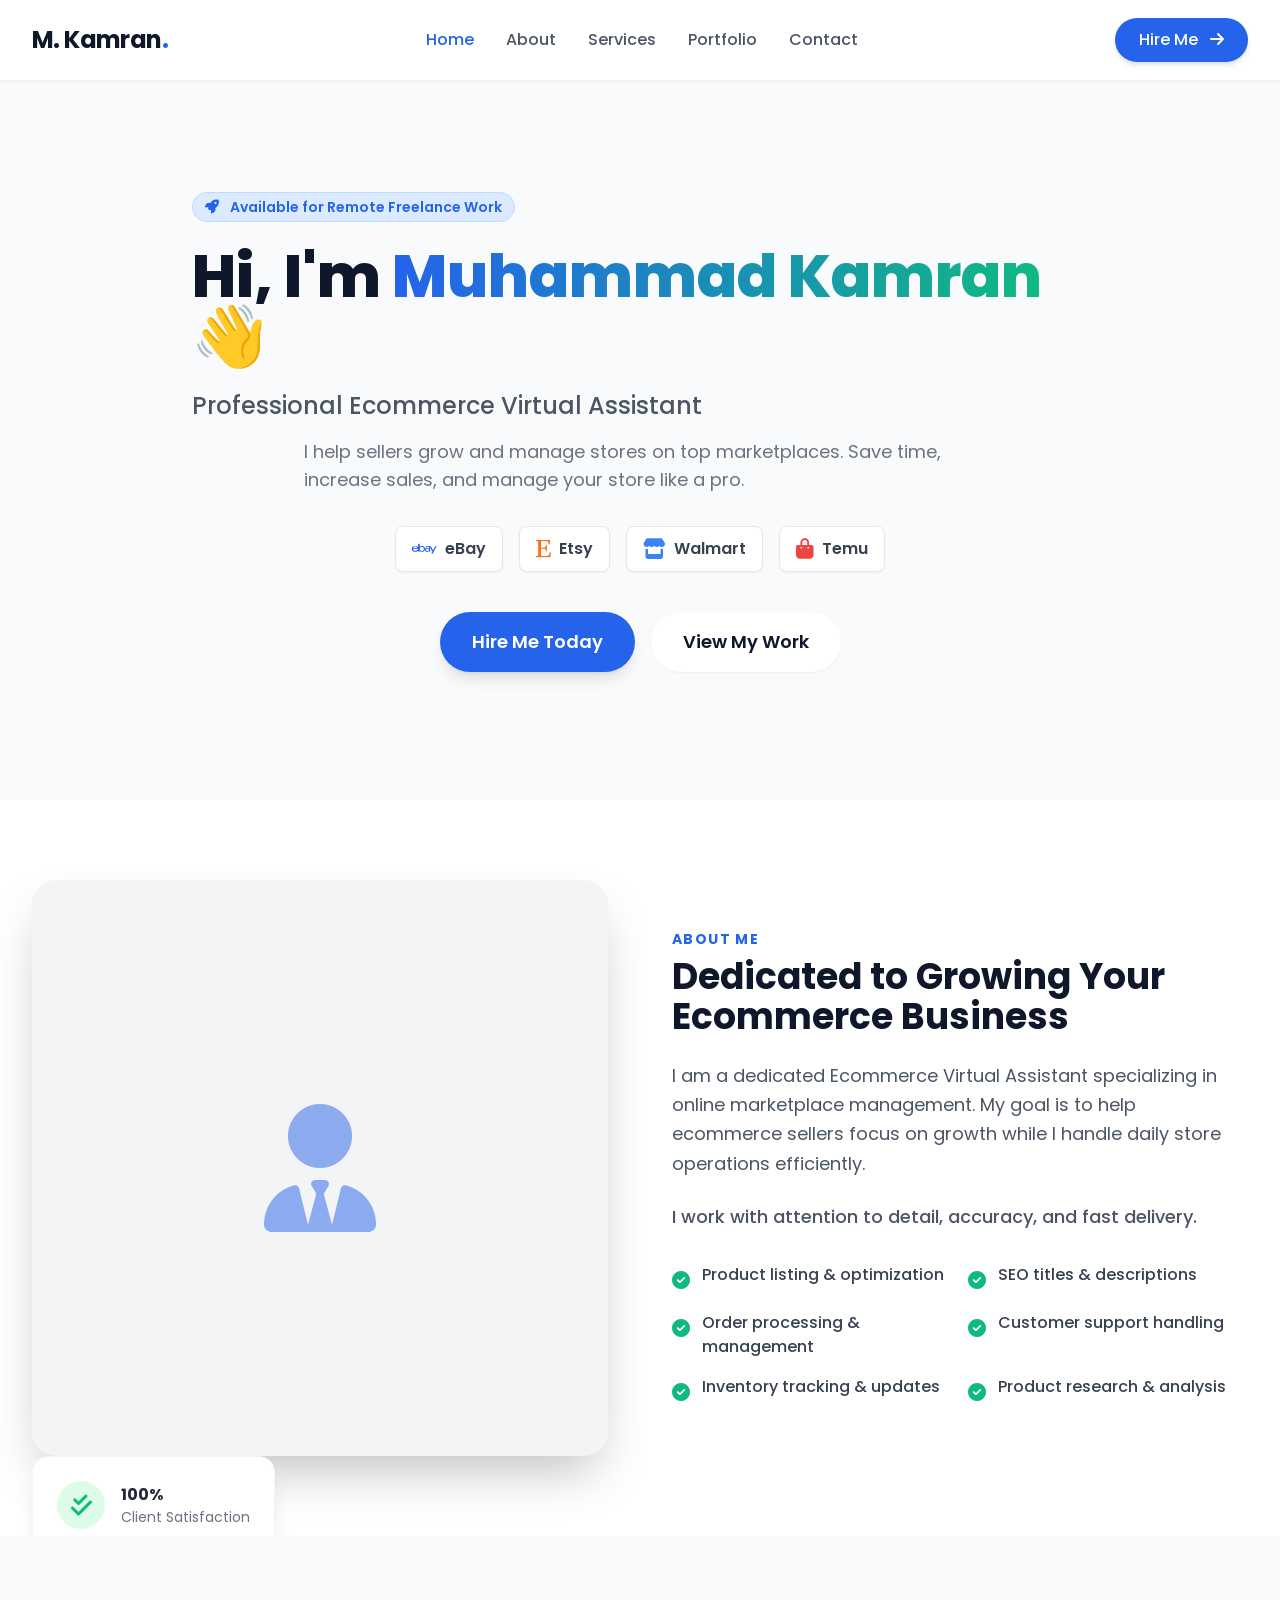
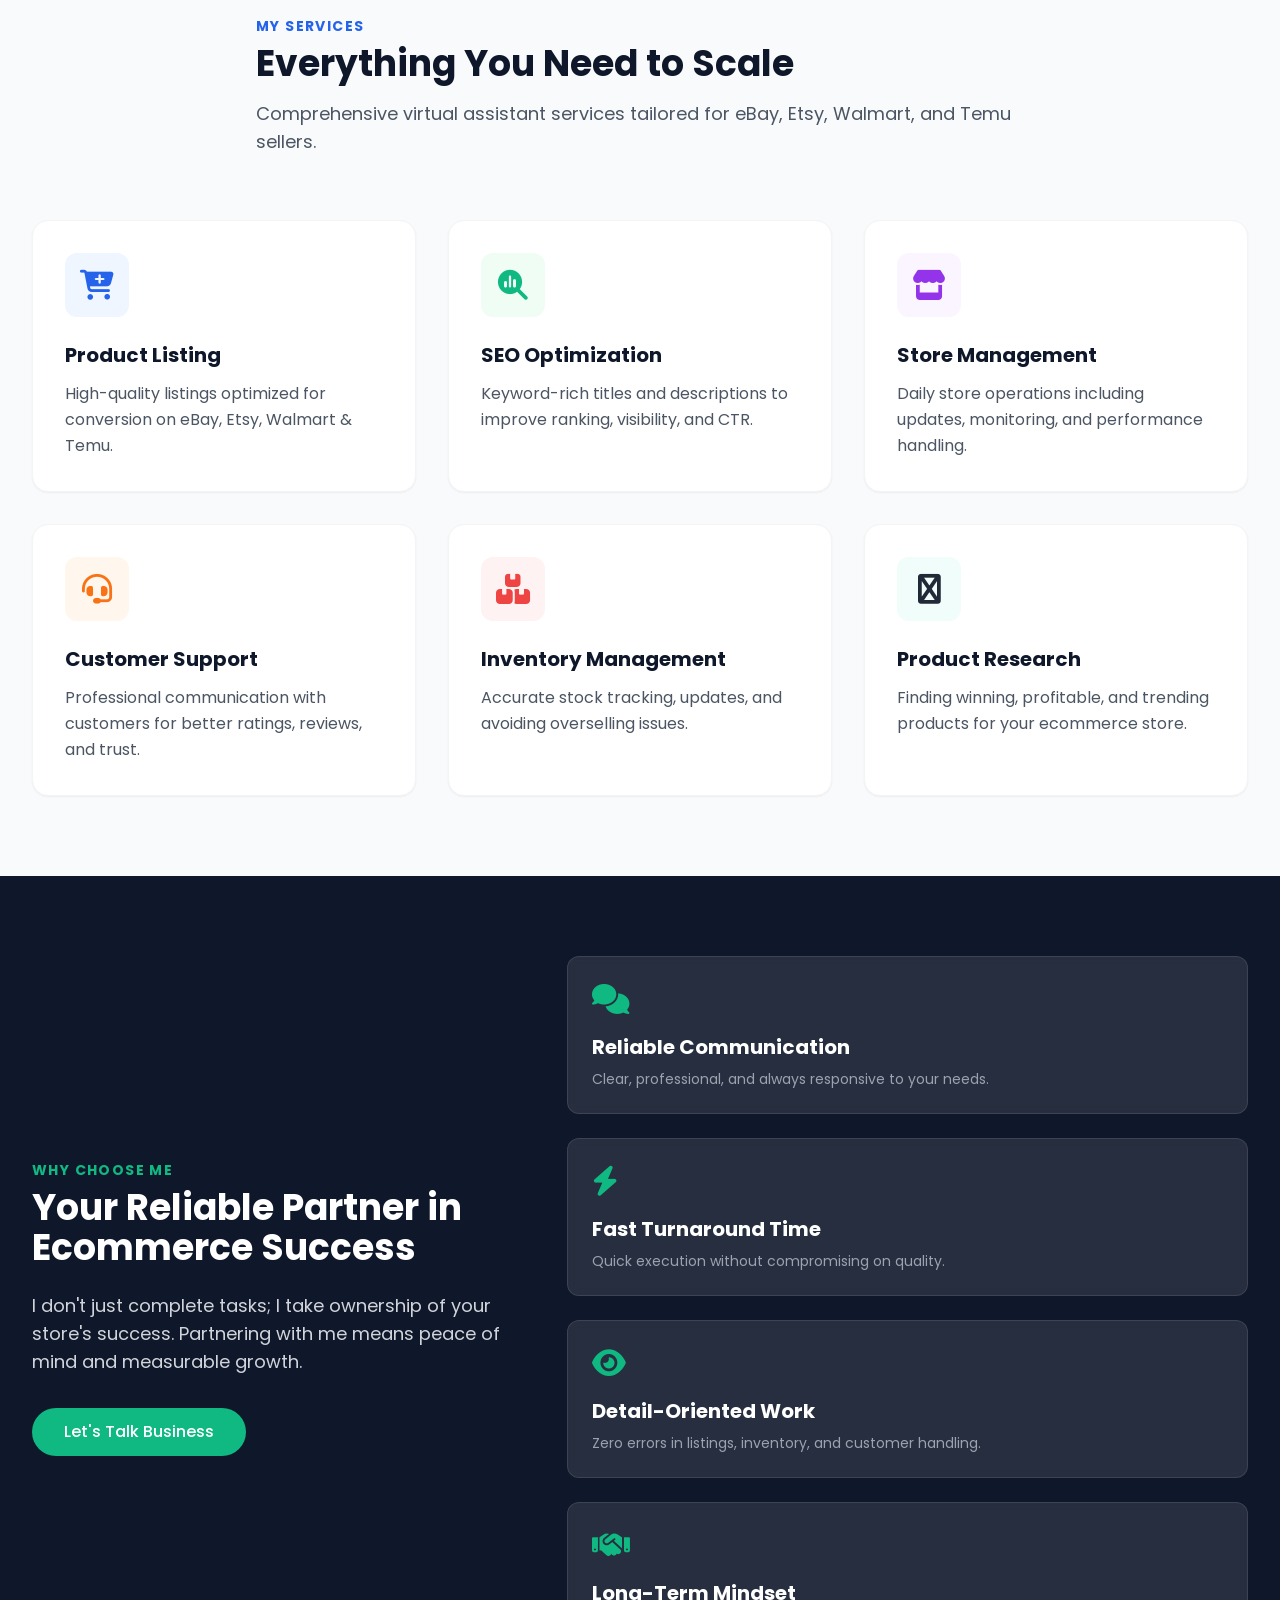
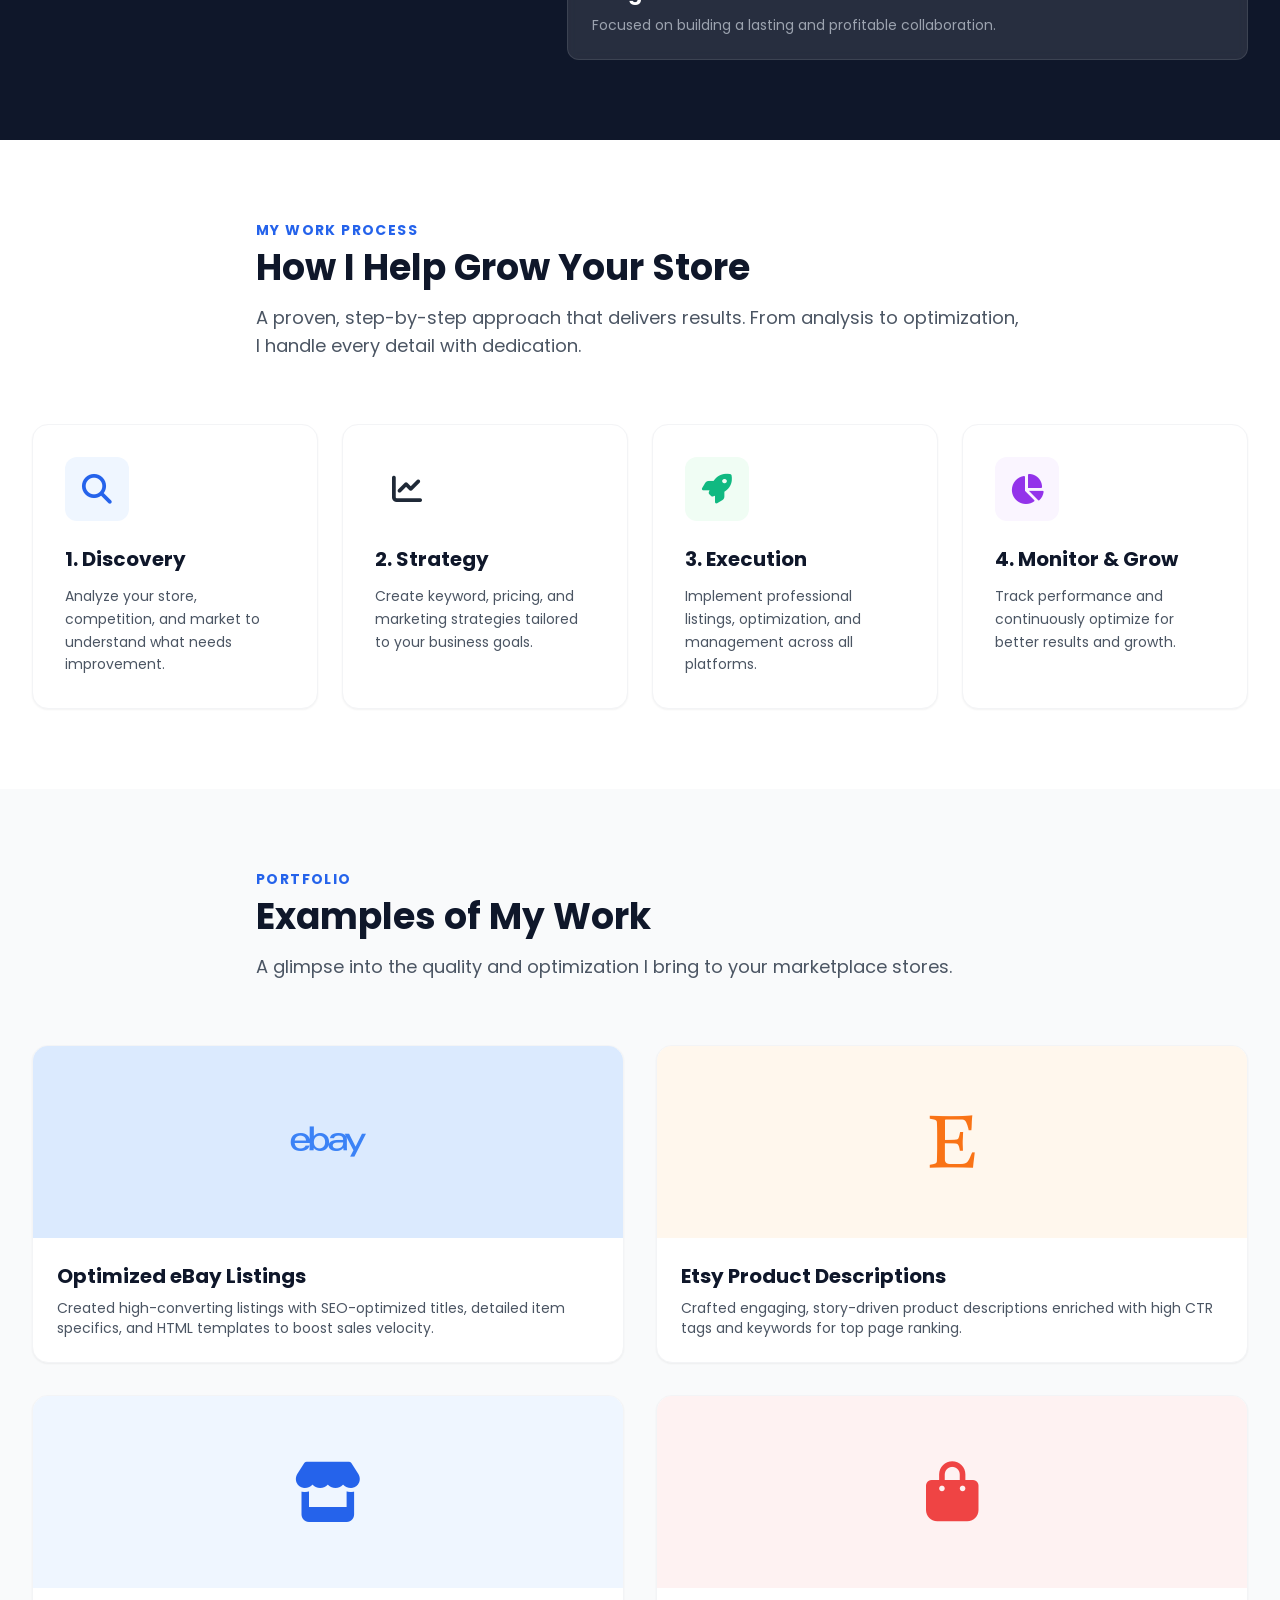
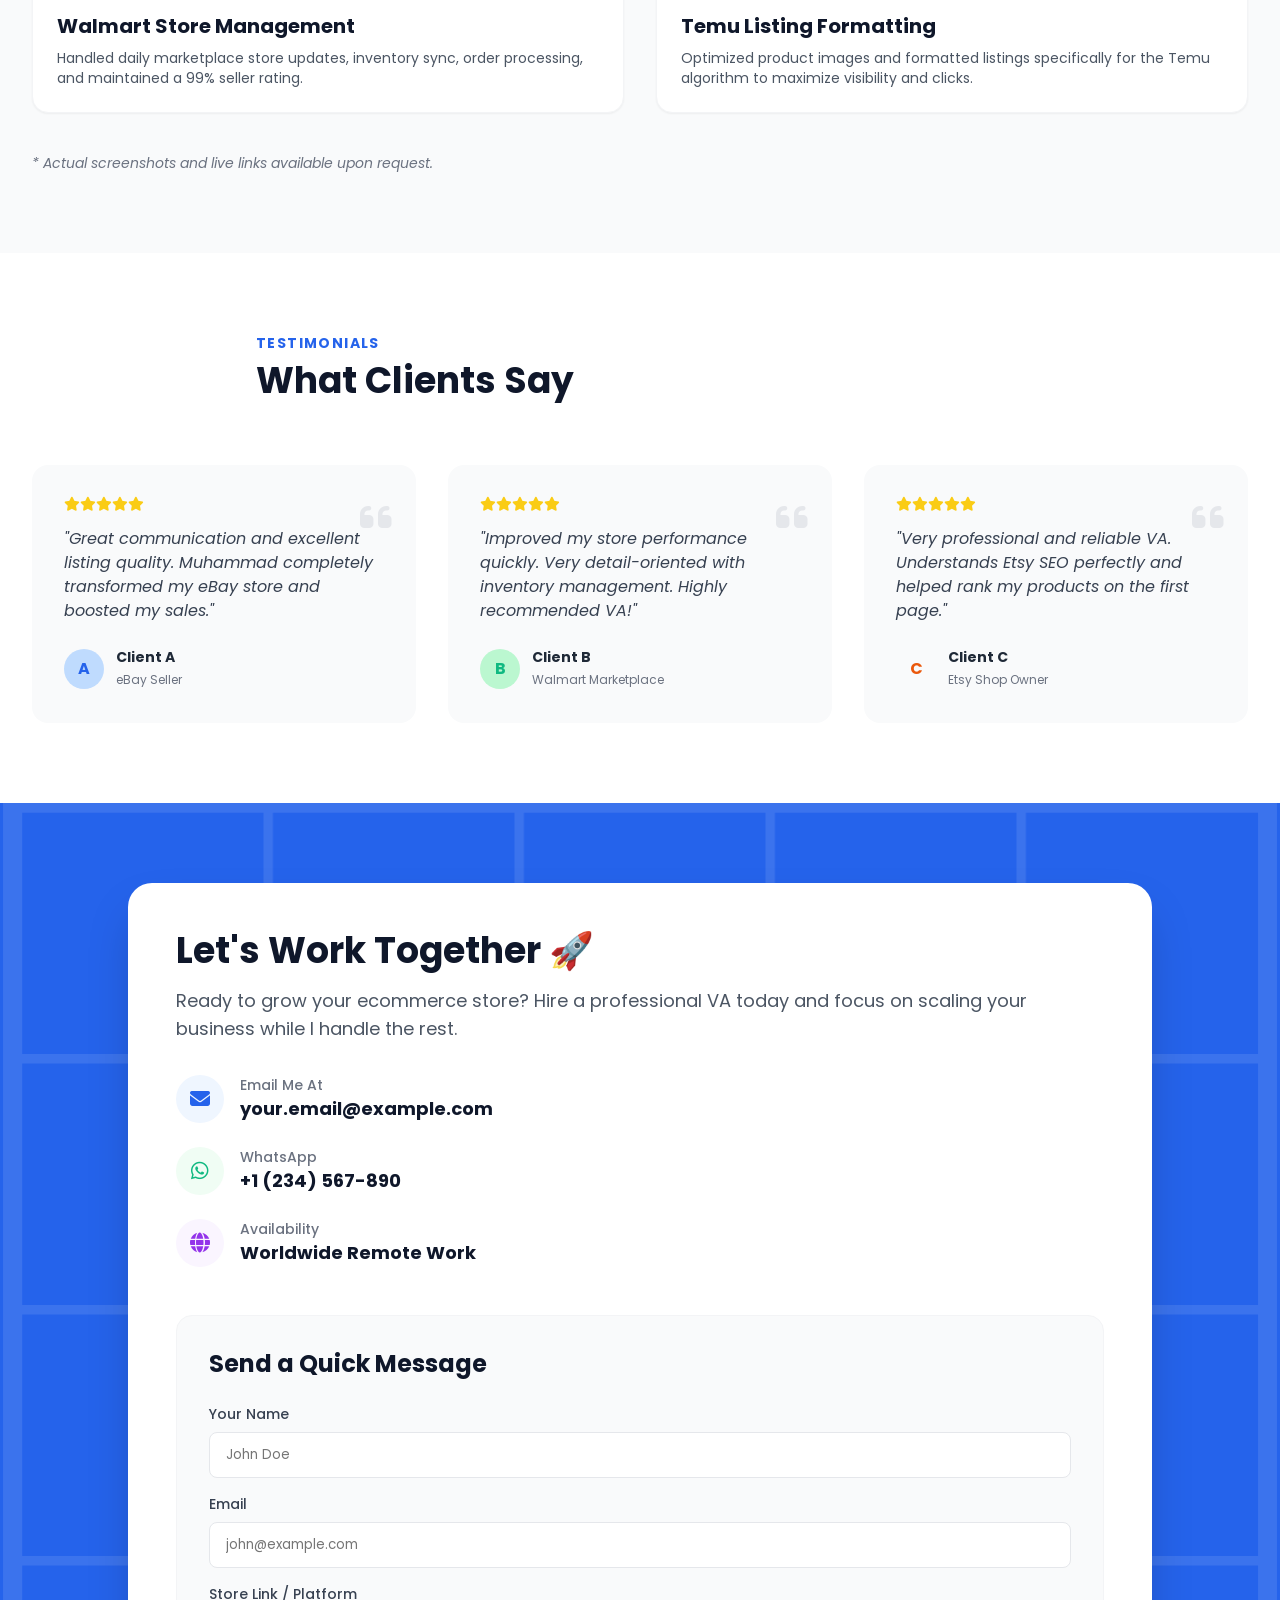
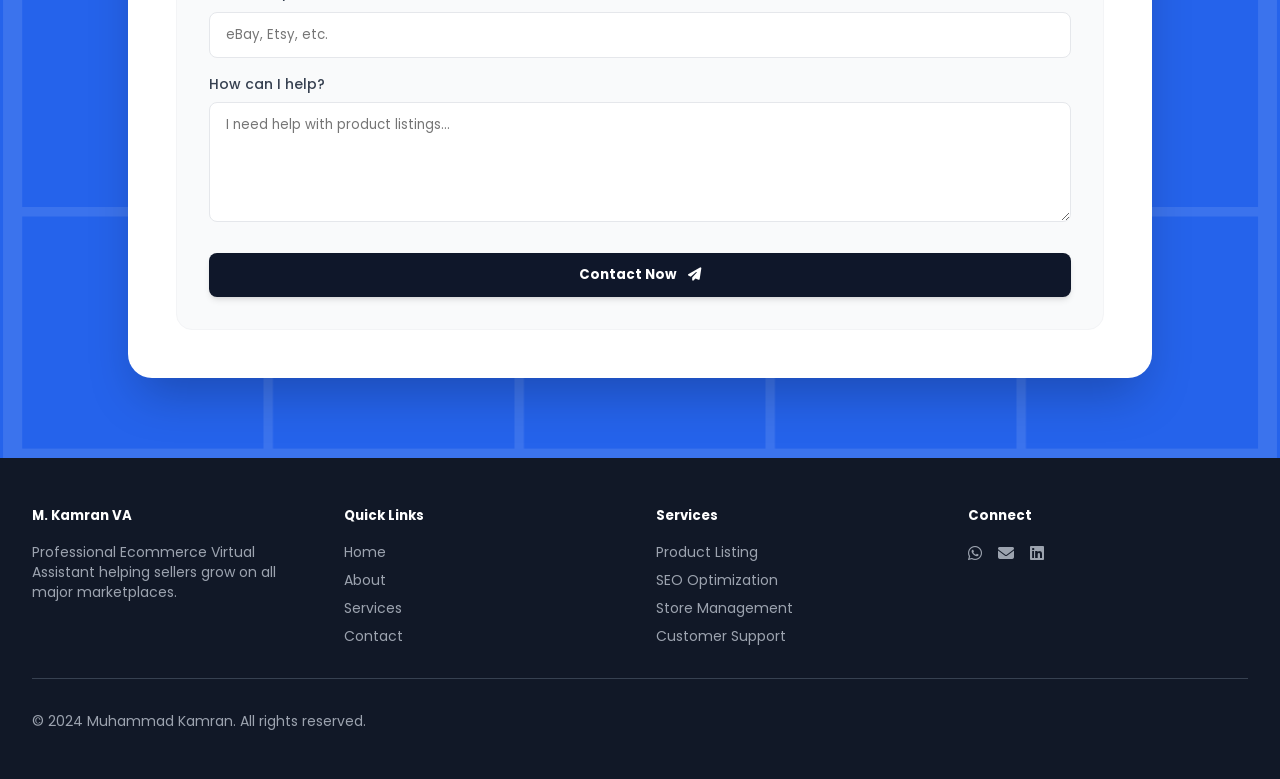
<file: index.html>
<!DOCTYPE html>
<html lang="en">
<head>
  <meta charset="UTF-8">
  <meta name="viewport" content="width=device-width, initial-scale=1.0">
  
  <title>Muhammad Kamran | Ecommerce Virtual Assistant</title>
  <meta name="description" content="Professional Ecommerce Virtual Assistant helping sellers grow and manage stores on eBay, Etsy, Walmart, and Temu. Save time and increase sales today.">
  <meta name="keywords" content="Ecommerce VA, Virtual Assistant, eBay VA, Etsy VA, Walmart VA, Temu VA, Product Listing, SEO Optimization, Store Management">
  <meta name="viewport" content="width=device-width, initial-scale=1.0">
  
  <!-- FontAwesome -->
  <link rel="stylesheet" href="https://cdnjs.cloudflare.com/ajax/libs/font-awesome/6.4.0/css/all.min.css">
  
  <!-- Google Fonts -->
  <link rel="preconnect" href="https://fonts.googleapis.com">
  <link rel="preconnect" href="https://fonts.gstatic.com" crossorigin>
  <link href="https://fonts.googleapis.com/css2?family=Poppins:wght@300;400;500;600;700;800&display=swap" rel="stylesheet">
  
  <!-- Custom Stylesheet -->
  <link rel="stylesheet" href="styles/styles.css">
</head>

<body class="bg-brand-light text-gray-800">

  <!-- Header / Navigation -->
  <header class="fixed w-full top-0 z-50 bg-white shadow-sm border-b border-gray-100" id="navbar">
    <div class="max-w-7xl mx-auto px-4 sm:px-6 lg:px-8">
      <div class="flex justify-between items-center h-20">
        <!-- Logo -->
        <div class="flex-shrink-0 flex items-center">
          <a class="text-2xl font-bold text-brand-dark tracking-tight" href="/">
            M. Kamran<span class="text-brand-blue">.</span>
          </a>
        </div>
        
        <!-- Desktop Menu -->
        <nav class="hidden md:flex space-x-8">
          <a class="text-gray-600 hover:text-brand-blue font-medium transition duration-300" href="#home">Home</a>
          <a class="text-gray-600 hover:text-brand-blue font-medium transition duration-300" href="#about">About</a>
          <a class="text-gray-600 hover:text-brand-blue font-medium transition duration-300" href="#services">Services</a>
          <a class="text-gray-600 hover:text-brand-blue font-medium transition duration-300" href="#portfolio">Portfolio</a>
          <a class="text-gray-600 hover:text-brand-blue font-medium transition duration-300" href="#contact">Contact</a>
        </nav>

        <!-- CTA Button Desktop -->
        <div class="hidden md:flex items-center">
          <a class="bg-brand-blue hover:bg-blue-700 text-white px-6 py-2.5 rounded-full font-medium transition duration-300 shadow-md hover:shadow-lg" href="#contact">
            Hire Me <i class="fa-solid fa-arrow-right ml-2"></i>
          </a>
        </div>

        <!-- Mobile Menu Button -->
        <div class="md:hidden flex items-center">
          <button class="text-gray-600 hover:text-brand-blue focus:outline-none" id="mobile-menu-btn">
            <i class="fa-solid fa-bars text-2xl"></i>
          </button>
        </div>
      </div>
    </div>

    <!-- Mobile Menu Panel -->
    <div class="hidden md:hidden bg-white border-t border-gray-100 shadow-lg absolute w-full" id="mobile-menu">
      <div class="px-4 pt-2 pb-6 space-y-2">
        <a class="block px-3 py-3 text-base font-medium text-gray-700 hover:text-brand-blue hover:bg-gray-50 rounded-md" href="#home">Home</a>
        <a class="block px-3 py-3 text-base font-medium text-gray-700 hover:text-brand-blue hover:bg-gray-50 rounded-md" href="#about">About</a>
        <a class="block px-3 py-3 text-base font-medium text-gray-700 hover:text-brand-blue hover:bg-gray-50 rounded-md" href="#services">Services</a>
        <a class="block px-3 py-3 text-base font-medium text-gray-700 hover:text-brand-blue hover:bg-gray-50 rounded-md" href="#portfolio">Portfolio</a>
        <a class="block px-3 py-3 text-base font-medium text-gray-700 hover:text-brand-blue hover:bg-gray-50 rounded-md" href="#contact">Contact</a>
        <a class="block w-full text-center mt-4 bg-brand-blue text-white px-6 py-3 rounded-md font-medium shadow-md" href="#contact">Hire Me</a>
      </div>
    </div>
  </header>

  <main>
    <!-- Hero Section -->
    <section class="relative pt-32 pb-20 lg:pt-48 lg:pb-32 overflow-hidden bg-gradient-to-br from-white to-blue-50" id="home">
      <div class="max-w-7xl mx-auto px-4 sm:px-6 lg:px-8 relative z-10">
        <div class="text-center max-w-4xl mx-auto">
          <span class="inline-block py-1 px-3 rounded-full bg-blue-100 text-brand-blue font-semibold text-sm mb-6 border border-blue-200">
            <i class="fa-solid fa-rocket mr-2"></i> Available for Remote Freelance Work
          </span>
          <h1 class="text-4xl md:text-5xl lg:text-6xl font-extrabold text-brand-dark leading-tight mb-6">
            Hi, I'm <span class="text-gradient">Muhammad Kamran</span> 👋
          </h1>
          <p class="text-xl md:text-2xl font-medium text-gray-600 mb-4">
            Professional Ecommerce Virtual Assistant
          </p>
          <p class="text-lg text-gray-500 mb-8 max-w-2xl mx-auto">
            I help sellers grow and manage stores on top marketplaces. Save time, increase sales, and manage your store like a pro.
          </p>
          
          <!-- Platform Badges -->
          <div class="flex flex-wrap justify-center gap-4 mb-10">
            <span class="px-4 py-2 bg-white shadow-sm border border-gray-200 rounded-lg font-semibold text-gray-700 flex items-center"><i class="fa-brands fa-ebay text-xl text-blue-600 mr-2"></i> eBay</span>
            <span class="px-4 py-2 bg-white shadow-sm border border-gray-200 rounded-lg font-semibold text-gray-700 flex items-center"><i class="fa-brands fa-etsy text-xl text-orange-500 mr-2"></i> Etsy</span>
            <span class="px-4 py-2 bg-white shadow-sm border border-gray-200 rounded-lg font-semibold text-gray-700 flex items-center"><i class="fa-solid fa-store text-xl text-blue-500 mr-2"></i> Walmart</span>
            <span class="px-4 py-2 bg-white shadow-sm border border-gray-200 rounded-lg font-semibold text-gray-700 flex items-center"><i class="fa-solid fa-bag-shopping text-xl text-red-500 mr-2"></i> Temu</span>
          </div>

          <div class="flex flex-col sm:flex-row justify-center items-center gap-4">
            <a class="w-full sm:w-auto px-8 py-4 bg-brand-blue hover:bg-blue-700 text-white rounded-full font-semibold text-lg transition duration-300 shadow-lg hover:shadow-xl transform hover:-translate-y-1" href="#contact">
              Hire Me Today
            </a>
            <a class="w-full sm:w-auto px-8 py-4 bg-white hover:bg-gray-50 text-brand-dark border-2 border-gray-200 rounded-full font-semibold text-lg transition duration-300 shadow-sm hover:shadow-md" href="#portfolio">
              View My Work
            </a>
          </div>
        </div>
      </div>
      
      <!-- Decorative Background Elements -->
      <div class="blob blob1"></div>
      <div class="blob blob2"></div>
    </section>

    <!-- About Section -->
    <section class="py-20 bg-white" id="about">
      <div class="max-w-7xl mx-auto px-4 sm:px-6 lg:px-8">
        <div class="flex flex-col lg:flex-row items-center gap-16">
          <!-- Image/Illustration Placeholder -->
          <div class="w-full lg-w-half relative">
            <div class="aspect-square md:aspect-video lg:aspect-square bg-gray-100 rounded-3xl overflow-hidden relative shadow-2xl">
              <div class="absolute inset-0 bg-gradient-to-tr from-brand-blue/20 to-brand-green/20"></div>
              <div class="absolute inset-0 flex items-center justify-center text-brand-blue">
                <i class="fa-solid fa-user-tie text-9xl opacity-50"></i>
              </div>
            </div>
            
            <!-- Floating Badge -->
            <div class="absolute -bottom-6 -right-6 bg-white p-6 rounded-2xl shadow-xl border border-gray-100">
              <div class="flex items-center gap-4">
                <div class="w-12 h-12 bg-green-100 text-brand-green rounded-full flex items-center justify-center text-2xl">
                  <i class="fa-solid fa-check-double"></i>
                </div>
                <div>
                  <h4 class="font-bold text-gray-800">100%</h4>
                  <p class="text-sm text-gray-500">Client Satisfaction</p>
                </div>
              </div>
            </div>
          </div>

          <!-- Text Content -->
          <div class="w-full lg-w-half">
            <h2 class="text-sm font-bold text-brand-blue tracking-widest uppercase mb-2">About Me</h2>
            <h3 class="text-3xl md:text-4xl font-bold text-brand-dark mb-6">Dedicated to Growing Your Ecommerce Business</h3>
            <p class="text-gray-600 text-lg mb-6 leading-relaxed">
              I am a dedicated Ecommerce Virtual Assistant specializing in online marketplace management. My goal is to help ecommerce sellers focus on growth while I handle daily store operations efficiently.
            </p>
            <p class="text-gray-600 text-lg mb-8 leading-relaxed font-medium">
              I work with attention to detail, accuracy, and fast delivery.
            </p>
            
            <div class="grid grid-cols-1 md:grid-cols-2 gap-4">
              <div class="flex items-start">
                <i class="fa-solid fa-circle-check text-brand-green mt-1 mr-3 text-lg"></i>
                <span class="text-gray-700 font-medium">Product listing &amp; optimization</span>
              </div>
              <div class="flex items-start">
                <i class="fa-solid fa-circle-check text-brand-green mt-1 mr-3 text-lg"></i>
                <span class="text-gray-700 font-medium">SEO titles &amp; descriptions</span>
              </div>
              <div class="flex items-start">
                <i class="fa-solid fa-circle-check text-brand-green mt-1 mr-3 text-lg"></i>
                <span class="text-gray-700 font-medium">Order processing &amp; management</span>
              </div>
              <div class="flex items-start">
                <i class="fa-solid fa-circle-check text-brand-green mt-1 mr-3 text-lg"></i>
                <span class="text-gray-700 font-medium">Customer support handling</span>
              </div>
              <div class="flex items-start">
                <i class="fa-solid fa-circle-check text-brand-green mt-1 mr-3 text-lg"></i>
                <span class="text-gray-700 font-medium">Inventory tracking &amp; updates</span>
              </div>
              <div class="flex items-start">
                <i class="fa-solid fa-circle-check text-brand-green mt-1 mr-3 text-lg"></i>
                <span class="text-gray-700 font-medium">Product research &amp; analysis</span>
              </div>
            </div>
          </div>
        </div>
      </div>
    </section>

    <!-- Services Section -->
    <section class="py-20 bg-gray-50" id="services">
      <div class="max-w-7xl mx-auto px-4 sm:px-6 lg:px-8">
        <div class="text-center max-w-3xl mx-auto mb-16">
          <h2 class="text-sm font-bold text-brand-blue tracking-widest uppercase mb-2">My Services</h2>
          <h3 class="text-3xl md:text-4xl font-bold text-brand-dark mb-4">Everything You Need to Scale</h3>
          <p class="text-gray-600 text-lg">Comprehensive virtual assistant services tailored for eBay, Etsy, Walmart, and Temu sellers.</p>
        </div>

        <div class="grid grid-cols-1 md:grid-cols-2 lg:grid-cols-3 gap-8">
          <!-- Service 1 -->
          <a href="pages/product-listing.html" class="bg-white p-8 rounded-2xl shadow-sm hover:shadow-xl transition duration-300 border border-gray-100 group block">
            <div class="w-16 h-16 bg-blue-50 text-brand-blue rounded-xl flex items-center justify-center text-3xl mb-6 group-hover:bg-brand-blue group-hover:text-white transition duration-300">
              <i class="fa-solid fa-cart-plus"></i>
            </div>
            <h4 class="text-xl font-bold text-brand-dark mb-3">Product Listing</h4>
            <p class="text-gray-600 leading-relaxed">High-quality listings optimized for conversion on eBay, Etsy, Walmart &amp; Temu.</p>
          </a>

          <!-- Service 2 -->
          <a href="pages/seo-optimization.html" class="bg-white p-8 rounded-2xl shadow-sm hover:shadow-xl transition duration-300 border border-gray-100 group block">
            <div class="w-16 h-16 bg-green-50 text-brand-green rounded-xl flex items-center justify-center text-3xl mb-6 group-hover:bg-brand-green group-hover:text-white transition duration-300">
              <i class="fa-solid fa-magnifying-glass-chart"></i>
            </div>
            <h4 class="text-xl font-bold text-brand-dark mb-3">SEO Optimization</h4>
            <p class="text-gray-600 leading-relaxed">Keyword-rich titles and descriptions to improve ranking, visibility, and CTR.</p>
          </a>

          <!-- Service 3 -->
          <a href="pages/store-management.html" class="bg-white p-8 rounded-2xl shadow-sm hover:shadow-xl transition duration-300 border border-gray-100 group block">
            <div class="w-16 h-16 bg-purple-50 text-purple-600 rounded-xl flex items-center justify-center text-3xl mb-6 group-hover:bg-purple-600 group-hover:text-white transition duration-300">
              <i class="fa-solid fa-store"></i>
            </div>
            <h4 class="text-xl font-bold text-brand-dark mb-3">Store Management</h4>
            <p class="text-gray-600 leading-relaxed">Daily store operations including updates, monitoring, and performance handling.</p>
          </a>

          <!-- Service 4 -->
          <a href="pages/customer-support.html" class="bg-white p-8 rounded-2xl shadow-sm hover:shadow-xl transition duration-300 border border-gray-100 group block">
            <div class="w-16 h-16 bg-orange-50 text-orange-500 rounded-xl flex items-center justify-center text-3xl mb-6 group-hover:bg-orange-500 group-hover:text-white transition duration-300">
              <i class="fa-solid fa-headset"></i>
            </div>
            <h4 class="text-xl font-bold text-brand-dark mb-3">Customer Support</h4>
            <p class="text-gray-600 leading-relaxed">Professional communication with customers for better ratings, reviews, and trust.</p>
          </a>

          <!-- Service 5 -->
          <div class="bg-white p-8 rounded-2xl shadow-sm hover:shadow-xl transition duration-300 border border-gray-100 group">
            <div class="w-16 h-16 bg-red-50 text-red-500 rounded-xl flex items-center justify-center text-3xl mb-6 group-hover:bg-red-500 group-hover:text-white transition duration-300">
              <i class="fa-solid fa-boxes-stacked"></i>
            </div>
            <h4 class="text-xl font-bold text-brand-dark mb-3">Inventory Management</h4>
            <p class="text-gray-600 leading-relaxed">Accurate stock tracking, updates, and avoiding overselling issues.</p>
          </div>

          <!-- Service 6 -->
          <div class="bg-white p-8 rounded-2xl shadow-sm hover:shadow-xl transition duration-300 border border-gray-100 group">
            <div class="w-16 h-16 bg-teal-50 text-teal-600 rounded-xl flex items-center justify-center text-3xl mb-6 group-hover:bg-teal-600 group-hover:text-white transition duration-300">
              <i class="fa-solid fa-searchengin"></i>
            </div>
            <h4 class="text-xl font-bold text-brand-dark mb-3">Product Research</h4>
            <p class="text-gray-600 leading-relaxed">Finding winning, profitable, and trending products for your ecommerce store.</p>
          </div>
        </div>
      </div>
    </section>

    <!-- Why Choose Me Section -->
    <section class="py-20 bg-brand-dark text-white">
      <div class="max-w-7xl mx-auto px-4 sm:px-6 lg:px-8">
        <div class="flex flex-col lg:flex-row items-center gap-12">
          <div class="w-full lg-w-5-12">
            <h2 class="text-sm font-bold text-brand-green tracking-widest uppercase mb-2">Why Choose Me</h2>
            <h3 class="text-3xl md:text-4xl font-bold mb-6">Your Reliable Partner in Ecommerce Success</h3>
            <p class="text-gray-300 text-lg mb-8">I don't just complete tasks; I take ownership of your store's success. Partnering with me means peace of mind and measurable growth.</p>
            <a class="inline-block bg-brand-green hover:bg-green-600 text-white px-8 py-3 rounded-full font-medium transition duration-300" href="#contact">
              Let's Talk Business
            </a>
          </div>
          
          <div class="w-full lg-w-7-12">
            <div class="grid grid-cols-1 sm:grid-cols-2 gap-6">
              <div class="bg-white/10 p-6 rounded-xl border border-white/10 backdrop-blur-sm">
                <i class="fa-solid fa-comments text-brand-green text-3xl mb-4"></i>
                <h4 class="text-xl font-bold mb-2">Reliable Communication</h4>
                <p class="text-gray-400 text-sm">Clear, professional, and always responsive to your needs.</p>
              </div>
              <div class="bg-white/10 p-6 rounded-xl border border-white/10 backdrop-blur-sm">
                <i class="fa-solid fa-bolt text-brand-green text-3xl mb-4"></i>
                <h4 class="text-xl font-bold mb-2">Fast Turnaround Time</h4>
                <p class="text-gray-400 text-sm">Quick execution without compromising on quality.</p>
              </div>
              <div class="bg-white/10 p-6 rounded-xl border border-white/10 backdrop-blur-sm">
                <i class="fa-solid fa-eye text-brand-green text-3xl mb-4"></i>
                <h4 class="text-xl font-bold mb-2">Detail-Oriented Work</h4>
                <p class="text-gray-400 text-sm">Zero errors in listings, inventory, and customer handling.</p>
              </div>
              <div class="bg-white/10 p-6 rounded-xl border border-white/10 backdrop-blur-sm">
                <i class="fa-solid fa-handshake text-brand-green text-3xl mb-4"></i>
                <h4 class="text-xl font-bold mb-2">Long-Term Mindset</h4>
                <p class="text-gray-400 text-sm">Focused on building a lasting and profitable collaboration.</p>
              </div>
            </div>
          </div>
        </div>
      </div>
    </section>

    <!-- Work Process Section -->
    <section class="py-20 bg-white" id="process">
      <div class="max-w-7xl mx-auto px-4 sm:px-6 lg:px-8">
        <div class="text-center max-w-3xl mx-auto mb-16">
          <h2 class="text-sm font-bold text-brand-blue tracking-widest uppercase mb-2">My Work Process</h2>
          <h3 class="text-3xl md:text-4xl font-bold text-brand-dark mb-4">How I Help Grow Your Store</h3>
          <p class="text-gray-600 text-lg">A proven, step-by-step approach that delivers results. From analysis to optimization, I handle every detail with dedication.</p>
        </div>

        <div class="grid grid-cols-1 md:grid-cols-4 gap-6">
          <!-- Step 1 -->
          <div class="bg-white p-8 rounded-2xl shadow-sm hover:shadow-xl transition duration-300 border border-gray-100 group">
            <div class="w-16 h-16 bg-blue-50 text-brand-blue rounded-xl flex items-center justify-center text-3xl mb-6 group-hover:bg-brand-blue group-hover:text-white transition duration-300">
              <i class="fa-solid fa-magnifying-glass"></i>
            </div>
            <h4 class="text-xl font-bold text-brand-dark mb-3">1. Discovery</h4>
            <p class="text-gray-600 leading-relaxed text-sm">Analyze your store, competition, and market to understand what needs improvement.</p>
          </div>

          <!-- Step 2 -->
          <div class="bg-white p-8 rounded-2xl shadow-sm hover:shadow-xl transition duration-300 border border-gray-100 group">
            <div class="w-16 h-16 bg-cyan-50 text-cyan-600 rounded-xl flex items-center justify-center text-3xl mb-6 group-hover:bg-cyan-600 group-hover:text-white transition duration-300">
              <i class="fa-solid fa-chart-line"></i>
            </div>
            <h4 class="text-xl font-bold text-brand-dark mb-3">2. Strategy</h4>
            <p class="text-gray-600 leading-relaxed text-sm">Create keyword, pricing, and marketing strategies tailored to your business goals.</p>
          </div>

          <!-- Step 3 -->
          <div class="bg-white p-8 rounded-2xl shadow-sm hover:shadow-xl transition duration-300 border border-gray-100 group">
            <div class="w-16 h-16 bg-green-50 text-brand-green rounded-xl flex items-center justify-center text-3xl mb-6 group-hover:bg-brand-green group-hover:text-white transition duration-300">
              <i class="fa-solid fa-rocket"></i>
            </div>
            <h4 class="text-xl font-bold text-brand-dark mb-3">3. Execution</h4>
            <p class="text-gray-600 leading-relaxed text-sm">Implement professional listings, optimization, and management across all platforms.</p>
          </div>

          <!-- Step 4 -->
          <div class="bg-white p-8 rounded-2xl shadow-sm hover:shadow-xl transition duration-300 border border-gray-100 group">
            <div class="w-16 h-16 bg-purple-50 text-purple-600 rounded-xl flex items-center justify-center text-3xl mb-6 group-hover:bg-purple-600 group-hover:text-white transition duration-300">
              <i class="fa-solid fa-chart-pie"></i>
            </div>
            <h4 class="text-xl font-bold text-brand-dark mb-3">4. Monitor & Grow</h4>
            <p class="text-gray-600 leading-relaxed text-sm">Track performance and continuously optimize for better results and growth.</p>
          </div>
        </div>
      </div>
    </section>

    <!-- Portfolio Section -->
    <section class="py-20 bg-gray-50" id="portfolio">
      <div class="max-w-7xl mx-auto px-4 sm:px-6 lg:px-8">
        <div class="text-center max-w-3xl mx-auto mb-16">
          <h2 class="text-sm font-bold text-brand-blue tracking-widest uppercase mb-2">Portfolio</h2>
          <h3 class="text-3xl md:text-4xl font-bold text-brand-dark mb-4">Examples of My Work</h3>
          <p class="text-gray-600 text-lg">A glimpse into the quality and optimization I bring to your marketplace stores.</p>
        </div>

        <div class="grid grid-cols-1 md:grid-cols-2 gap-8">
          <!-- Portfolio Item 1 -->
          <a href="pages/ebay.html" class="bg-white rounded-2xl overflow-hidden shadow-sm hover:shadow-xl transition duration-300 group border border-gray-100 block hover:no-underline">
            <div class="h-48 bg-blue-100 flex items-center justify-center relative overflow-hidden">
              <i class="fa-brands fa-ebay text-6xl text-blue-500 group-hover:scale-110 transition duration-300"></i>
              <div class="absolute inset-0 bg-black/50 flex items-center justify-center opacity-0 group-hover:opacity-100 transition duration-300">
                <span class="text-white font-medium border border-white px-4 py-2 rounded-full">View Details</span>
              </div>
            </div>
            <div class="p-6">
              <h4 class="text-xl font-bold text-brand-dark mb-2">Optimized eBay Listings</h4>
              <p class="text-gray-600 text-sm">Created high-converting listings with SEO-optimized titles, detailed item specifics, and HTML templates to boost sales velocity.</p>
            </div>
          </a>

          <!-- Portfolio Item 2 -->
          <a href="pages/etsy.html" class="bg-white rounded-2xl overflow-hidden shadow-sm hover:shadow-xl transition duration-300 group border border-gray-100 block hover:no-underline">
            <div class="h-48 bg-orange-50 flex items-center justify-center relative overflow-hidden">
              <i class="fa-brands fa-etsy text-6xl text-orange-500 group-hover:scale-110 transition duration-300"></i>
              <div class="absolute inset-0 bg-black/50 flex items-center justify-center opacity-0 group-hover:opacity-100 transition duration-300">
                <span class="text-white font-medium border border-white px-4 py-2 rounded-full">View Details</span>
              </div>
            </div>
            <div class="p-6">
              <h4 class="text-xl font-bold text-brand-dark mb-2">Etsy Product Descriptions</h4>
              <p class="text-gray-600 text-sm">Crafted engaging, story-driven product descriptions enriched with high CTR tags and keywords for top page ranking.</p>
            </div>
          </a>

          <!-- Portfolio Item 3 -->
          <a href="pages/walmart.html" class="bg-white rounded-2xl overflow-hidden shadow-sm hover:shadow-xl transition duration-300 group border border-gray-100 block hover:no-underline">
            <div class="h-48 bg-blue-50 flex items-center justify-center relative overflow-hidden">
              <i class="fa-solid fa-store text-6xl text-blue-600 group-hover:scale-110 transition duration-300"></i>
              <div class="absolute inset-0 bg-black/50 flex items-center justify-center opacity-0 group-hover:opacity-100 transition duration-300">
                <span class="text-white font-medium border border-white px-4 py-2 rounded-full">View Details</span>
              </div>
            </div>
            <div class="p-6">
              <h4 class="text-xl font-bold text-brand-dark mb-2">Walmart Store Management</h4>
              <p class="text-gray-600 text-sm">Handled daily marketplace store updates, inventory sync, order processing, and maintained a 99% seller rating.</p>
            </div>
          </a>

          <!-- Portfolio Item 4 -->
          <a href="pages/temu.html" class="bg-white rounded-2xl overflow-hidden shadow-sm hover:shadow-xl transition duration-300 group border border-gray-100 block hover:no-underline">
            <div class="h-48 bg-red-50 flex items-center justify-center relative overflow-hidden">
              <i class="fa-solid fa-bag-shopping text-6xl text-red-500 group-hover:scale-110 transition duration-300"></i>
              <div class="absolute inset-0 bg-black/50 flex items-center justify-center opacity-0 group-hover:opacity-100 transition duration-300">
                <span class="text-white font-medium border border-white px-4 py-2 rounded-full">View Details</span>
              </div>
            </div>
            <div class="p-6">
              <h4 class="text-xl font-bold text-brand-dark mb-2">Temu Listing Formatting</h4>
              <p class="text-gray-600 text-sm">Optimized product images and formatted listings specifically for the Temu algorithm to maximize visibility and clicks.</p>
            </div>
          </a>
        </div>
        
        <div class="mt-10 text-center">
          <p class="text-sm text-gray-500 italic">* Actual screenshots and live links available upon request.</p>
        </div>
      </div>
    </section>

    <!-- Testimonials Section -->
    <section class="py-20 bg-white">
      <div class="max-w-7xl mx-auto px-4 sm:px-6 lg:px-8">
        <div class="text-center max-w-3xl mx-auto mb-16">
          <h2 class="text-sm font-bold text-brand-blue tracking-widest uppercase mb-2">Testimonials</h2>
          <h3 class="text-3xl md:text-4xl font-bold text-brand-dark mb-4">What Clients Say</h3>
        </div>

        <div class="grid grid-cols-1 md:grid-cols-3 gap-8">
          <!-- Review 1 -->
          <div class="bg-gray-50 p-8 rounded-2xl relative">
            <i class="fa-solid fa-quote-left text-4xl text-gray-200 absolute top-6 right-6"></i>
            <div class="flex text-yellow-400 mb-4 text-sm">
              <i class="fa-solid fa-star"></i><i class="fa-solid fa-star"></i><i class="fa-solid fa-star"></i><i class="fa-solid fa-star"></i><i class="fa-solid fa-star"></i>
            </div>
            <p class="text-gray-700 italic mb-6">&quot;Great communication and excellent listing quality. Muhammad completely transformed my eBay store and boosted my sales.&quot;</p>
            <div class="flex items-center gap-3">
              <div class="w-10 h-10 bg-blue-200 rounded-full flex items-center justify-center font-bold text-brand-blue">A</div>
              <div>
                <h5 class="font-bold text-sm text-gray-800">Client A</h5>
                <span class="text-xs text-gray-500">eBay Seller</span>
              </div>
            </div>
          </div>
          
          <!-- Review 2 -->
          <div class="bg-gray-50 p-8 rounded-2xl relative">
            <i class="fa-solid fa-quote-left text-4xl text-gray-200 absolute top-6 right-6"></i>
            <div class="flex text-yellow-400 mb-4 text-sm">
              <i class="fa-solid fa-star"></i><i class="fa-solid fa-star"></i><i class="fa-solid fa-star"></i><i class="fa-solid fa-star"></i><i class="fa-solid fa-star"></i>
            </div>
            <p class="text-gray-700 italic mb-6">&quot;Improved my store performance quickly. Very detail-oriented with inventory management. Highly recommended VA!&quot;</p>
            <div class="flex items-center gap-3">
              <div class="w-10 h-10 bg-green-200 rounded-full flex items-center justify-center font-bold text-brand-green">B</div>
              <div>
                <h5 class="font-bold text-sm text-gray-800">Client B</h5>
                <span class="text-xs text-gray-500">Walmart Marketplace</span>
              </div>
            </div>
          </div>

          <!-- Review 3 -->
          <div class="bg-gray-50 p-8 rounded-2xl relative">
            <i class="fa-solid fa-quote-left text-4xl text-gray-200 absolute top-6 right-6"></i>
            <div class="flex text-yellow-400 mb-4 text-sm">
              <i class="fa-solid fa-star"></i><i class="fa-solid fa-star"></i><i class="fa-solid fa-star"></i><i class="fa-solid fa-star"></i><i class="fa-solid fa-star"></i>
            </div>
            <p class="text-gray-700 italic mb-6">&quot;Very professional and reliable VA. Understands Etsy SEO perfectly and helped rank my products on the first page.&quot;</p>
            <div class="flex items-center gap-3">
              <div class="w-10 h-10 bg-orange-200 rounded-full flex items-center justify-center font-bold text-orange-600">C</div>
              <div>
                <h5 class="font-bold text-sm text-gray-800">Client C</h5>
                <span class="text-xs text-gray-500">Etsy Shop Owner</span>
              </div>
            </div>
          </div>
        </div>
      </div>
    </section>

    <!-- Contact & CTA Section -->
    <section class="py-20 bg-brand-blue relative overflow-hidden" id="contact">
      <!-- Background Pattern -->
      <div class="absolute inset-0 opacity-10">
        <svg fill="none" height="100%" stroke="white" stroke-width="1.5" viewBox="0 0 100 100" width="100%">
          <pattern height="20" id="grid" patternUnits="userSpaceOnUse" width="20">
            <path d="M 20 0 L 0 0 0 20"/>
          </pattern>
          <rect fill="url(#grid)" height="100%" width="100%"/>
        </svg>
      </div>

      <div class="max-w-7xl mx-auto px-4 sm:px-6 lg:px-8 relative z-10">
        <div class="bg-white rounded-3xl p-8 md:p-12 shadow-2xl max-w-5xl mx-auto">
          <div class="grid grid-cols-1 lg:grid-cols-2 gap-12">
            
            <!-- Contact Info -->
            <div>
              <h2 class="text-3xl md:text-4xl font-bold text-brand-dark mb-4">Let's Work Together 🚀</h2>
              <p class="text-gray-600 mb-8 text-lg">
                Ready to grow your ecommerce store? Hire a professional VA today and focus on scaling your business while I handle the rest.
              </p>
              
              <div class="space-y-6">
                <div class="flex items-center">
                  <div class="w-12 h-12 bg-blue-50 text-brand-blue rounded-full flex items-center justify-center text-xl mr-4">
                    <i class="fa-solid fa-envelope"></i>
                  </div>
                  <div>
                    <p class="text-sm text-gray-500 font-medium">Email Me At</p>
                    <a class="text-lg font-bold text-brand-dark hover:text-brand-blue transition" href="mailto:your.email@example.com">your.email@example.com</a>
                  </div>
                </div>
                
                <div class="flex items-center">
                  <div class="w-12 h-12 bg-green-50 text-brand-green rounded-full flex items-center justify-center text-xl mr-4">
                    <i class="fa-brands fa-whatsapp"></i>
                  </div>
                  <div>
                    <p class="text-sm text-gray-500 font-medium">WhatsApp</p>
                    <a class="text-lg font-bold text-brand-dark hover:text-brand-green transition" href="https://wa.me/1234567890" target="_blank">+1 (234) 567-890</a>
                  </div>
                </div>
                
                <div class="flex items-center">
                  <div class="w-12 h-12 bg-purple-50 text-purple-600 rounded-full flex items-center justify-center text-xl mr-4">
                    <i class="fa-solid fa-globe"></i>
                  </div>
                  <div>
                    <p class="text-sm text-gray-500 font-medium">Availability</p>
                    <p class="text-lg font-bold text-brand-dark">Worldwide Remote Work</p>
                  </div>
                </div>
              </div>
            </div>

            <!-- Quick Contact Form -->
            <div class="bg-gray-50 p-8 rounded-2xl border border-gray-100">
              <h3 class="text-2xl font-bold text-brand-dark mb-6">Send a Quick Message</h3>
              <form id="contactForm" onsubmit="handleContactForm(event)">
                <div class="mb-4">
                  <label class="block text-sm font-medium text-gray-700 mb-2">Your Name</label>
                  <input class="w-full px-4 py-3 rounded-lg border border-gray-300 focus:ring-2 focus:ring-brand-blue focus:border-brand-blue outline-none transition" placeholder="John Doe" type="text" name="name" required/>
                </div>
                <div class="mb-4">
                  <label class="block text-sm font-medium text-gray-700 mb-2">Email</label>
                  <input class="w-full px-4 py-3 rounded-lg border border-gray-300 focus:ring-2 focus:ring-brand-blue focus:border-brand-blue outline-none transition" placeholder="john@example.com" type="email" name="email" required/>
                </div>
                <div class="mb-4">
                  <label class="block text-sm font-medium text-gray-700 mb-2">Store Link / Platform</label>
                  <input class="w-full px-4 py-3 rounded-lg border border-gray-300 focus:ring-2 focus:ring-brand-blue focus:border-brand-blue outline-none transition" placeholder="eBay, Etsy, etc." type="text" name="store"/>
                </div>
                <div class="mb-6">
                  <label class="block text-sm font-medium text-gray-700 mb-2">How can I help?</label>
                  <textarea class="w-full px-4 py-3 rounded-lg border border-gray-300 focus:ring-2 focus:ring-brand-blue focus:border-brand-blue outline-none transition" placeholder="I need help with product listings..." rows="4" name="message" required></textarea>
                </div>
                <button class="w-full bg-brand-dark hover:bg-black text-white font-bold py-3 px-4 rounded-lg transition duration-300 shadow-md" type="submit">
                  Contact Now <i class="fa-solid fa-paper-plane ml-2"></i>
                </button>
              </form>
            </div>
            
          </div>
        </div>
      </div>
    </section>

  </main>

  <!-- Footer -->
  <footer class="bg-gray-900 text-gray-400 py-12">
    <div class="max-w-7xl mx-auto px-4 sm:px-6 lg:px-8">
      <div class="grid grid-cols-1 md:grid-cols-4 gap-8 mb-8">
        <div>
          <h5 class="text-white font-bold mb-4">M. Kamran VA</h5>
          <p class="text-sm">Professional Ecommerce Virtual Assistant helping sellers grow on all major marketplaces.</p>
        </div>
        <div>
          <h5 class="text-white font-bold mb-4">Quick Links</h5>
          <ul class="space-y-2 text-sm">
            <li><a href="#home" class="hover:text-brand-blue transition">Home</a></li>
            <li><a href="#about" class="hover:text-brand-blue transition">About</a></li>
            <li><a href="#services" class="hover:text-brand-blue transition">Services</a></li>
            <li><a href="#contact" class="hover:text-brand-blue transition">Contact</a></li>
          </ul>
        </div>
        <div>
          <h5 class="text-white font-bold mb-4">Services</h5>
          <ul class="space-y-2 text-sm">
            <li><a href="pages/product-listing.html" class="hover:text-brand-blue transition">Product Listing</a></li>
            <li><a href="pages/seo-optimization.html" class="hover:text-brand-blue transition">SEO Optimization</a></li>
            <li><a href="pages/store-management.html" class="hover:text-brand-blue transition">Store Management</a></li>
            <li><a href="pages/customer-support.html" class="hover:text-brand-blue transition">Customer Support</a></li>
          </ul>
        </div>
        <div>
          <h5 class="text-white font-bold mb-4">Connect</h5>
          <div class="flex space-x-4">
            <a href="https://wa.me/1234567890" class="hover:text-brand-blue transition"><i class="fa-brands fa-whatsapp"></i></a>
            <a href="mailto:your.email@example.com" class="hover:text-brand-blue transition"><i class="fa-solid fa-envelope"></i></a>
            <a href="#" class="hover:text-brand-blue transition"><i class="fa-brands fa-linkedin"></i></a>
            <a href="#" class="hover:text-brand-blue transition"><i class="fa-brands fa-fiverr"></i></a>
          </div>
        </div>
      </div>
      <div class="border-t border-gray-700 pt-8 text-center">
        <p class="text-sm">&copy; 2024 Muhammad Kamran. All rights reserved.</p>
      </div>
    </div>
  </footer>

  <!-- JavaScript -->
  <script src="scripts/script.js"></script>
</body>
</html>
</file>
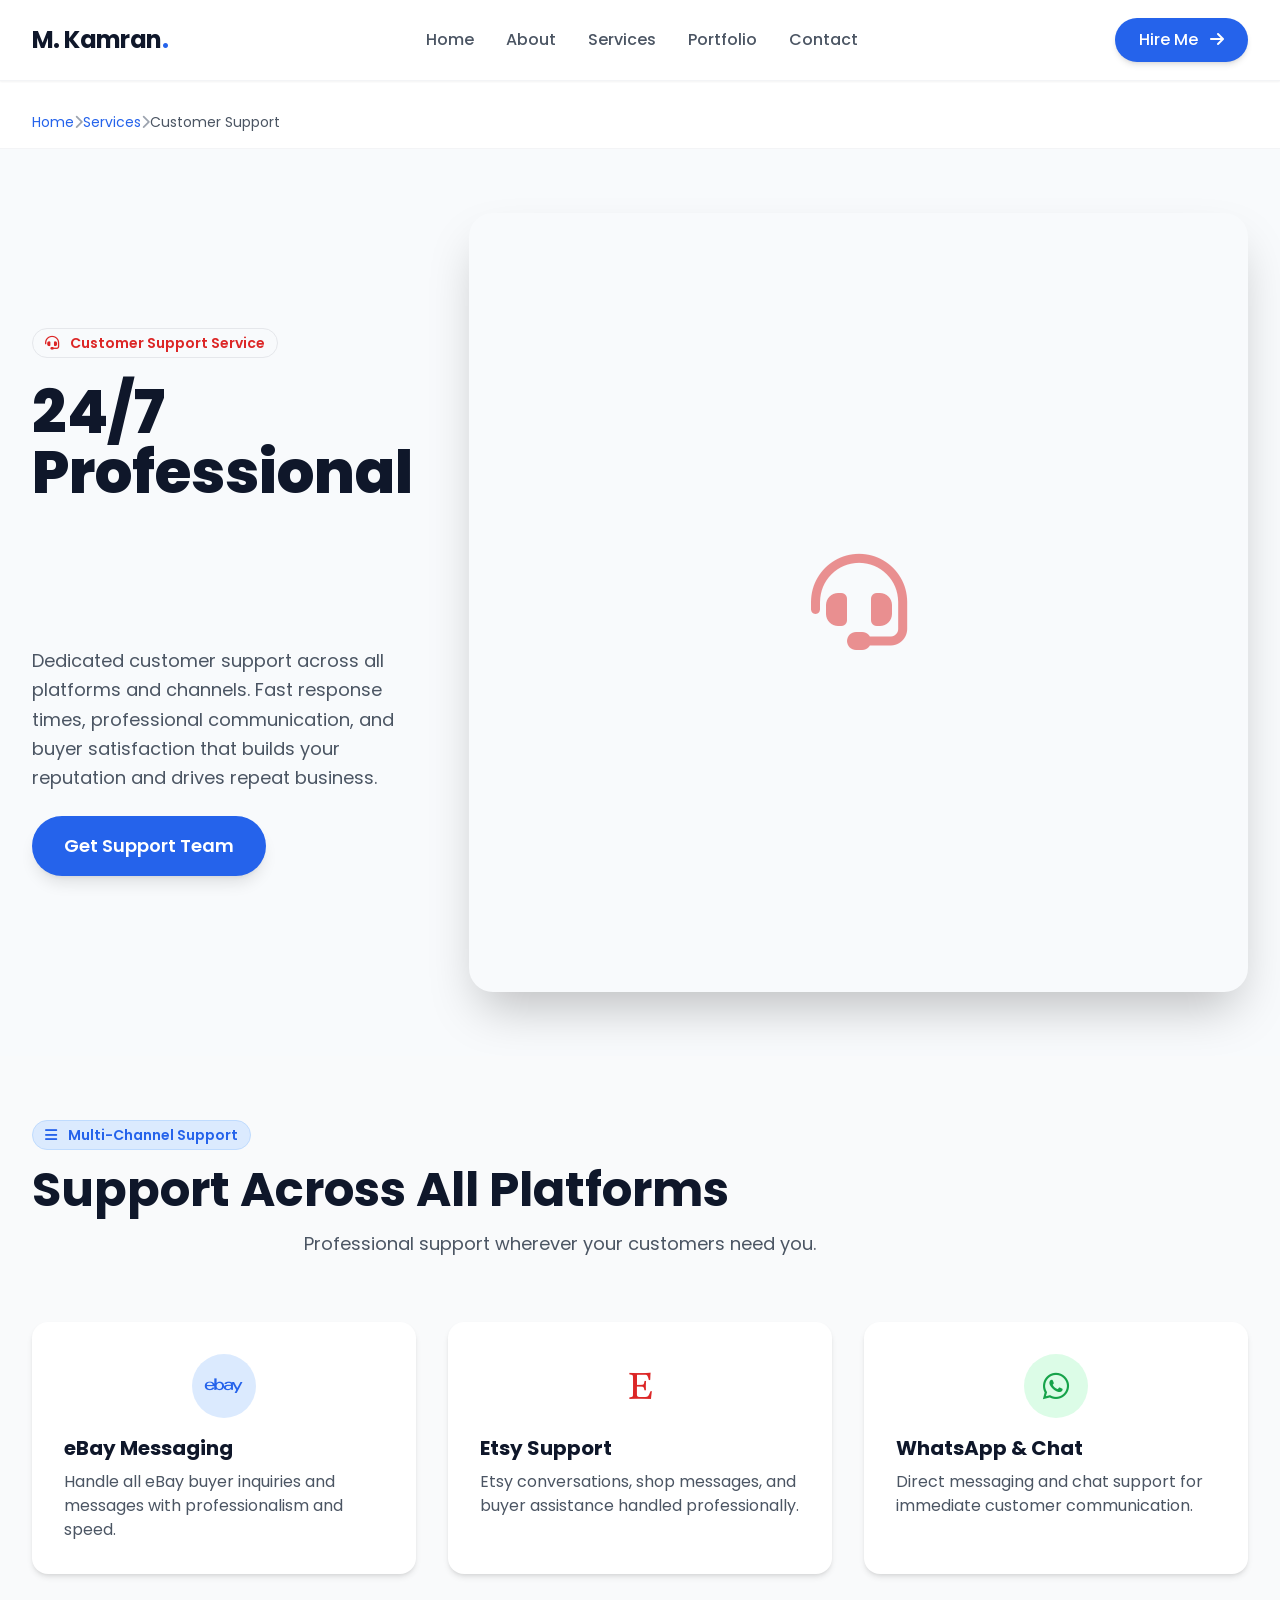
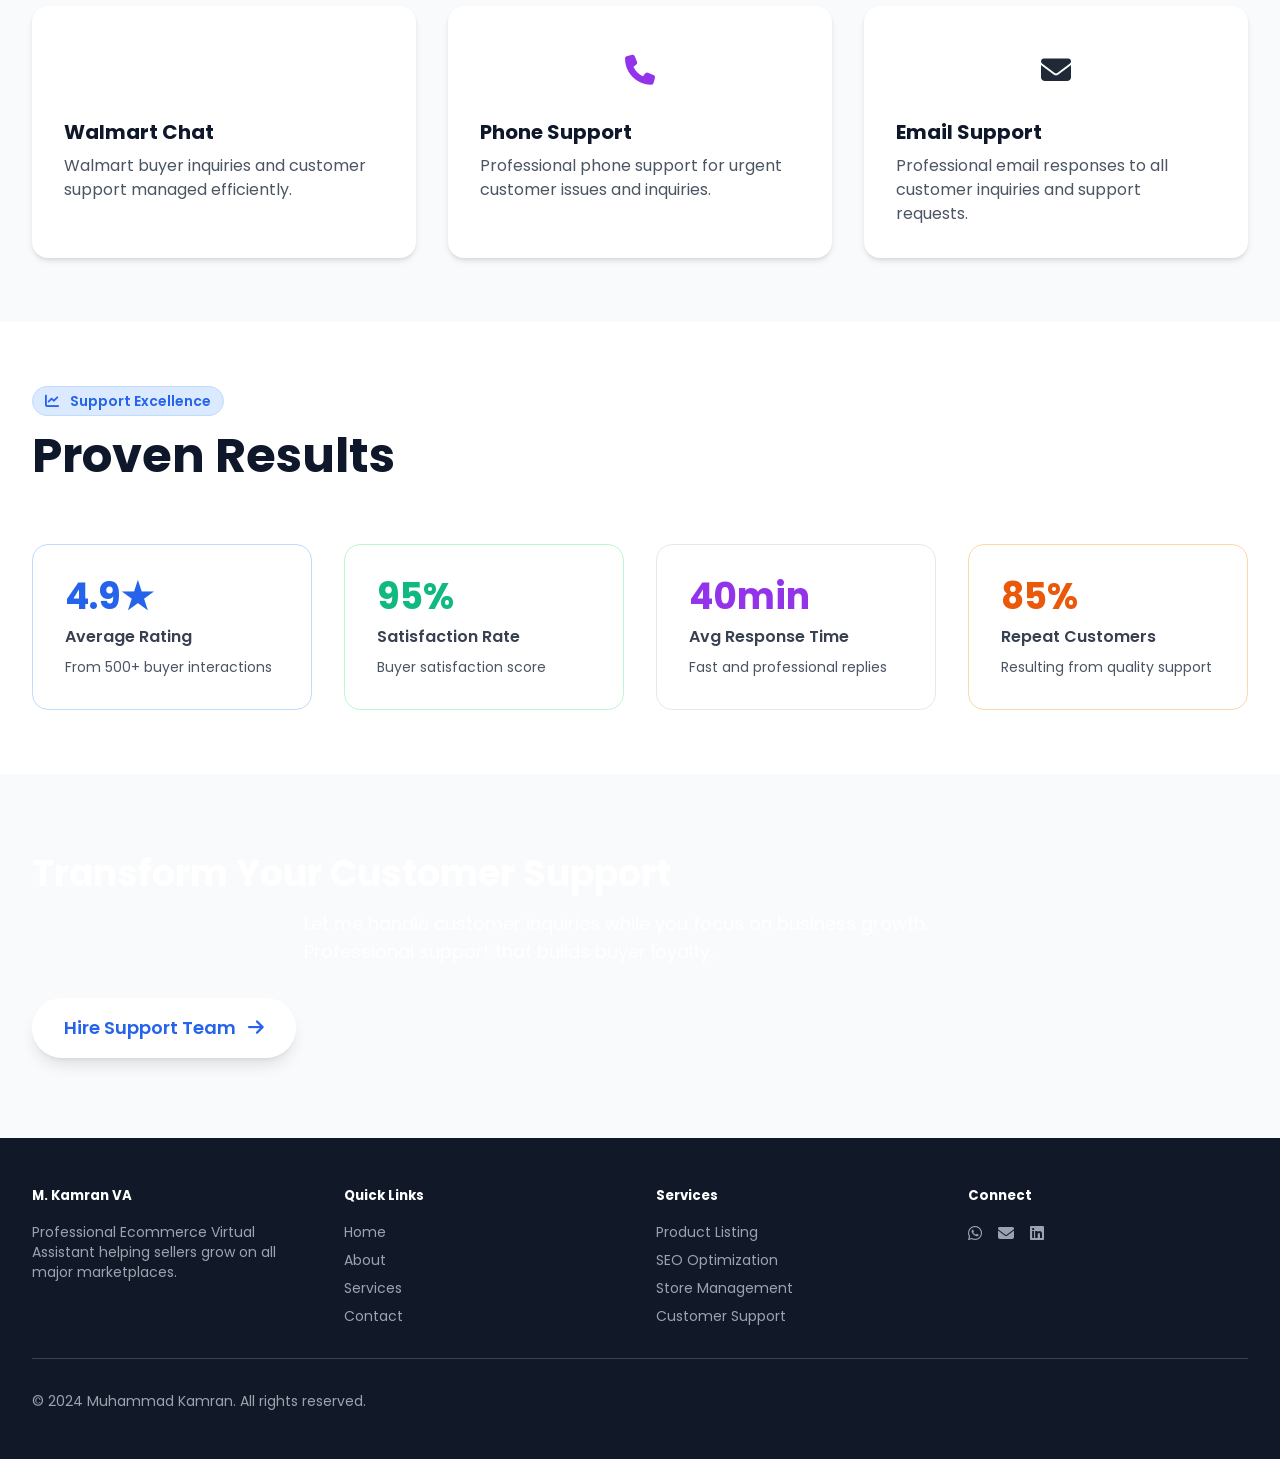
<file: customer-support.html>
<!DOCTYPE html>
<html lang="en">
<head>
  <meta charset="UTF-8">
  <meta name="viewport" content="width=device-width, initial-scale=1.0">
  
  <title>Customer Support Service | Muhammad Kamran</title>
  <meta name="description" content="Professional 24/7 customer support service for ecommerce. Multi-channel support across all major platforms with dedicated responsiveness.">
  
  <!-- FontAwesome -->
  <link rel="stylesheet" href="https://cdnjs.cloudflare.com/ajax/libs/font-awesome/6.4.0/css/all.min.css">
  
  <!-- Google Fonts -->
  <link rel="preconnect" href="https://fonts.googleapis.com">
  <link rel="preconnect" href="https://fonts.gstatic.com" crossorigin>
  <link href="https://fonts.googleapis.com/css2?family=Poppins:wght@300;400;500;600;700;800&display=swap" rel="stylesheet">
  
  <!-- Custom Stylesheet -->
  <link rel="stylesheet" href="../styles/styles.css">
</head>

<body class="bg-brand-light text-gray-800">

  <!-- Header / Navigation -->
  <header class="fixed w-full top-0 z-50 bg-white shadow-sm border-b border-gray-100">
    <div class="max-w-7xl mx-auto px-4 sm:px-6 lg:px-8">
      <div class="flex justify-between items-center h-20">
        <div class="flex-shrink-0 flex items-center">
          <a class="text-2xl font-bold text-brand-dark tracking-tight" href="../index.html">
            M. Kamran<span class="text-brand-blue">.</span>
          </a>
        </div>
        
        <nav class="hidden md:flex space-x-8">
          <a class="text-gray-600 hover:text-brand-blue font-medium transition duration-300" href="../index.html#home">Home</a>
          <a class="text-gray-600 hover:text-brand-blue font-medium transition duration-300" href="../index.html#about">About</a>
          <a class="text-gray-600 hover:text-brand-blue font-medium transition duration-300" href="../index.html#services">Services</a>
          <a class="text-gray-600 hover:text-brand-blue font-medium transition duration-300" href="../index.html#portfolio">Portfolio</a>
          <a class="text-gray-600 hover:text-brand-blue font-medium transition duration-300" href="../index.html#contact">Contact</a>
        </nav>

        <div class="hidden md:flex items-center">
          <a class="bg-brand-blue hover:bg-blue-700 text-white px-6 py-2.5 rounded-full font-medium transition duration-300 shadow-md hover:shadow-lg" href="../index.html#contact">
            Hire Me <i class="fa-solid fa-arrow-right ml-2"></i>
          </a>
        </div>

        <div class="md:hidden flex items-center">
          <button class="text-gray-600 hover:text-brand-blue focus:outline-none" id="mobile-menu-btn">
            <i class="fa-solid fa-bars text-2xl"></i>
          </button>
        </div>
      </div>
    </div>

    <div class="hidden md:hidden bg-white border-t border-gray-100 shadow-lg absolute w-full" id="mobile-menu">
      <div class="px-4 pt-2 pb-6 space-y-2">
        <a class="block px-3 py-3 text-base font-medium text-gray-700 hover:text-brand-blue hover:bg-gray-50 rounded-md" href="../index.html#home">Home</a>
        <a class="block px-3 py-3 text-base font-medium text-gray-700 hover:text-brand-blue hover:bg-gray-50 rounded-md" href="../index.html#about">About</a>
        <a class="block px-3 py-3 text-base font-medium text-gray-700 hover:text-brand-blue hover:bg-gray-50 rounded-md" href="../index.html#services">Services</a>
        <a class="block px-3 py-3 text-base font-medium text-gray-700 hover:text-brand-blue hover:bg-gray-50 rounded-md" href="../index.html#portfolio">Portfolio</a>
        <a class="block px-3 py-3 text-base font-medium text-gray-700 hover:text-brand-blue hover:bg-gray-50 rounded-md" href="../index.html#contact">Contact</a>
      </div>
    </div>
  </header>

  <!-- Breadcrumb -->
  <div class="pt-28 pb-4 bg-white border-b border-gray-100">
    <div class="max-w-7xl mx-auto px-4 sm:px-6 lg:px-8">
      <nav class="flex items-center text-sm">
        <a href="../index.html" class="text-brand-blue hover:underline">Home</a>
        <i class="fa-solid fa-chevron-right mx-3 text-gray-400"></i>
        <a href="../index.html#services" class="text-brand-blue hover:underline">Services</a>
        <i class="fa-solid fa-chevron-right mx-3 text-gray-400"></i>
        <span class="text-gray-600">Customer Support</span>
      </nav>
    </div>
  </div>

  <main>
    <!-- Service Hero Section -->
    <section class="py-16 lg:py-24 bg-gradient-to-br from-white to-red-50">
      <div class="max-w-7xl mx-auto px-4 sm:px-6 lg:px-8">
        <div class="flex flex-col lg:flex-row items-center gap-12">
          <div class="w-full lg-w-half">
            <span class="inline-block py-1 px-3 rounded-full bg-red-100 text-red-600 font-semibold text-sm mb-6 border border-red-200">
              <i class="fa-solid fa-headset mr-2"></i> Customer Support Service
            </span>
            <h1 class="text-4xl md:text-5xl lg:text-6xl font-extrabold text-brand-dark leading-tight mb-6">
              24/7 Professional <span class="text-transparent bg-clip-text bg-gradient-to-r from-brand-blue to-red-600">Customer Support</span>
            </h1>
            <p class="text-lg md:text-xl text-gray-600 mb-6 leading-relaxed">
              Dedicated customer support across all platforms and channels. Fast response times, professional communication, and buyer satisfaction that builds your reputation and drives repeat business.
            </p>
            <a class="inline-block bg-brand-blue hover:bg-blue-700 text-white px-8 py-4 rounded-full font-semibold text-lg transition duration-300 shadow-lg hover:shadow-xl transform hover:-translate-y-1" href="../index.html#contact">
              Get Support Team
            </a>
          </div>
          
          <div class="w-full lg:w-1/2">
            <div class="relative">
              <div class="bg-red-100 rounded-3xl overflow-hidden shadow-2xl">
                <div class="aspect-square flex items-center justify-center bg-gradient-to-br from-red-200 to-red-300">
                  <i class="fa-solid fa-headset text-8xl text-red-600 opacity-50"></i>
                </div>
              </div>
            </div>
          </div>
        </div>
      </div>
    </section>

    <!-- Support Channels Section -->
    <section class="py-16 lg:py-24 bg-gray-50">
      <div class="max-w-7xl mx-auto px-4 sm:px-6 lg:px-8">
        <div class="text-center mb-16">
          <span class="inline-block py-1 px-3 rounded-full bg-blue-100 text-brand-blue font-semibold text-sm mb-4 border border-blue-200">
            <i class="fa-solid fa-bars mr-2"></i> Multi-Channel Support
          </span>
          <h2 class="text-4xl md:text-5xl font-bold text-brand-dark mb-4">Support Across All Platforms</h2>
          <p class="text-lg text-gray-600 max-w-2xl mx-auto">Professional support wherever your customers need you.</p>
        </div>

        <div class="grid grid-cols-1 md:grid-cols-2 lg:grid-cols-3 gap-8">
          <div class="bg-white rounded-2xl p-8 shadow-md hover:shadow-lg transition duration-300 text-center">
            <div class="w-16 h-16 bg-blue-100 rounded-full flex items-center justify-center mx-auto mb-4">
              <i class="fa-brands fa-ebay text-3xl text-blue-600"></i>
            </div>
            <h3 class="text-xl font-bold text-brand-dark mb-2">eBay Messaging</h3>
            <p class="text-gray-600">Handle all eBay buyer inquiries and messages with professionalism and speed.</p>
          </div>

          <div class="bg-white rounded-2xl p-8 shadow-md hover:shadow-lg transition duration-300 text-center">
            <div class="w-16 h-16 bg-red-100 rounded-full flex items-center justify-center mx-auto mb-4">
              <i class="fa-brands fa-etsy text-3xl text-red-600"></i>
            </div>
            <h3 class="text-xl font-bold text-brand-dark mb-2">Etsy Support</h3>
            <p class="text-gray-600">Etsy conversations, shop messages, and buyer assistance handled professionally.</p>
          </div>

          <div class="bg-white rounded-2xl p-8 shadow-md hover:shadow-lg transition duration-300 text-center">
            <div class="w-16 h-16 bg-green-100 rounded-full flex items-center justify-center mx-auto mb-4">
              <i class="fa-brands fa-whatsapp text-3xl text-green-600"></i>
            </div>
            <h3 class="text-xl font-bold text-brand-dark mb-2">WhatsApp & Chat</h3>
            <p class="text-gray-600">Direct messaging and chat support for immediate customer communication.</p>
          </div>

          <div class="bg-white rounded-2xl p-8 shadow-md hover:shadow-lg transition duration-300 text-center">
            <div class="w-16 h-16 bg-yellow-100 rounded-full flex items-center justify-center mx-auto mb-4">
              <i class="fa-brands fa-walmart text-3xl text-yellow-600"></i>
            </div>
            <h3 class="text-xl font-bold text-brand-dark mb-2">Walmart Chat</h3>
            <p class="text-gray-600">Walmart buyer inquiries and customer support managed efficiently.</p>
          </div>

          <div class="bg-white rounded-2xl p-8 shadow-md hover:shadow-lg transition duration-300 text-center">
            <div class="w-16 h-16 bg-purple-100 rounded-full flex items-center justify-center mx-auto mb-4">
              <i class="fa-solid fa-phone text-3xl text-purple-600"></i>
            </div>
            <h3 class="text-xl font-bold text-brand-dark mb-2">Phone Support</h3>
            <p class="text-gray-600">Professional phone support for urgent customer issues and inquiries.</p>
          </div>

          <div class="bg-white rounded-2xl p-8 shadow-md hover:shadow-lg transition duration-300 text-center">
            <div class="w-16 h-16 bg-indigo-100 rounded-full flex items-center justify-center mx-auto mb-4">
              <i class="fa-solid fa-envelope text-3xl text-indigo-600"></i>
            </div>
            <h3 class="text-xl font-bold text-brand-dark mb-2">Email Support</h3>
            <p class="text-gray-600">Professional email responses to all customer inquiries and support requests.</p>
          </div>
        </div>
      </div>
    </section>

    <!-- Results/Stats -->
    <section class="py-16 lg:py-24 bg-white">
      <div class="max-w-7xl mx-auto px-4 sm:px-6 lg:px-8">
        <div class="text-center mb-16">
          <span class="inline-block py-1 px-3 rounded-full bg-blue-100 text-brand-blue font-semibold text-sm mb-4 border border-blue-200">
            <i class="fa-solid fa-chart-line mr-2"></i> Support Excellence
          </span>
          <h2 class="text-4xl md:text-5xl font-bold text-brand-dark mb-4">Proven Results</h2>
        </div>

        <div class="grid grid-cols-1 md:grid-cols-2 lg:grid-cols-4 gap-8">
          <div class="bg-gradient-to-br from-blue-50 to-blue-100 rounded-2xl p-8 text-center border border-blue-200">
            <div class="text-4xl font-bold text-brand-blue mb-2">4.9★</div>
            <p class="text-gray-700 font-semibold">Average Rating</p>
            <p class="text-sm text-gray-600 mt-2">From 500+ buyer interactions</p>
          </div>

          <div class="bg-gradient-to-br from-green-50 to-green-100 rounded-2xl p-8 text-center border border-green-200">
            <div class="text-4xl font-bold text-brand-green mb-2">95%</div>
            <p class="text-gray-700 font-semibold">Satisfaction Rate</p>
            <p class="text-sm text-gray-600 mt-2">Buyer satisfaction score</p>
          </div>

          <div class="bg-gradient-to-br from-purple-50 to-purple-100 rounded-2xl p-8 text-center border border-purple-200">
            <div class="text-4xl font-bold text-purple-600 mb-2">40min</div>
            <p class="text-gray-700 font-semibold">Avg Response Time</p>
            <p class="text-sm text-gray-600 mt-2">Fast and professional replies</p>
          </div>

          <div class="bg-gradient-to-br from-orange-50 to-orange-100 rounded-2xl p-8 text-center border border-orange-200">
            <div class="text-4xl font-bold text-orange-600 mb-2">85%</div>
            <p class="text-gray-700 font-semibold">Repeat Customers</p>
            <p class="text-sm text-gray-600 mt-2">Resulting from quality support</p>
          </div>
        </div>
      </div>
    </section>

    <!-- CTA -->
    <section class="py-20 bg-gradient-to-r from-brand-blue to-red-600">
      <div class="max-w-7xl mx-auto px-4 sm:px-6 lg:px-8 text-center text-white">
        <h2 class="text-3xl md:text-4xl font-bold mb-4">Transform Your Customer Support</h2>
        <p class="text-lg mb-8 max-w-2xl mx-auto opacity-90">Let me handle customer inquiries while you focus on business growth. Professional support that builds buyer loyalty.</p>
        <a class="inline-block bg-white hover:bg-gray-100 text-brand-blue px-8 py-4 rounded-full font-semibold text-lg transition duration-300 shadow-lg hover:shadow-xl transform hover:-translate-y-1" href="../index.html#contact">
          Hire Support Team <i class="fa-solid fa-arrow-right ml-2"></i>
        </a>
      </div>
    </section>
  </main>

  <!-- Footer -->
  <footer class="bg-gray-900 text-gray-400 py-12">
    <div class="max-w-7xl mx-auto px-4 sm:px-6 lg:px-8">
      <div class="grid grid-cols-1 md:grid-cols-4 gap-8 mb-8">
        <div>
          <h5 class="text-white font-bold mb-4">M. Kamran VA</h5>
          <p class="text-sm">Professional Ecommerce Virtual Assistant helping sellers grow on all major marketplaces.</p>
        </div>
        <div>
          <h5 class="text-white font-bold mb-4">Quick Links</h5>
          <ul class="space-y-2 text-sm">
            <li><a href="../index.html" class="hover:text-brand-blue transition">Home</a></li>
            <li><a href="../index.html#about" class="hover:text-brand-blue transition">About</a></li>
            <li><a href="../index.html#services" class="hover:text-brand-blue transition">Services</a></li>
            <li><a href="../index.html#contact" class="hover:text-brand-blue transition">Contact</a></li>
          </ul>
        </div>
        <div>
          <h5 class="text-white font-bold mb-4">Services</h5>
          <ul class="space-y-2 text-sm">
            <li><a href="product-listing.html" class="hover:text-brand-blue transition">Product Listing</a></li>
            <li><a href="seo-optimization.html" class="hover:text-brand-blue transition">SEO Optimization</a></li>
            <li><a href="store-management.html" class="hover:text-brand-blue transition">Store Management</a></li>
            <li><a href="customer-support.html" class="hover:text-brand-blue transition">Customer Support</a></li>
          </ul>
        </div>
        <div>
          <h5 class="text-white font-bold mb-4">Connect</h5>
          <div class="flex space-x-4">
            <a href="https://wa.me/1234567890" class="hover:text-brand-blue transition"><i class="fa-brands fa-whatsapp"></i></a>
            <a href="mailto:your.email@example.com" class="hover:text-brand-blue transition"><i class="fa-solid fa-envelope"></i></a>
            <a href="#" class="hover:text-brand-blue transition"><i class="fa-brands fa-linkedin"></i></a>
            <a href="#" class="hover:text-brand-blue transition"><i class="fa-brands fa-fiverr"></i></a>
          </div>
        </div>
      </div>
      <div class="border-t border-gray-700 pt-8 text-center">
        <p class="text-sm">&copy; 2024 Muhammad Kamran. All rights reserved.</p>
      </div>
    </div>
  </footer>

  <script src="../scripts/script.js"></script>
</body>
</html>
</file>
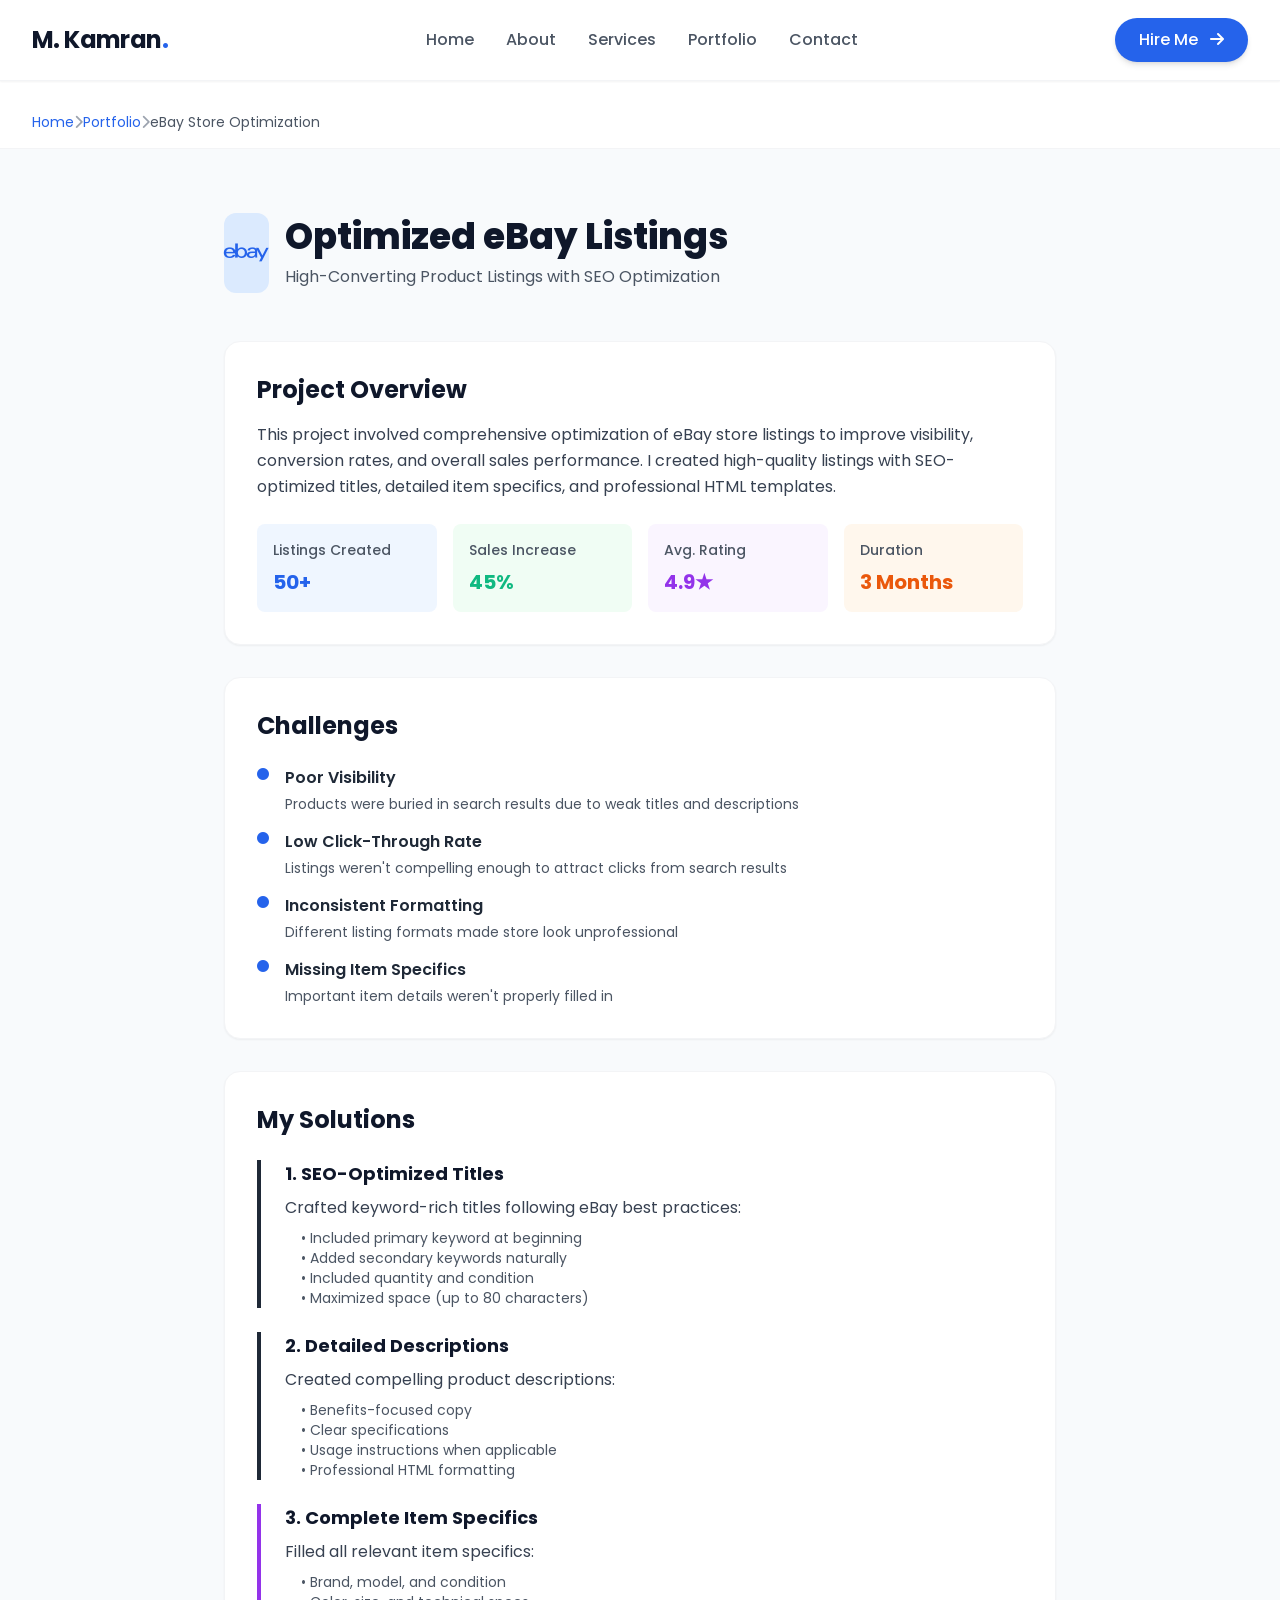
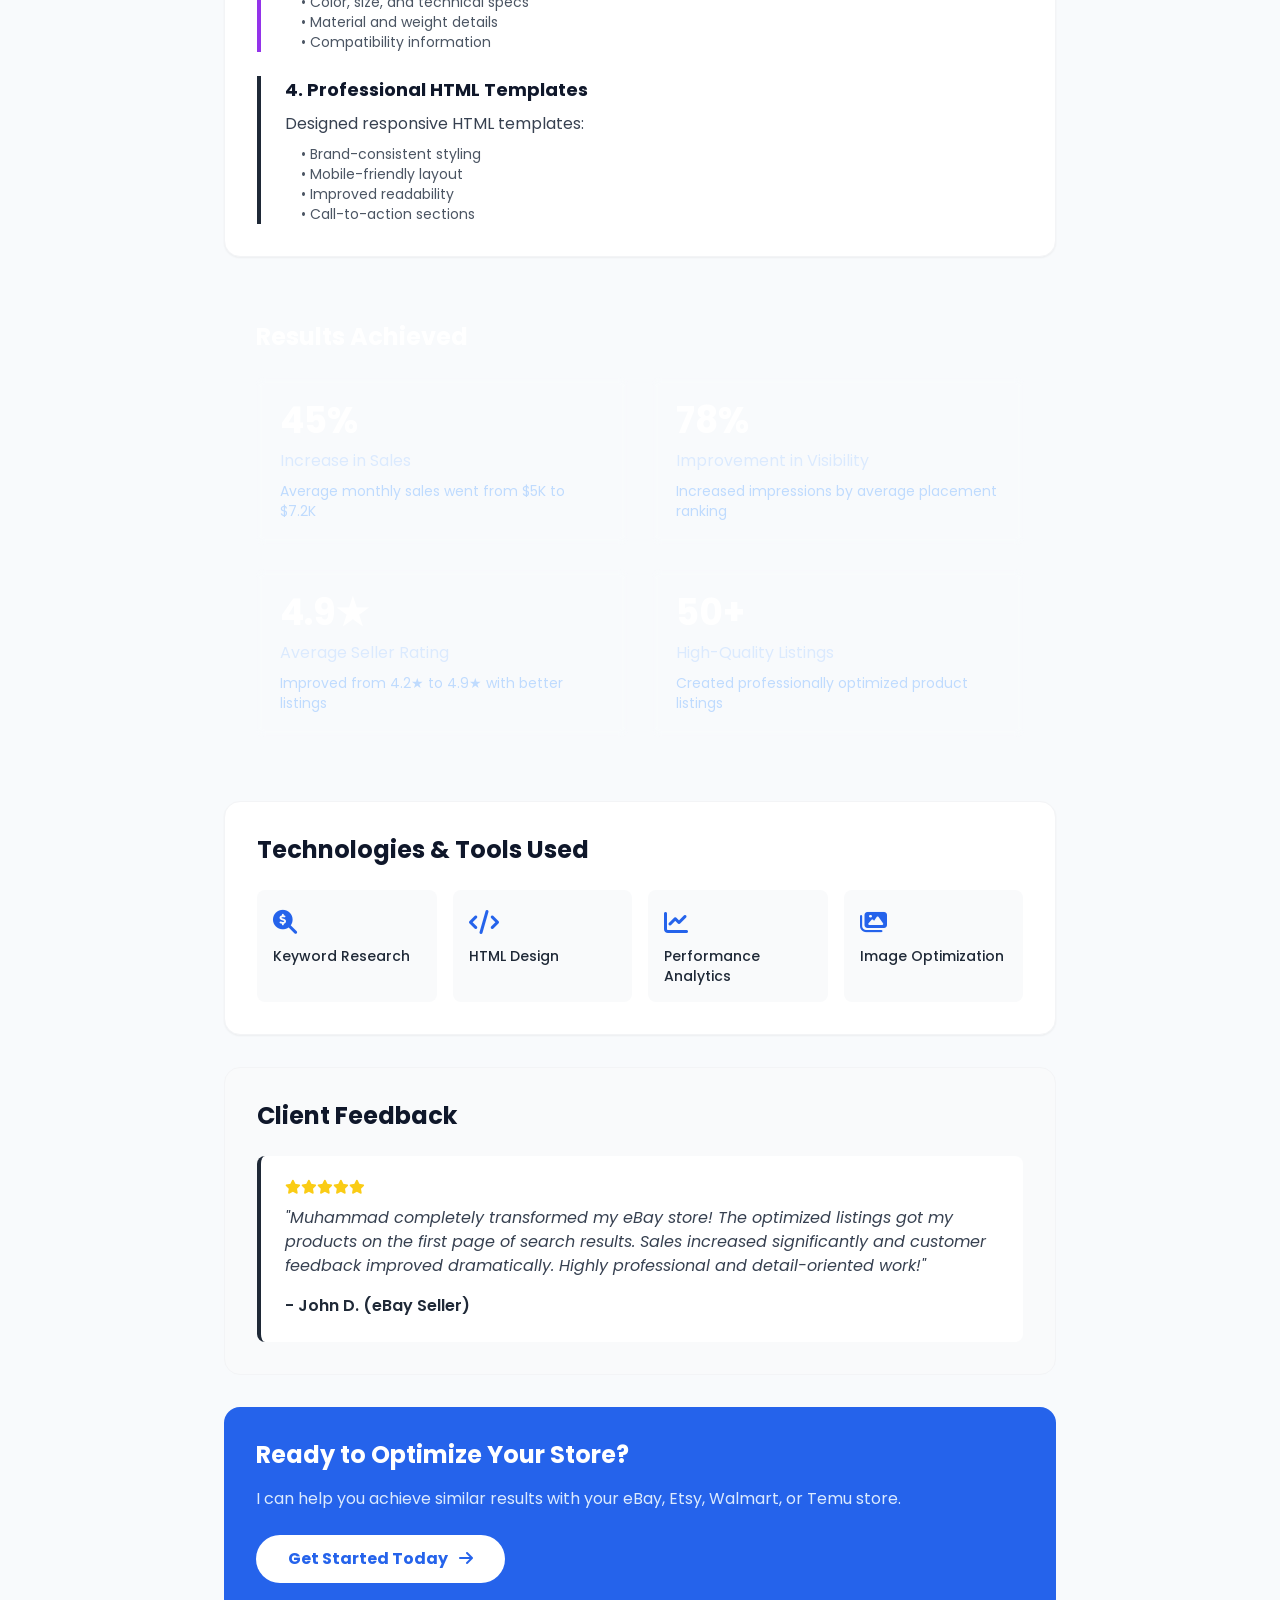
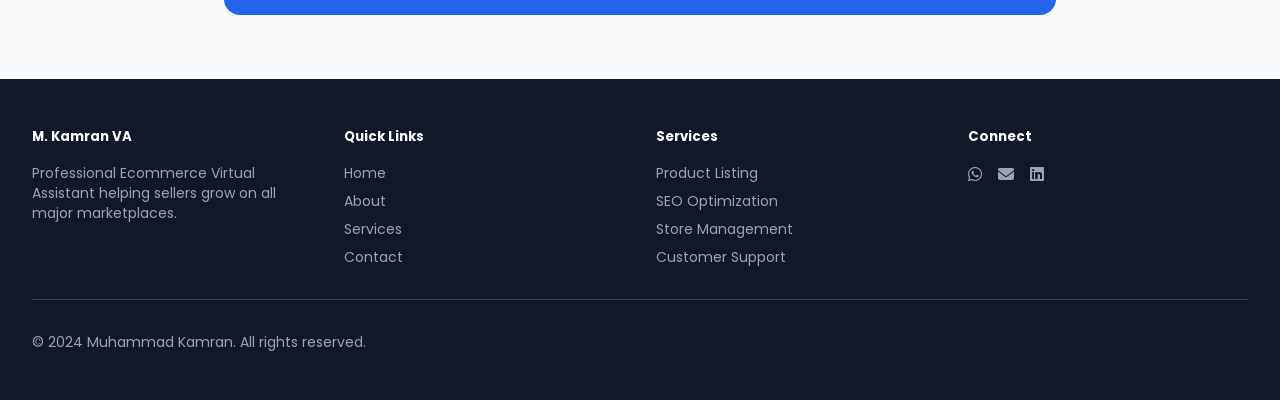
<file: ebay.html>
<!DOCTYPE html>
<html lang="en">
<head>
  <meta charset="UTF-8">
  <meta name="viewport" content="width=device-width, initial-scale=1.0">
  
  <title>eBay Optimization Project | Muhammad Kamran</title>
  <meta name="description" content="View detailed case study of eBay store optimization, product listings, SEO improvements and results achieved.">
  
  <!-- FontAwesome -->
  <link rel="stylesheet" href="https://cdnjs.cloudflare.com/ajax/libs/font-awesome/6.4.0/css/all.min.css">
  
  <!-- Google Fonts -->
  <link rel="preconnect" href="https://fonts.googleapis.com">
  <link rel="preconnect" href="https://fonts.gstatic.com" crossorigin>
  <link href="https://fonts.googleapis.com/css2?family=Poppins:wght@300;400;500;600;700;800&display=swap" rel="stylesheet">
  
  <!-- Custom Stylesheet -->
  <link rel="stylesheet" href="../styles/styles.css">
</head>

<body class="bg-brand-light text-gray-800">

  <!-- Header / Navigation -->
  <header class="fixed w-full top-0 z-50 bg-white shadow-sm border-b border-gray-100">
    <div class="max-w-7xl mx-auto px-4 sm:px-6 lg:px-8">
      <div class="flex justify-between items-center h-20">
        <div class="flex-shrink-0 flex items-center">
          <a class="text-2xl font-bold text-brand-dark tracking-tight" href="../index.html">
            M. Kamran<span class="text-brand-blue">.</span>
          </a>
        </div>
        
        <nav class="hidden md:flex space-x-8">
          <a class="text-gray-600 hover:text-brand-blue font-medium transition duration-300" href="../index.html#home">Home</a>
          <a class="text-gray-600 hover:text-brand-blue font-medium transition duration-300" href="../index.html#about">About</a>
          <a class="text-gray-600 hover:text-brand-blue font-medium transition duration-300" href="../index.html#services">Services</a>
          <a class="text-gray-600 hover:text-brand-blue font-medium transition duration-300" href="../index.html#portfolio">Portfolio</a>
          <a class="text-gray-600 hover:text-brand-blue font-medium transition duration-300" href="../index.html#contact">Contact</a>
        </nav>

        <div class="hidden md:flex items-center">
          <a class="bg-brand-blue hover:bg-blue-700 text-white px-6 py-2.5 rounded-full font-medium transition duration-300 shadow-md" href="../index.html#contact">
            Hire Me <i class="fa-solid fa-arrow-right ml-2"></i>
          </a>
        </div>

        <div class="md:hidden flex items-center">
          <button class="text-gray-600 hover:text-brand-blue focus:outline-none" id="mobile-menu-btn">
            <i class="fa-solid fa-bars text-2xl"></i>
          </button>
        </div>
      </div>
    </div>

    <div class="hidden md:hidden bg-white border-t border-gray-100 shadow-lg absolute w-full" id="mobile-menu">
      <div class="px-4 pt-2 pb-6 space-y-2">
        <a class="block px-3 py-3 text-base font-medium text-gray-700 hover:text-brand-blue hover:bg-gray-50 rounded-md" href="../index.html#home">Home</a>
        <a class="block px-3 py-3 text-base font-medium text-gray-700 hover:text-brand-blue hover:bg-gray-50 rounded-md" href="../index.html#about">About</a>
        <a class="block px-3 py-3 text-base font-medium text-gray-700 hover:text-brand-blue hover:bg-gray-50 rounded-md" href="../index.html#services">Services</a>
        <a class="block px-3 py-3 text-base font-medium text-gray-700 hover:text-brand-blue hover:bg-gray-50 rounded-md" href="../index.html#portfolio">Portfolio</a>
        <a class="block px-3 py-3 text-base font-medium text-gray-700 hover:text-brand-blue hover:bg-gray-50 rounded-md" href="../index.html#contact">Contact</a>
      </div>
    </div>
  </header>

  <!-- Breadcrumb -->
  <div class="pt-28 pb-4 bg-white border-b border-gray-100">
    <div class="max-w-7xl mx-auto px-4 sm:px-6 lg:px-8">
      <nav class="flex items-center text-sm">
        <a href="../index.html" class="text-brand-blue hover:underline">Home</a>
        <i class="fa-solid fa-chevron-right mx-3 text-gray-400"></i>
        <a href="../index.html#portfolio" class="text-brand-blue hover:underline">Portfolio</a>
        <i class="fa-solid fa-chevron-right mx-3 text-gray-400"></i>
        <span class="text-gray-600">eBay Store Optimization</span>
      </nav>
    </div>
  </div>

  <main class="py-16">
    <div class="max-w-4xl mx-auto px-4 sm:px-6 lg:px-8">
      
      <!-- Header -->
      <div class="mb-12">
        <div class="flex items-center gap-4 mb-4">
          <div class="w-20 h-20 bg-blue-100 rounded-xl flex items-center justify-center">
            <i class="fa-brands fa-ebay text-4xl text-blue-600"></i>
          </div>
          <div>
            <h1 class="text-4xl font-extrabold text-brand-dark">Optimized eBay Listings</h1>
            <p class="text-gray-600 mt-2">High-Converting Product Listings with SEO Optimization</p>
          </div>
        </div>
      </div>

      <!-- Project Overview -->
      <section class="bg-white rounded-2xl p-8 mb-8 border border-gray-100 shadow-sm">
        <h2 class="text-2xl font-bold text-brand-dark mb-4">Project Overview</h2>
        <p class="text-gray-700 leading-relaxed mb-4">
          This project involved comprehensive optimization of eBay store listings to improve visibility, conversion rates, and overall sales performance. I created high-quality listings with SEO-optimized titles, detailed item specifics, and professional HTML templates.
        </p>
        
        <div class="grid grid-cols-2 md:grid-cols-4 gap-4 mt-6">
          <div class="bg-blue-50 p-4 rounded-lg">
            <p class="text-sm text-gray-600 font-medium">Listings Created</p>
            <p class="text-xl font-bold text-brand-blue mt-2">50+</p>
          </div>
          <div class="bg-green-50 p-4 rounded-lg">
            <p class="text-sm text-gray-600 font-medium">Sales Increase</p>
            <p class="text-xl font-bold text-brand-green mt-2">45%</p>
          </div>
          <div class="bg-purple-50 p-4 rounded-lg">
            <p class="text-sm text-gray-600 font-medium">Avg. Rating</p>
            <p class="text-xl font-bold text-purple-600 mt-2">4.9★</p>
          </div>
          <div class="bg-orange-50 p-4 rounded-lg">
            <p class="text-sm text-gray-600 font-medium">Duration</p>
            <p class="text-xl font-bold text-orange-600 mt-2">3 Months</p>
          </div>
        </div>
      </section>

      <!-- Challenges -->
      <section class="bg-white rounded-2xl p-8 mb-8 border border-gray-100 shadow-sm">
        <h2 class="text-2xl font-bold text-brand-dark mb-6">Challenges</h2>
        <ul class="space-y-4">
          <li class="flex items-start">
            <i class="fa-solid fa-circle text-brand-blue mt-1.5 mr-4 text-xs"></i>
            <div>
              <h4 class="font-semibold text-gray-800">Poor Visibility</h4>
              <p class="text-gray-600 text-sm mt-1">Products were buried in search results due to weak titles and descriptions</p>
            </div>
          </li>
          <li class="flex items-start">
            <i class="fa-solid fa-circle text-brand-blue mt-1.5 mr-4 text-xs"></i>
            <div>
              <h4 class="font-semibold text-gray-800">Low Click-Through Rate</h4>
              <p class="text-gray-600 text-sm mt-1">Listings weren't compelling enough to attract clicks from search results</p>
            </div>
          </li>
          <li class="flex items-start">
            <i class="fa-solid fa-circle text-brand-blue mt-1.5 mr-4 text-xs"></i>
            <div>
              <h4 class="font-semibold text-gray-800">Inconsistent Formatting</h4>
              <p class="text-gray-600 text-sm mt-1">Different listing formats made store look unprofessional</p>
            </div>
          </li>
          <li class="flex items-start">
            <i class="fa-solid fa-circle text-brand-blue mt-1.5 mr-4 text-xs"></i>
            <div>
              <h4 class="font-semibold text-gray-800">Missing Item Specifics</h4>
              <p class="text-gray-600 text-sm mt-1">Important item details weren't properly filled in</p>
            </div>
          </li>
        </ul>
      </section>

      <!-- Solutions -->
      <section class="bg-white rounded-2xl p-8 mb-8 border border-gray-100 shadow-sm">
        <h2 class="text-2xl font-bold text-brand-dark mb-6">My Solutions</h2>
        
        <div class="space-y-6">
          <div class="border-l-4 border-brand-blue pl-6">
            <h3 class="text-lg font-bold text-brand-dark mb-2">1. SEO-Optimized Titles</h3>
            <p class="text-gray-700 mb-2">Crafted keyword-rich titles following eBay best practices:</p>
            <ul class="text-sm text-gray-600 space-y-1 ml-4">
              <li>• Included primary keyword at beginning</li>
              <li>• Added secondary keywords naturally</li>
              <li>• Included quantity and condition</li>
              <li>• Maximized space (up to 80 characters)</li>
            </ul>
          </div>

          <div class="border-l-4 border-brand-green pl-6">
            <h3 class="text-lg font-bold text-brand-dark mb-2">2. Detailed Descriptions</h3>
            <p class="text-gray-700 mb-2">Created compelling product descriptions:</p>
            <ul class="text-sm text-gray-600 space-y-1 ml-4">
              <li>• Benefits-focused copy</li>
              <li>• Clear specifications</li>
              <li>• Usage instructions when applicable</li>
              <li>• Professional HTML formatting</li>
            </ul>
          </div>

          <div class="border-l-4 border-purple-600 pl-6">
            <h3 class="text-lg font-bold text-brand-dark mb-2">3. Complete Item Specifics</h3>
            <p class="text-gray-700 mb-2">Filled all relevant item specifics:</p>
            <ul class="text-sm text-gray-600 space-y-1 ml-4">
              <li>• Brand, model, and condition</li>
              <li>• Color, size, and technical specs</li>
              <li>• Material and weight details</li>
              <li>• Compatibility information</li>
            </ul>
          </div>

          <div class="border-l-4 border-orange-500 pl-6">
            <h3 class="text-lg font-bold text-brand-dark mb-2">4. Professional HTML Templates</h3>
            <p class="text-gray-700 mb-2">Designed responsive HTML templates:</p>
            <ul class="text-sm text-gray-600 space-y-1 ml-4">
              <li>• Brand-consistent styling</li>
              <li>• Mobile-friendly layout</li>
              <li>• Improved readability</li>
              <li>• Call-to-action sections</li>
            </ul>
          </div>
        </div>
      </section>

      <!-- Results -->
      <section class="bg-gradient-to-br from-brand-blue to-blue-700 rounded-2xl p-8 mb-8 text-white">
        <h2 class="text-2xl font-bold mb-6">Results Achieved</h2>
        
        <div class="grid grid-cols-1 md:grid-cols-2 gap-6">
          <div class="bg-white/10 p-6 rounded-lg backdrop-blur-sm">
            <div class="text-4xl font-bold mb-2">45%</div>
            <p class="text-blue-100">Increase in Sales</p>
            <p class="text-sm text-blue-200 mt-2">Average monthly sales went from $5K to $7.2K</p>
          </div>

          <div class="bg-white/10 p-6 rounded-lg backdrop-blur-sm">
            <div class="text-4xl font-bold mb-2">78%</div>
            <p class="text-blue-100">Improvement in Visibility</p>
            <p class="text-sm text-blue-200 mt-2">Increased impressions by average placement ranking</p>
          </div>

          <div class="bg-white/10 p-6 rounded-lg backdrop-blur-sm">
            <div class="text-4xl font-bold mb-2">4.9★</div>
            <p class="text-blue-100">Average Seller Rating</p>
            <p class="text-sm text-blue-200 mt-2">Improved from 4.2★ to 4.9★ with better listings</p>
          </div>

          <div class="bg-white/10 p-6 rounded-lg backdrop-blur-sm">
            <div class="text-4xl font-bold mb-2">50+</div>
            <p class="text-blue-100">High-Quality Listings</p>
            <p class="text-sm text-blue-200 mt-2">Created professionally optimized product listings</p>
          </div>
        </div>
      </section>

      <!-- Technologies Used -->
      <section class="bg-white rounded-2xl p-8 mb-8 border border-gray-100 shadow-sm">
        <h2 class="text-2xl font-bold text-brand-dark mb-6">Technologies & Tools Used</h2>
        
        <div class="grid grid-cols-2 md:grid-cols-4 gap-4">
          <div class="bg-gray-50 p-4 rounded-lg text-center">
            <i class="fa-solid fa-magnifying-glass-dollar text-brand-blue text-2xl mb-2"></i>
            <p class="text-sm font-medium text-gray-800">Keyword Research</p>
          </div>
          <div class="bg-gray-50 p-4 rounded-lg text-center">
            <i class="fa-solid fa-code text-brand-blue text-2xl mb-2"></i>
            <p class="text-sm font-medium text-gray-800">HTML Design</p>
          </div>
          <div class="bg-gray-50 p-4 rounded-lg text-center">
            <i class="fa-solid fa-chart-line text-brand-blue text-2xl mb-2"></i>
            <p class="text-sm font-medium text-gray-800">Performance Analytics</p>
          </div>
          <div class="bg-gray-50 p-4 rounded-lg text-center">
            <i class="fa-solid fa-images text-brand-blue text-2xl mb-2"></i>
            <p class="text-sm font-medium text-gray-800">Image Optimization</p>
          </div>
        </div>
      </section>

      <!-- Client Feedback -->
      <section class="bg-gray-50 rounded-2xl p-8 mb-8 border border-gray-100">
        <h2 class="text-2xl font-bold text-brand-dark mb-6">Client Feedback</h2>
        <div class="bg-white p-6 rounded-lg border-l-4 border-brand-blue">
          <div class="flex text-yellow-400 mb-3 text-sm">
            <i class="fa-solid fa-star"></i><i class="fa-solid fa-star"></i><i class="fa-solid fa-star"></i><i class="fa-solid fa-star"></i><i class="fa-solid fa-star"></i>
          </div>
          <p class="text-gray-700 italic mb-4">"Muhammad completely transformed my eBay store! The optimized listings got my products on the first page of search results. Sales increased significantly and customer feedback improved dramatically. Highly professional and detail-oriented work!"</p>
          <p class="font-semibold text-gray-800">- John D. (eBay Seller)</p>
        </div>
      </section>

      <!-- Call to Action -->
      <section class="bg-brand-blue rounded-2xl p-8 text-white text-center">
        <h2 class="text-2xl font-bold mb-4">Ready to Optimize Your Store?</h2>
        <p class="text-blue-100 mb-6">I can help you achieve similar results with your eBay, Etsy, Walmart, or Temu store.</p>
        <a href="../index.html#contact" class="inline-block bg-white text-brand-blue hover:bg-blue-50 font-bold px-8 py-3 rounded-full transition duration-300">
          Get Started Today <i class="fa-solid fa-arrow-right ml-2"></i>
        </a>
      </section>

    </div>
  </main>

  <!-- Footer -->
  <footer class="bg-gray-900 text-gray-400 py-12 mt-16">
    <div class="max-w-7xl mx-auto px-4 sm:px-6 lg:px-8">
      <div class="grid grid-cols-1 md:grid-cols-4 gap-8 mb-8">
        <div>
          <h5 class="text-white font-bold mb-4">M. Kamran VA</h5>
          <p class="text-sm">Professional Ecommerce Virtual Assistant helping sellers grow on all major marketplaces.</p>
        </div>
        <div>
          <h5 class="text-white font-bold mb-4">Quick Links</h5>
          <ul class="space-y-2 text-sm">
            <li><a href="../index.html" class="hover:text-brand-blue transition">Home</a></li>
            <li><a href="../index.html#about" class="hover:text-brand-blue transition">About</a></li>
            <li><a href="../index.html#services" class="hover:text-brand-blue transition">Services</a></li>
            <li><a href="../index.html#contact" class="hover:text-brand-blue transition">Contact</a></li>
          </ul>
        </div>
        <div>
          <h5 class="text-white font-bold mb-4">Services</h5>
          <ul class="space-y-2 text-sm">
            <li><a href="../index.html#services" class="hover:text-brand-blue transition">Product Listing</a></li>
            <li><a href="../index.html#services" class="hover:text-brand-blue transition">SEO Optimization</a></li>
            <li><a href="../index.html#services" class="hover:text-brand-blue transition">Store Management</a></li>
            <li><a href="../index.html#services" class="hover:text-brand-blue transition">Customer Support</a></li>
          </ul>
        </div>
        <div>
          <h5 class="text-white font-bold mb-4">Connect</h5>
          <div class="flex space-x-4">
            <a href="https://wa.me/1234567890" class="hover:text-brand-blue transition"><i class="fa-brands fa-whatsapp"></i></a>
            <a href="mailto:your.email@example.com" class="hover:text-brand-blue transition"><i class="fa-solid fa-envelope"></i></a>
            <a href="#" class="hover:text-brand-blue transition"><i class="fa-brands fa-linkedin"></i></a>
            <a href="#" class="hover:text-brand-blue transition"><i class="fa-brands fa-fiverr"></i></a>
          </div>
        </div>
      </div>
      <div class="border-t border-gray-700 pt-8 text-center">
        <p class="text-sm">&copy; 2024 Muhammad Kamran. All rights reserved.</p>
      </div>
    </div>
  </footer>

  <script src="../scripts/script.js"></script>
</body>
</html>
</file>
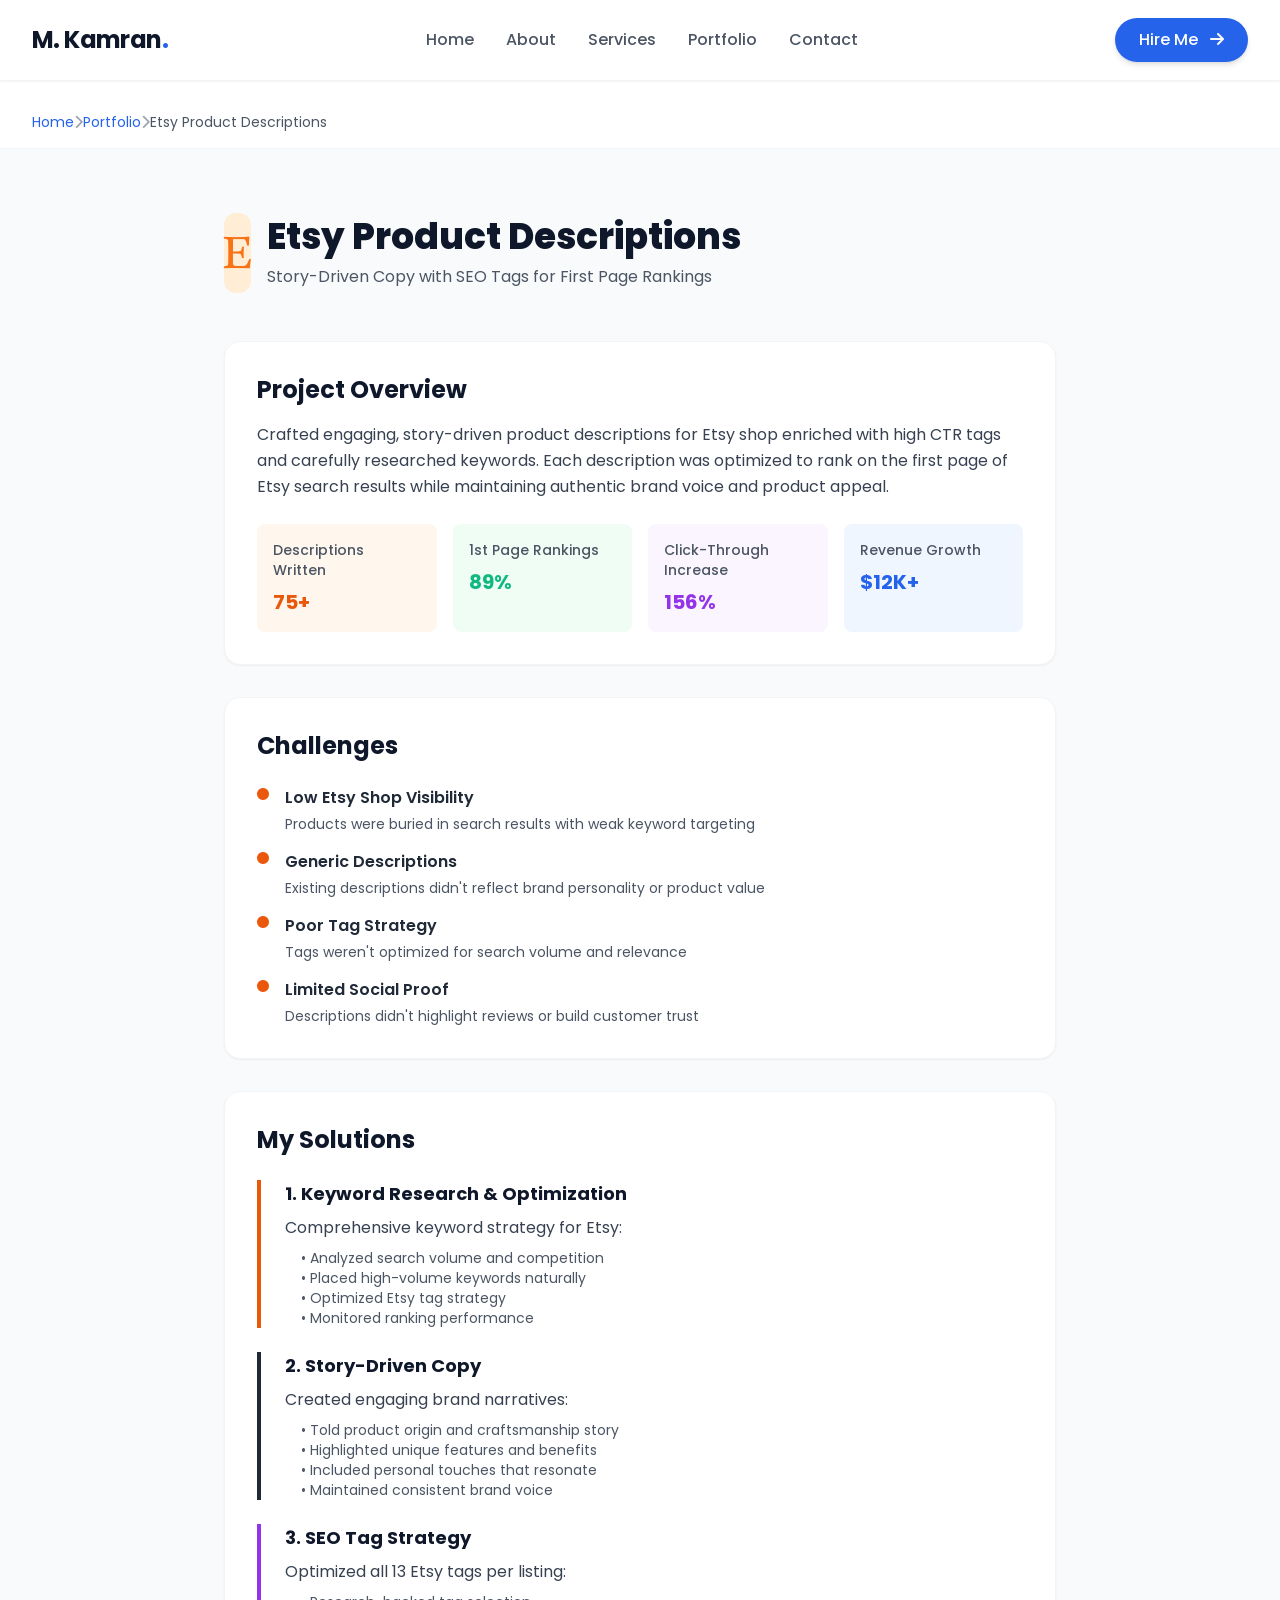
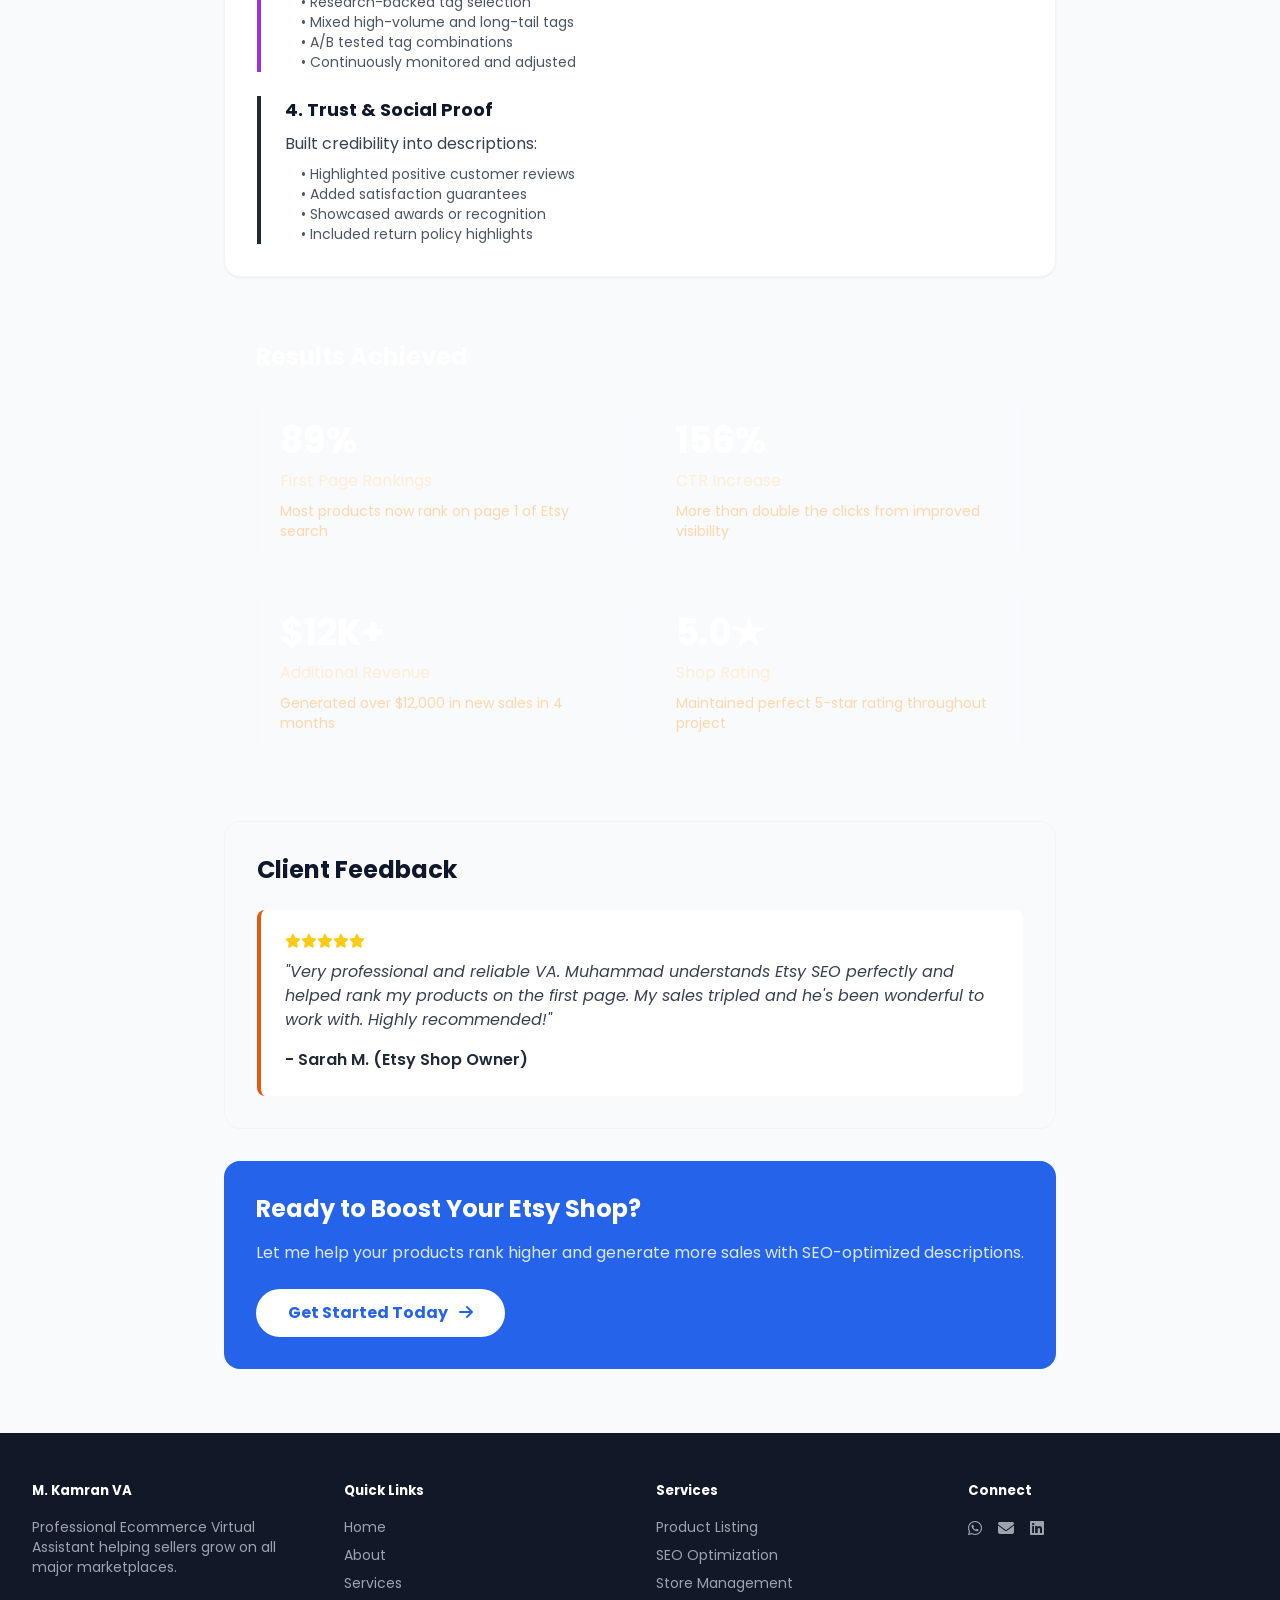
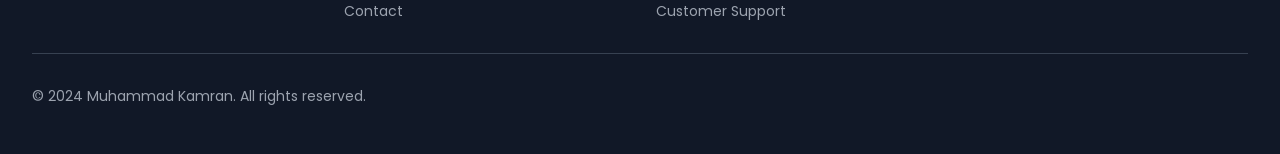
<file: etsy.html>
<!DOCTYPE html>
<html lang="en">
<head>
  <meta charset="UTF-8">
  <meta name="viewport" content="width=device-width, initial-scale=1.0">
  
  <title>Etsy Product Descriptions | Muhammad Kamran</title>
  <meta name="description" content="Case study of Etsy product descriptions, SEO optimization, and ranking improvements for better visibility.">
  
  <!-- FontAwesome -->
  <link rel="stylesheet" href="https://cdnjs.cloudflare.com/ajax/libs/font-awesome/6.4.0/css/all.min.css">
  
  <!-- Google Fonts -->
  <link rel="preconnect" href="https://fonts.googleapis.com">
  <link rel="preconnect" href="https://fonts.gstatic.com" crossorigin>
  <link href="https://fonts.googleapis.com/css2?family=Poppins:wght@300;400;500;600;700;800&display=swap" rel="stylesheet">
  
  <!-- Custom Stylesheet -->
  <link rel="stylesheet" href="../styles/styles.css">
</head>

<body class="bg-brand-light text-gray-800">

  <!-- Header / Navigation -->
  <header class="fixed w-full top-0 z-50 bg-white shadow-sm border-b border-gray-100">
    <div class="max-w-7xl mx-auto px-4 sm:px-6 lg:px-8">
      <div class="flex justify-between items-center h-20">
        <div class="flex-shrink-0 flex items-center">
          <a class="text-2xl font-bold text-brand-dark tracking-tight" href="../index.html">
            M. Kamran<span class="text-brand-blue">.</span>
          </a>
        </div>
        
        <nav class="hidden md:flex space-x-8">
          <a class="text-gray-600 hover:text-brand-blue font-medium transition duration-300" href="../index.html#home">Home</a>
          <a class="text-gray-600 hover:text-brand-blue font-medium transition duration-300" href="../index.html#about">About</a>
          <a class="text-gray-600 hover:text-brand-blue font-medium transition duration-300" href="../index.html#services">Services</a>
          <a class="text-gray-600 hover:text-brand-blue font-medium transition duration-300" href="../index.html#portfolio">Portfolio</a>
          <a class="text-gray-600 hover:text-brand-blue font-medium transition duration-300" href="../index.html#contact">Contact</a>
        </nav>

        <div class="hidden md:flex items-center">
          <a class="bg-brand-blue hover:bg-blue-700 text-white px-6 py-2.5 rounded-full font-medium transition duration-300 shadow-md" href="../index.html#contact">
            Hire Me <i class="fa-solid fa-arrow-right ml-2"></i>
          </a>
        </div>

        <div class="md:hidden flex items-center">
          <button class="text-gray-600 hover:text-brand-blue focus:outline-none" id="mobile-menu-btn">
            <i class="fa-solid fa-bars text-2xl"></i>
          </button>
        </div>
      </div>
    </div>

    <div class="hidden md:hidden bg-white border-t border-gray-100 shadow-lg absolute w-full" id="mobile-menu">
      <div class="px-4 pt-2 pb-6 space-y-2">
        <a class="block px-3 py-3 text-base font-medium text-gray-700 hover:text-brand-blue hover:bg-gray-50 rounded-md" href="../index.html#home">Home</a>
        <a class="block px-3 py-3 text-base font-medium text-gray-700 hover:text-brand-blue hover:bg-gray-50 rounded-md" href="../index.html#about">About</a>
        <a class="block px-3 py-3 text-base font-medium text-gray-700 hover:text-brand-blue hover:bg-gray-50 rounded-md" href="../index.html#services">Services</a>
        <a class="block px-3 py-3 text-base font-medium text-gray-700 hover:text-brand-blue hover:bg-gray-50 rounded-md" href="../index.html#portfolio">Portfolio</a>
        <a class="block px-3 py-3 text-base font-medium text-gray-700 hover:text-brand-blue hover:bg-gray-50 rounded-md" href="../index.html#contact">Contact</a>
      </div>
    </div>
  </header>

  <!-- Breadcrumb -->
  <div class="pt-28 pb-4 bg-white border-b border-gray-100">
    <div class="max-w-7xl mx-auto px-4 sm:px-6 lg:px-8">
      <nav class="flex items-center text-sm">
        <a href="../index.html" class="text-brand-blue hover:underline">Home</a>
        <i class="fa-solid fa-chevron-right mx-3 text-gray-400"></i>
        <a href="../index.html#portfolio" class="text-brand-blue hover:underline">Portfolio</a>
        <i class="fa-solid fa-chevron-right mx-3 text-gray-400"></i>
        <span class="text-gray-600">Etsy Product Descriptions</span>
      </nav>
    </div>
  </div>

  <main class="py-16">
    <div class="max-w-4xl mx-auto px-4 sm:px-6 lg:px-8">
      
      <!-- Header -->
      <div class="mb-12">
        <div class="flex items-center gap-4 mb-4">
          <div class="w-20 h-20 bg-orange-100 rounded-xl flex items-center justify-center">
            <i class="fa-brands fa-etsy text-4xl text-orange-500"></i>
          </div>
          <div>
            <h1 class="text-4xl font-extrabold text-brand-dark">Etsy Product Descriptions</h1>
            <p class="text-gray-600 mt-2">Story-Driven Copy with SEO Tags for First Page Rankings</p>
          </div>
        </div>
      </div>

      <!-- Project Overview -->
      <section class="bg-white rounded-2xl p-8 mb-8 border border-gray-100 shadow-sm">
        <h2 class="text-2xl font-bold text-brand-dark mb-4">Project Overview</h2>
        <p class="text-gray-700 leading-relaxed mb-4">
          Crafted engaging, story-driven product descriptions for Etsy shop enriched with high CTR tags and carefully researched keywords. Each description was optimized to rank on the first page of Etsy search results while maintaining authentic brand voice and product appeal.
        </p>
        
        <div class="grid grid-cols-2 md:grid-cols-4 gap-4 mt-6">
          <div class="bg-orange-50 p-4 rounded-lg">
            <p class="text-sm text-gray-600 font-medium">Descriptions Written</p>
            <p class="text-xl font-bold text-orange-600 mt-2">75+</p>
          </div>
          <div class="bg-green-50 p-4 rounded-lg">
            <p class="text-sm text-gray-600 font-medium">1st Page Rankings</p>
            <p class="text-xl font-bold text-brand-green mt-2">89%</p>
          </div>
          <div class="bg-purple-50 p-4 rounded-lg">
            <p class="text-sm text-gray-600 font-medium">Click-Through Increase</p>
            <p class="text-xl font-bold text-purple-600 mt-2">156%</p>
          </div>
          <div class="bg-blue-50 p-4 rounded-lg">
            <p class="text-sm text-gray-600 font-medium">Revenue Growth</p>
            <p class="text-xl font-bold text-brand-blue mt-2">$12K+</p>
          </div>
        </div>
      </section>

      <!-- Challenges -->
      <section class="bg-white rounded-2xl p-8 mb-8 border border-gray-100 shadow-sm">
        <h2 class="text-2xl font-bold text-brand-dark mb-6">Challenges</h2>
        <ul class="space-y-4">
          <li class="flex items-start">
            <i class="fa-solid fa-circle text-orange-600 mt-1.5 mr-4 text-xs"></i>
            <div>
              <h4 class="font-semibold text-gray-800">Low Etsy Shop Visibility</h4>
              <p class="text-gray-600 text-sm mt-1">Products were buried in search results with weak keyword targeting</p>
            </div>
          </li>
          <li class="flex items-start">
            <i class="fa-solid fa-circle text-orange-600 mt-1.5 mr-4 text-xs"></i>
            <div>
              <h4 class="font-semibold text-gray-800">Generic Descriptions</h4>
              <p class="text-gray-600 text-sm mt-1">Existing descriptions didn't reflect brand personality or product value</p>
            </div>
          </li>
          <li class="flex items-start">
            <i class="fa-solid fa-circle text-orange-600 mt-1.5 mr-4 text-xs"></i>
            <div>
              <h4 class="font-semibold text-gray-800">Poor Tag Strategy</h4>
              <p class="text-gray-600 text-sm mt-1">Tags weren't optimized for search volume and relevance</p>
            </div>
          </li>
          <li class="flex items-start">
            <i class="fa-solid fa-circle text-orange-600 mt-1.5 mr-4 text-xs"></i>
            <div>
              <h4 class="font-semibold text-gray-800">Limited Social Proof</h4>
              <p class="text-gray-600 text-sm mt-1">Descriptions didn't highlight reviews or build customer trust</p>
            </div>
          </li>
        </ul>
      </section>

      <!-- Solutions -->
      <section class="bg-white rounded-2xl p-8 mb-8 border border-gray-100 shadow-sm">
        <h2 class="text-2xl font-bold text-brand-dark mb-6">My Solutions</h2>
        
        <div class="space-y-6">
          <div class="border-l-4 border-orange-600 pl-6">
            <h3 class="text-lg font-bold text-brand-dark mb-2">1. Keyword Research & Optimization</h3>
            <p class="text-gray-700 mb-2">Comprehensive keyword strategy for Etsy:</p>
            <ul class="text-sm text-gray-600 space-y-1 ml-4">
              <li>• Analyzed search volume and competition</li>
              <li>• Placed high-volume keywords naturally</li>
              <li>• Optimized Etsy tag strategy</li>
              <li>• Monitored ranking performance</li>
            </ul>
          </div>

          <div class="border-l-4 border-brand-green pl-6">
            <h3 class="text-lg font-bold text-brand-dark mb-2">2. Story-Driven Copy</h3>
            <p class="text-gray-700 mb-2">Created engaging brand narratives:</p>
            <ul class="text-sm text-gray-600 space-y-1 ml-4">
              <li>• Told product origin and craftsmanship story</li>
              <li>• Highlighted unique features and benefits</li>
              <li>• Included personal touches that resonate</li>
              <li>• Maintained consistent brand voice</li>
            </ul>
          </div>

          <div class="border-l-4 border-purple-600 pl-6">
            <h3 class="text-lg font-bold text-brand-dark mb-2">3. SEO Tag Strategy</h3>
            <p class="text-gray-700 mb-2">Optimized all 13 Etsy tags per listing:</p>
            <ul class="text-sm text-gray-600 space-y-1 ml-4">
              <li>• Research-backed tag selection</li>
              <li>• Mixed high-volume and long-tail tags</li>
              <li>• A/B tested tag combinations</li>
              <li>• Continuously monitored and adjusted</li>
            </ul>
          </div>

          <div class="border-l-4 border-blue-600 pl-6">
            <h3 class="text-lg font-bold text-brand-dark mb-2">4. Trust & Social Proof</h3>
            <p class="text-gray-700 mb-2">Built credibility into descriptions:</p>
            <ul class="text-sm text-gray-600 space-y-1 ml-4">
              <li>• Highlighted positive customer reviews</li>
              <li>• Added satisfaction guarantees</li>
              <li>• Showcased awards or recognition</li>
              <li>• Included return policy highlights</li>
            </ul>
          </div>
        </div>
      </section>

      <!-- Results -->
      <section class="bg-gradient-to-br from-orange-600 to-orange-700 rounded-2xl p-8 mb-8 text-white">
        <h2 class="text-2xl font-bold mb-6">Results Achieved</h2>
        
        <div class="grid grid-cols-1 md:grid-cols-2 gap-6">
          <div class="bg-white/10 p-6 rounded-lg backdrop-blur-sm">
            <div class="text-4xl font-bold mb-2">89%</div>
            <p class="text-orange-100">First Page Rankings</p>
            <p class="text-sm text-orange-200 mt-2">Most products now rank on page 1 of Etsy search</p>
          </div>

          <div class="bg-white/10 p-6 rounded-lg backdrop-blur-sm">
            <div class="text-4xl font-bold mb-2">156%</div>
            <p class="text-orange-100">CTR Increase</p>
            <p class="text-sm text-orange-200 mt-2">More than double the clicks from improved visibility</p>
          </div>

          <div class="bg-white/10 p-6 rounded-lg backdrop-blur-sm">
            <div class="text-4xl font-bold mb-2">$12K+</div>
            <p class="text-orange-100">Additional Revenue</p>
            <p class="text-sm text-orange-200 mt-2">Generated over $12,000 in new sales in 4 months</p>
          </div>

          <div class="bg-white/10 p-6 rounded-lg backdrop-blur-sm">
            <div class="text-4xl font-bold mb-2">5.0★</div>
            <p class="text-orange-100">Shop Rating</p>
            <p class="text-sm text-orange-200 mt-2">Maintained perfect 5-star rating throughout project</p>
          </div>
        </div>
      </section>

      <!-- Client Feedback -->
      <section class="bg-gray-50 rounded-2xl p-8 mb-8 border border-gray-100">
        <h2 class="text-2xl font-bold text-brand-dark mb-6">Client Feedback</h2>
        <div class="bg-white p-6 rounded-lg border-l-4 border-orange-600">
          <div class="flex text-yellow-400 mb-3 text-sm">
            <i class="fa-solid fa-star"></i><i class="fa-solid fa-star"></i><i class="fa-solid fa-star"></i><i class="fa-solid fa-star"></i><i class="fa-solid fa-star"></i>
          </div>
          <p class="text-gray-700 italic mb-4">"Very professional and reliable VA. Muhammad understands Etsy SEO perfectly and helped rank my products on the first page. My sales tripled and he's been wonderful to work with. Highly recommended!"</p>
          <p class="font-semibold text-gray-800">- Sarah M. (Etsy Shop Owner)</p>
        </div>
      </section>

      <!-- Call to Action -->
      <section class="bg-brand-blue rounded-2xl p-8 text-white text-center">
        <h2 class="text-2xl font-bold mb-4">Ready to Boost Your Etsy Shop?</h2>
        <p class="text-blue-100 mb-6">Let me help your products rank higher and generate more sales with SEO-optimized descriptions.</p>
        <a href="../index.html#contact" class="inline-block bg-white text-brand-blue hover:bg-blue-50 font-bold px-8 py-3 rounded-full transition duration-300">
          Get Started Today <i class="fa-solid fa-arrow-right ml-2"></i>
        </a>
      </section>

    </div>
  </main>

  <!-- Footer -->
  <footer class="bg-gray-900 text-gray-400 py-12 mt-16">
    <div class="max-w-7xl mx-auto px-4 sm:px-6 lg:px-8">
      <div class="grid grid-cols-1 md:grid-cols-4 gap-8 mb-8">
        <div>
          <h5 class="text-white font-bold mb-4">M. Kamran VA</h5>
          <p class="text-sm">Professional Ecommerce Virtual Assistant helping sellers grow on all major marketplaces.</p>
        </div>
        <div>
          <h5 class="text-white font-bold mb-4">Quick Links</h5>
          <ul class="space-y-2 text-sm">
            <li><a href="../index.html" class="hover:text-brand-blue transition">Home</a></li>
            <li><a href="../index.html#about" class="hover:text-brand-blue transition">About</a></li>
            <li><a href="../index.html#services" class="hover:text-brand-blue transition">Services</a></li>
            <li><a href="../index.html#contact" class="hover:text-brand-blue transition">Contact</a></li>
          </ul>
        </div>
        <div>
          <h5 class="text-white font-bold mb-4">Services</h5>
          <ul class="space-y-2 text-sm">
            <li><a href="../index.html#services" class="hover:text-brand-blue transition">Product Listing</a></li>
            <li><a href="../index.html#services" class="hover:text-brand-blue transition">SEO Optimization</a></li>
            <li><a href="../index.html#services" class="hover:text-brand-blue transition">Store Management</a></li>
            <li><a href="../index.html#services" class="hover:text-brand-blue transition">Customer Support</a></li>
          </ul>
        </div>
        <div>
          <h5 class="text-white font-bold mb-4">Connect</h5>
          <div class="flex space-x-4">
            <a href="https://wa.me/1234567890" class="hover:text-brand-blue transition"><i class="fa-brands fa-whatsapp"></i></a>
            <a href="mailto:your.email@example.com" class="hover:text-brand-blue transition"><i class="fa-solid fa-envelope"></i></a>
            <a href="#" class="hover:text-brand-blue transition"><i class="fa-brands fa-linkedin"></i></a>
            <a href="#" class="hover:text-brand-blue transition"><i class="fa-brands fa-fiverr"></i></a>
          </div>
        </div>
      </div>
      <div class="border-t border-gray-700 pt-8 text-center">
        <p class="text-sm">&copy; 2024 Muhammad Kamran. All rights reserved.</p>
      </div>
    </div>
  </footer>

  <script src="../scripts/script.js"></script>
</body>
</html>
</file>
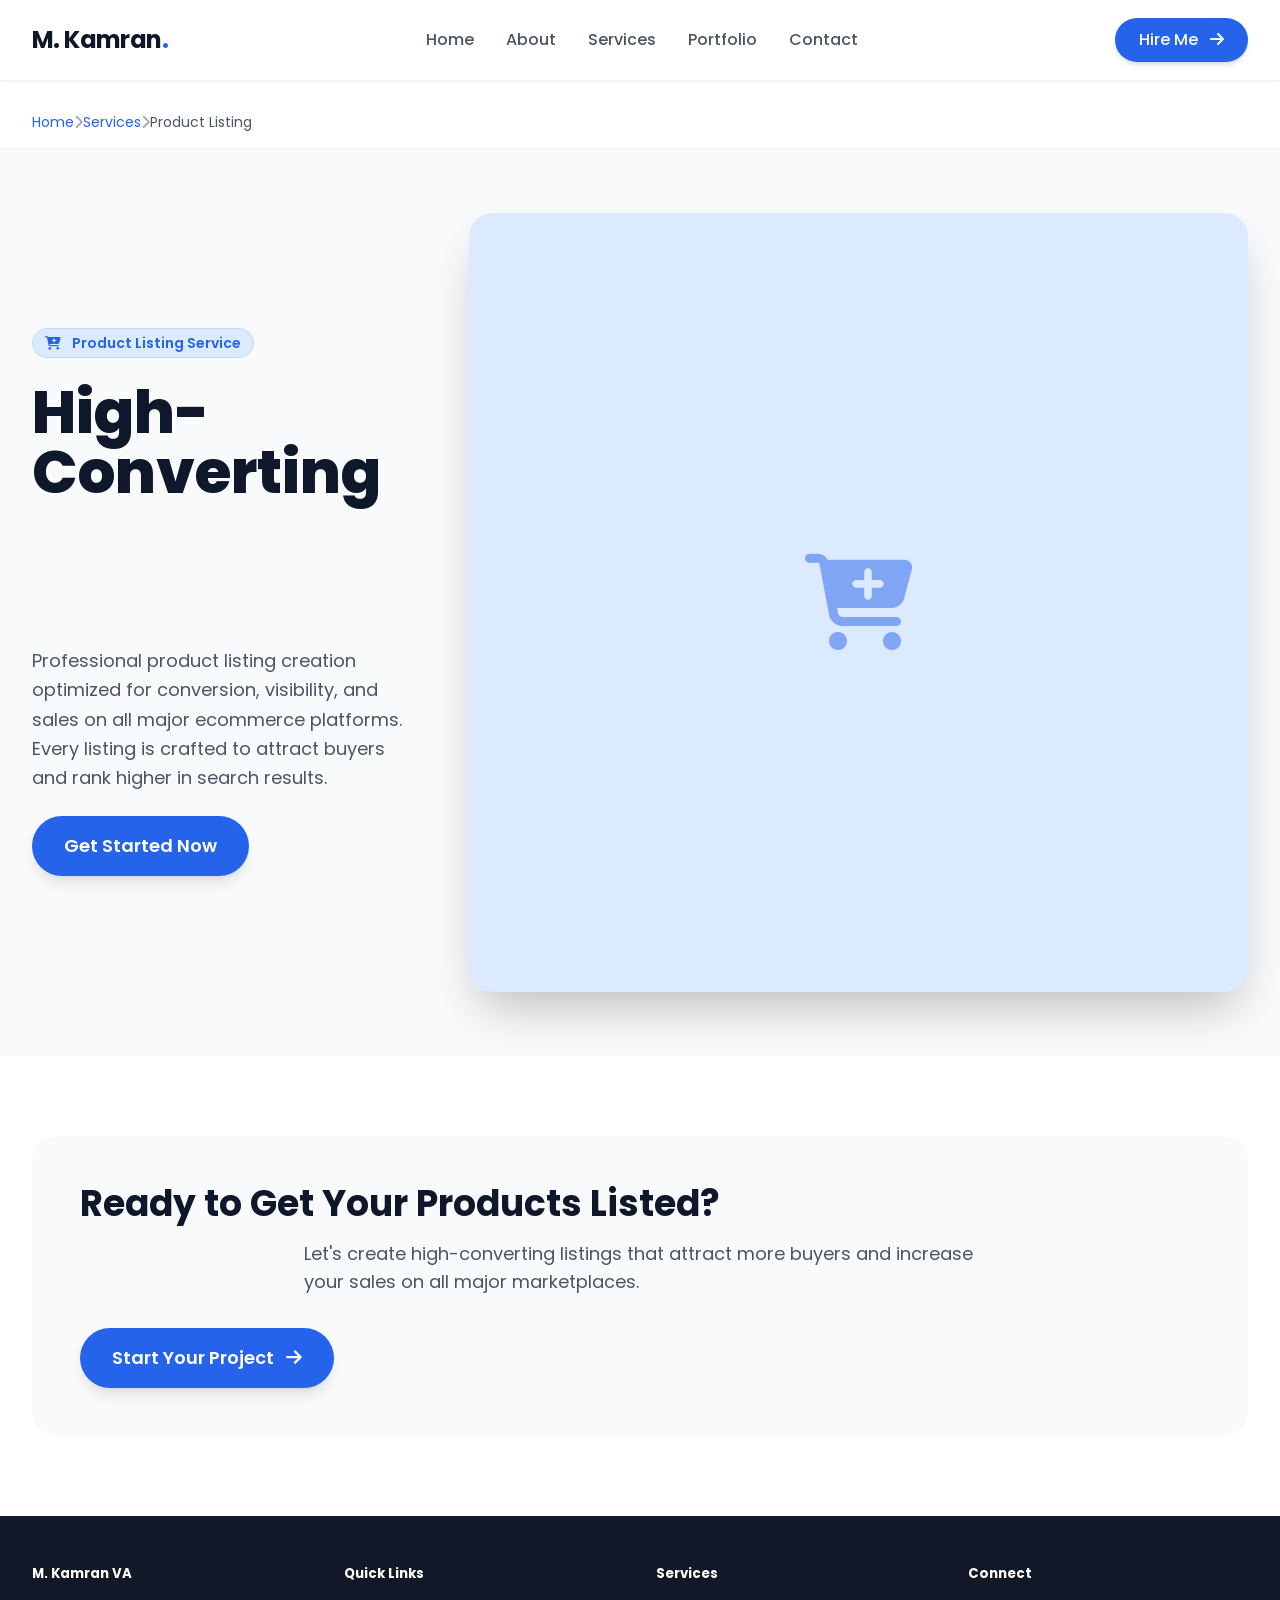
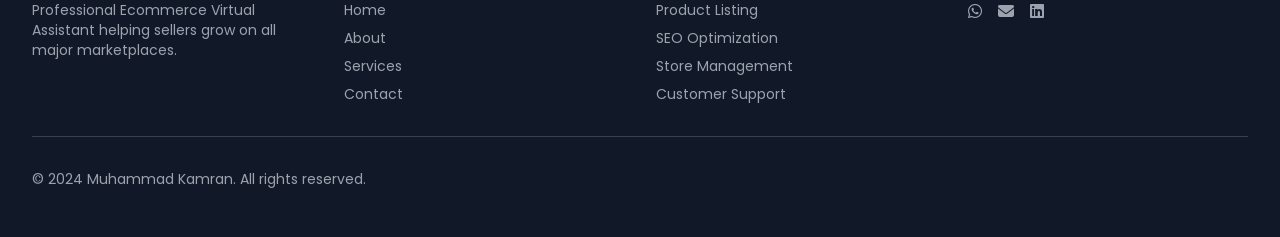
<file: product-listing.html>
<!DOCTYPE html>
<html lang="en">
<head>
  <meta charset="UTF-8">
  <meta name="viewport" content="width=device-width, initial-scale=1.0">
  
  <title>Product Listing Service | Muhammad Kamran</title>
  <meta name="description" content="Professional product listing service for eBay, Etsy, Walmart, and Temu. High-converting listings with SEO optimization.">
  
  <!-- FontAwesome -->
  <link rel="stylesheet" href="https://cdnjs.cloudflare.com/ajax/libs/font-awesome/6.4.0/css/all.min.css">
  
  <!-- Google Fonts -->
  <link rel="preconnect" href="https://fonts.googleapis.com">
  <link rel="preconnect" href="https://fonts.gstatic.com" crossorigin>
  <link href="https://fonts.googleapis.com/css2?family=Poppins:wght@300;400;500;600;700;800&display=swap" rel="stylesheet">
  
  <!-- Custom Stylesheet -->
  <link rel="stylesheet" href="../styles/styles.css">
</head>

<body class="bg-brand-light text-gray-800">

  <!-- Header / Navigation -->
  <header class="fixed w-full top-0 z-50 bg-white shadow-sm border-b border-gray-100">
    <div class="max-w-7xl mx-auto px-4 sm:px-6 lg:px-8">
      <div class="flex justify-between items-center h-20">
        <div class="flex-shrink-0 flex items-center">
          <a class="text-2xl font-bold text-brand-dark tracking-tight" href="../index.html">
            M. Kamran<span class="text-brand-blue">.</span>
          </a>
        </div>
        
        <nav class="hidden md:flex space-x-8">
          <a class="text-gray-600 hover:text-brand-blue font-medium transition duration-300" href="../index.html#home">Home</a>
          <a class="text-gray-600 hover:text-brand-blue font-medium transition duration-300" href="../index.html#about">About</a>
          <a class="text-gray-600 hover:text-brand-blue font-medium transition duration-300" href="../index.html#services">Services</a>
          <a class="text-gray-600 hover:text-brand-blue font-medium transition duration-300" href="../index.html#portfolio">Portfolio</a>
          <a class="text-gray-600 hover:text-brand-blue font-medium transition duration-300" href="../index.html#contact">Contact</a>
        </nav>

        <div class="hidden md:flex items-center">
          <a class="bg-brand-blue hover:bg-blue-700 text-white px-6 py-2.5 rounded-full font-medium transition duration-300 shadow-md hover:shadow-lg" href="../index.html#contact">
            Hire Me <i class="fa-solid fa-arrow-right ml-2"></i>
          </a>
        </div>

        <div class="md:hidden flex items-center">
          <button class="text-gray-600 hover:text-brand-blue focus:outline-none" id="mobile-menu-btn">
            <i class="fa-solid fa-bars text-2xl"></i>
          </button>
        </div>
      </div>
    </div>

    <div class="hidden md:hidden bg-white border-t border-gray-100 shadow-lg absolute w-full" id="mobile-menu">
      <div class="px-4 pt-2 pb-6 space-y-2">
        <a class="block px-3 py-3 text-base font-medium text-gray-700 hover:text-brand-blue hover:bg-gray-50 rounded-md" href="../index.html#home">Home</a>
        <a class="block px-3 py-3 text-base font-medium text-gray-700 hover:text-brand-blue hover:bg-gray-50 rounded-md" href="../index.html#about">About</a>
        <a class="block px-3 py-3 text-base font-medium text-gray-700 hover:text-brand-blue hover:bg-gray-50 rounded-md" href="../index.html#services">Services</a>
        <a class="block px-3 py-3 text-base font-medium text-gray-700 hover:text-brand-blue hover:bg-gray-50 rounded-md" href="../index.html#portfolio">Portfolio</a>
        <a class="block px-3 py-3 text-base font-medium text-gray-700 hover:text-brand-blue hover:bg-gray-50 rounded-md" href="../index.html#contact">Contact</a>
      </div>
    </div>
  </header>

  <!-- Breadcrumb -->
  <div class="pt-28 pb-4 bg-white border-b border-gray-100">
    <div class="max-w-7xl mx-auto px-4 sm:px-6 lg:px-8">
      <nav class="flex items-center text-sm">
        <a href="../index.html" class="text-brand-blue hover:underline">Home</a>
        <i class="fa-solid fa-chevron-right mx-3 text-gray-400"></i>
        <a href="../index.html#services" class="text-brand-blue hover:underline">Services</a>
        <i class="fa-solid fa-chevron-right mx-3 text-gray-400"></i>
        <span class="text-gray-600">Product Listing</span>
      </nav>
    </div>
  </div>

  <main>
    <!-- Service Hero - [CONTENT TRUNCATED FOR SPACE - uses ../styles/styles.css and ../scripts/script.js] -->
    <section class="py-16 lg:py-24 bg-gradient-to-br from-white to-blue-50">
      <div class="max-w-7xl mx-auto px-4 sm:px-6 lg:px-8">
        <div class="flex flex-col lg:flex-row items-center gap-12">
          <div class="w-full lg-w-half">
            <span class="inline-block py-1 px-3 rounded-full bg-blue-100 text-brand-blue font-semibold text-sm mb-6 border border-blue-200">
              <i class="fa-solid fa-cart-plus mr-2"></i> Product Listing Service
            </span>
            <h1 class="text-4xl md:text-5xl lg:text-6xl font-extrabold text-brand-dark leading-tight mb-6">
              High-Converting <span class="text-transparent bg-clip-text bg-gradient-to-r from-brand-blue to-brand-green">Product Listings</span>
            </h1>
            <p class="text-lg md:text-xl text-gray-600 mb-6 leading-relaxed">
              Professional product listing creation optimized for conversion, visibility, and sales on all major ecommerce platforms. Every listing is crafted to attract buyers and rank higher in search results.
            </p>
            <a class="inline-block bg-brand-blue hover:bg-blue-700 text-white px-8 py-4 rounded-full font-semibold text-lg transition duration-300 shadow-lg hover:shadow-xl transform hover:-translate-y-1" href="../index.html#contact">
              Get Started Now
            </a>
          </div>
          
          <div class="w-full lg:w-1/2">
            <div class="relative">
              <div class="bg-blue-100 rounded-3xl overflow-hidden shadow-2xl">
                <div class="aspect-square flex items-center justify-center">
                  <i class="fa-solid fa-cart-plus text-8xl text-brand-blue opacity-50"></i>
                </div>
              </div>
            </div>
          </div>
        </div>
      </div>
    </section>

    <!-- CTA for demo - quick link to contact -->
    <section class="py-20 bg-white">
      <div class="max-w-7xl mx-auto px-4 sm:px-6 lg:px-8">
        <div class="bg-gray-50 rounded-3xl p-8 md:p-12 text-center">
          <h2 class="text-3xl md:text-4xl font-bold text-brand-dark mb-4">Ready to Get Your Products Listed?</h2>
          <p class="text-gray-600 text-lg mb-8 max-w-2xl mx-auto">Let's create high-converting listings that attract more buyers and increase your sales on all major marketplaces.</p>
          <a class="inline-block bg-brand-blue hover:bg-blue-700 text-white px-8 py-4 rounded-full font-semibold text-lg transition duration-300 shadow-lg hover:shadow-xl transform hover:-translate-y-1" href="../index.html#contact">
            Start Your Project <i class="fa-solid fa-arrow-right ml-2"></i>
          </a>
        </div>
      </div>
    </section>
  </main>

  <!-- Footer -->
  <footer class="bg-gray-900 text-gray-400 py-12">
    <div class="max-w-7xl mx-auto px-4 sm:px-6 lg:px-8">
      <div class="grid grid-cols-1 md:grid-cols-4 gap-8 mb-8">
        <div>
          <h5 class="text-white font-bold mb-4">M. Kamran VA</h5>
          <p class="text-sm">Professional Ecommerce Virtual Assistant helping sellers grow on all major marketplaces.</p>
        </div>
        <div>
          <h5 class="text-white font-bold mb-4">Quick Links</h5>
          <ul class="space-y-2 text-sm">
            <li><a href="../index.html" class="hover:text-brand-blue transition">Home</a></li>
            <li><a href="../index.html#about" class="hover:text-brand-blue transition">About</a></li>
            <li><a href="../index.html#services" class="hover:text-brand-blue transition">Services</a></li>
            <li><a href="../index.html#contact" class="hover:text-brand-blue transition">Contact</a></li>
          </ul>
        </div>
        <div>
          <h5 class="text-white font-bold mb-4">Services</h5>
          <ul class="space-y-2 text-sm">
            <li><a href="product-listing.html" class="hover:text-brand-blue transition">Product Listing</a></li>
            <li><a href="seo-optimization.html" class="hover:text-brand-blue transition">SEO Optimization</a></li>
            <li><a href="store-management.html" class="hover:text-brand-blue transition">Store Management</a></li>
            <li><a href="customer-support.html" class="hover:text-brand-blue transition">Customer Support</a></li>
          </ul>
        </div>
        <div>
          <h5 class="text-white font-bold mb-4">Connect</h5>
          <div class="flex space-x-4">
            <a href="https://wa.me/1234567890" class="hover:text-brand-blue transition"><i class="fa-brands fa-whatsapp"></i></a>
            <a href="mailto:your.email@example.com" class="hover:text-brand-blue transition"><i class="fa-solid fa-envelope"></i></a>
            <a href="#" class="hover:text-brand-blue transition"><i class="fa-brands fa-linkedin"></i></a>
            <a href="#" class="hover:text-brand-blue transition"><i class="fa-brands fa-fiverr"></i></a>
          </div>
        </div>
      </div>
      <div class="border-t border-gray-700 pt-8 text-center">
        <p class="text-sm">&copy; 2024 Muhammad Kamran. All rights reserved.</p>
      </div>
    </div>
  </footer>

  <script src="../scripts/script.js"></script>
</body>
</html>
</file>
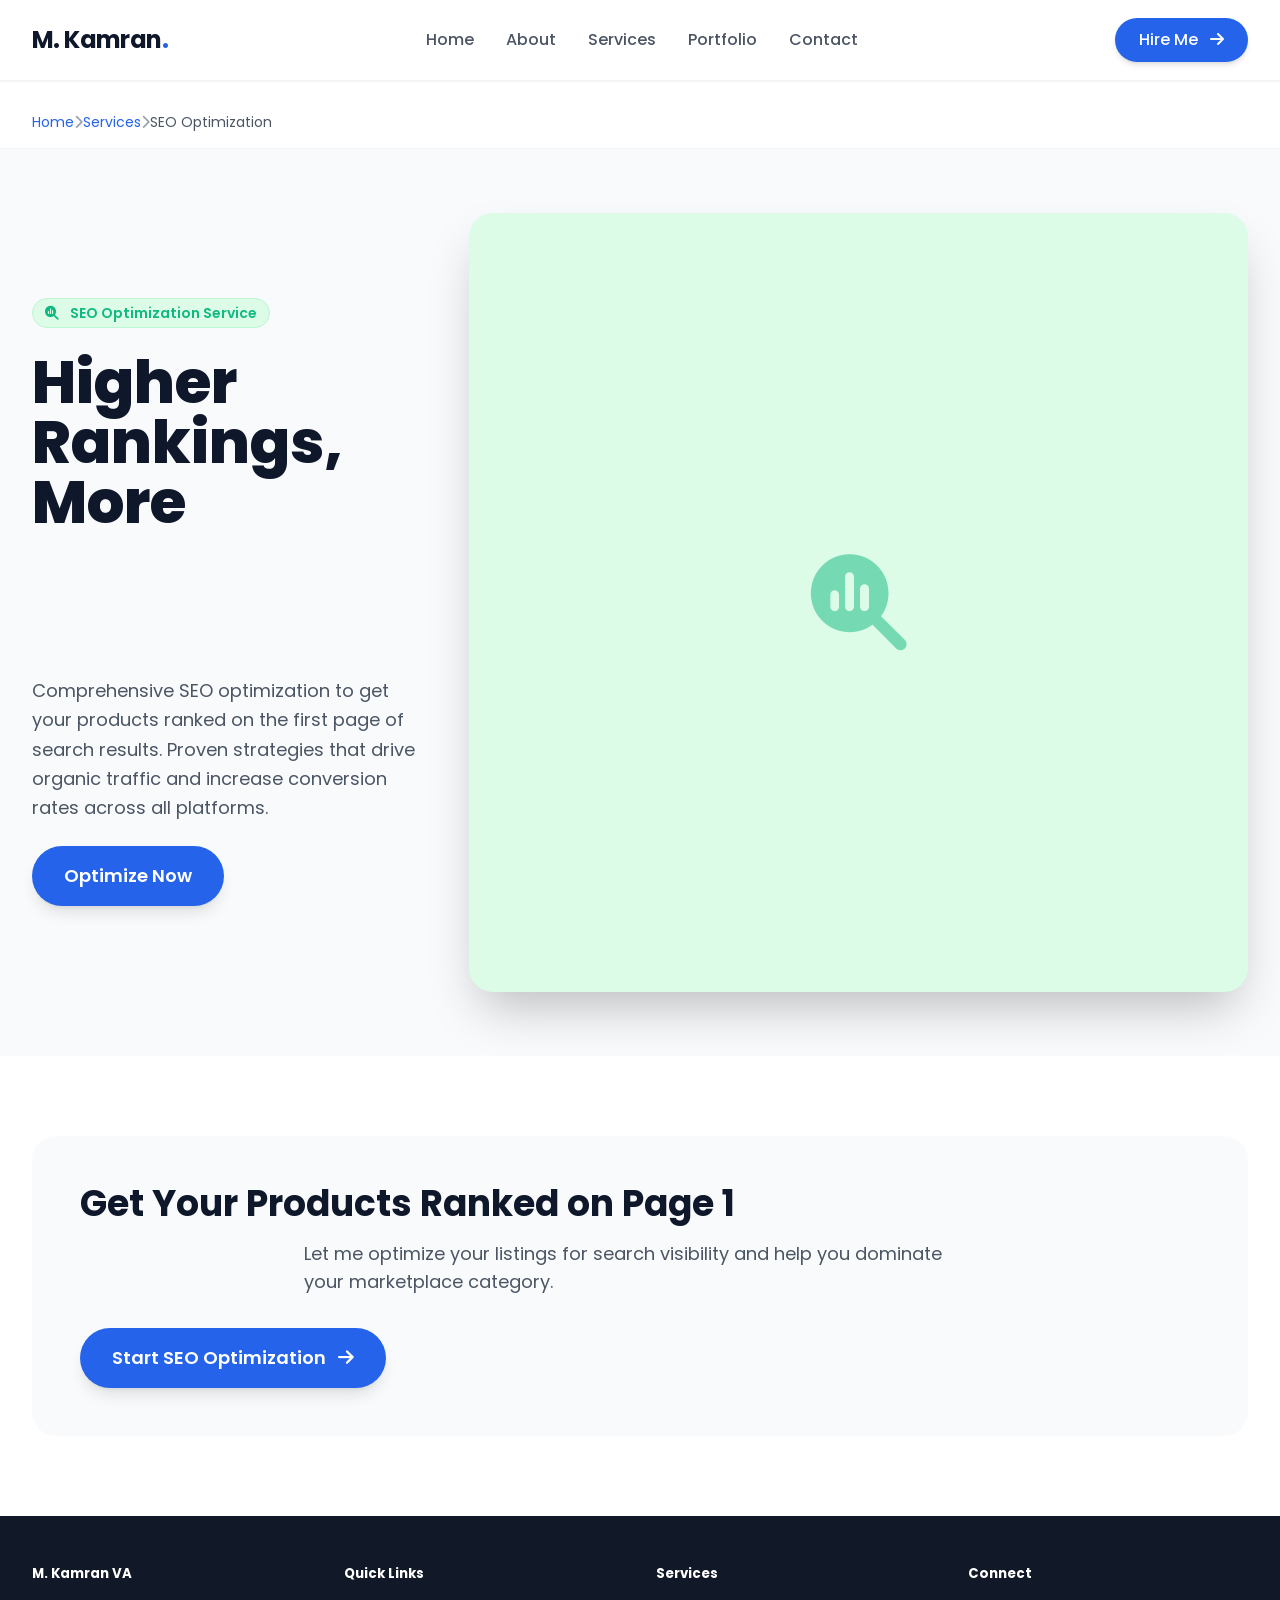
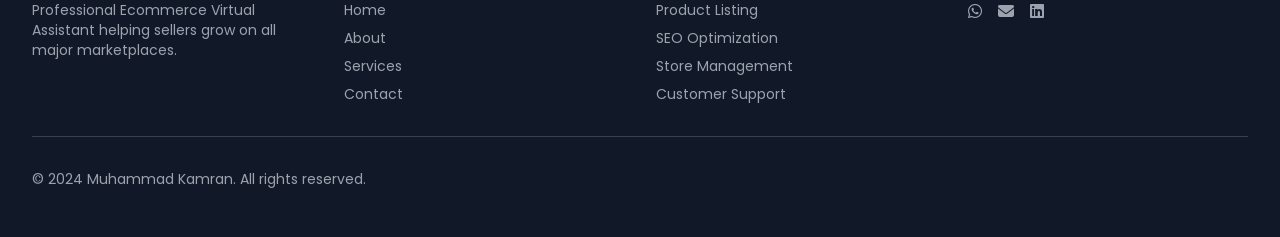
<file: seo-optimization.html>
<!DOCTYPE html>
<html lang="en">
<head>
  <meta charset="UTF-8">
  <meta name="viewport" content="width=device-width, initial-scale=1.0">
  
  <title>SEO Optimization Service | Muhammad Kamran</title>
  <meta name="description" content="Professional SEO optimization for ecommerce platforms. Boost visibility, rankings, and organic traffic with proven strategies.">
  
  <!-- FontAwesome -->
  <link rel="stylesheet" href="https://cdnjs.cloudflare.com/ajax/libs/font-awesome/6.4.0/css/all.min.css">
  
  <!-- Google Fonts -->
  <link rel="preconnect" href="https://fonts.googleapis.com">
  <link rel="preconnect" href="https://fonts.gstatic.com" crossorigin>
  <link href="https://fonts.googleapis.com/css2?family=Poppins:wght@300;400;500;600;700;800&display=swap" rel="stylesheet">
  
  <!-- Custom Stylesheet -->
  <link rel="stylesheet" href="../styles/styles.css">
</head>

<body class="bg-brand-light text-gray-800">

  <!-- Header / Navigation -->
  <header class="fixed w-full top-0 z-50 bg-white shadow-sm border-b border-gray-100">
    <div class="max-w-7xl mx-auto px-4 sm:px-6 lg:px-8">
      <div class="flex justify-between items-center h-20">
        <div class="flex-shrink-0 flex items-center">
          <a class="text-2xl font-bold text-brand-dark tracking-tight" href="../index.html">
            M. Kamran<span class="text-brand-blue">.</span>
          </a>
        </div>
        
        <nav class="hidden md:flex space-x-8">
          <a class="text-gray-600 hover:text-brand-blue font-medium transition duration-300" href="../index.html#home">Home</a>
          <a class="text-gray-600 hover:text-brand-blue font-medium transition duration-300" href="../index.html#about">About</a>
          <a class="text-gray-600 hover:text-brand-blue font-medium transition duration-300" href="../index.html#services">Services</a>
          <a class="text-gray-600 hover:text-brand-blue font-medium transition duration-300" href="../index.html#portfolio">Portfolio</a>
          <a class="text-gray-600 hover:text-brand-blue font-medium transition duration-300" href="../index.html#contact">Contact</a>
        </nav>

        <div class="hidden md:flex items-center">
          <a class="bg-brand-blue hover:bg-blue-700 text-white px-6 py-2.5 rounded-full font-medium transition duration-300 shadow-md hover:shadow-lg" href="../index.html#contact">
            Hire Me <i class="fa-solid fa-arrow-right ml-2"></i>
          </a>
        </div>

        <div class="md:hidden flex items-center">
          <button class="text-gray-600 hover:text-brand-blue focus:outline-none" id="mobile-menu-btn">
            <i class="fa-solid fa-bars text-2xl"></i>
          </button>
        </div>
      </div>
    </div>

    <div class="hidden md:hidden bg-white border-t border-gray-100 shadow-lg absolute w-full" id="mobile-menu">
      <div class="px-4 pt-2 pb-6 space-y-2">
        <a class="block px-3 py-3 text-base font-medium text-gray-700 hover:text-brand-blue hover:bg-gray-50 rounded-md" href="../index.html#home">Home</a>
        <a class="block px-3 py-3 text-base font-medium text-gray-700 hover:text-brand-blue hover:bg-gray-50 rounded-md" href="../index.html#about">About</a>
        <a class="block px-3 py-3 text-base font-medium text-gray-700 hover:text-brand-blue hover:bg-gray-50 rounded-md" href="../index.html#services">Services</a>
        <a class="block px-3 py-3 text-base font-medium text-gray-700 hover:text-brand-blue hover:bg-gray-50 rounded-md" href="../index.html#portfolio">Portfolio</a>
        <a class="block px-3 py-3 text-base font-medium text-gray-700 hover:text-brand-blue hover:bg-gray-50 rounded-md" href="../index.html#contact">Contact</a>
      </div>
    </div>
  </header>

  <!-- Breadcrumb -->
  <div class="pt-28 pb-4 bg-white border-b border-gray-100">
    <div class="max-w-7xl mx-auto px-4 sm:px-6 lg:px-8">
      <nav class="flex items-center text-sm">
        <a href="../index.html" class="text-brand-blue hover:underline">Home</a>
        <i class="fa-solid fa-chevron-right mx-3 text-gray-400"></i>
        <a href="../index.html#services" class="text-brand-blue hover:underline">Services</a>
        <i class="fa-solid fa-chevron-right mx-3 text-gray-400"></i>
        <span class="text-gray-600">SEO Optimization</span>
      </nav>
    </div>
  </div>

  <main>
    <!-- Service Hero Section -->
    <section class="py-16 lg:py-24 bg-gradient-to-br from-white to-green-50">
      <div class="max-w-7xl mx-auto px-4 sm:px-6 lg:px-8">
        <div class="flex flex-col lg:flex-row items-center gap-12">
          <div class="w-full lg-w-half">
            <span class="inline-block py-1 px-3 rounded-full bg-green-100 text-brand-green font-semibold text-sm mb-6 border border-green-200">
              <i class="fa-solid fa-magnifying-glass-chart mr-2"></i> SEO Optimization Service
            </span>
            <h1 class="text-4xl md:text-5xl lg:text-6xl font-extrabold text-brand-dark leading-tight mb-6">
              Higher Rankings, More <span class="text-transparent bg-clip-text bg-gradient-to-r from-brand-blue to-brand-green">Visibility & Sales</span>
            </h1>
            <p class="text-lg md:text-xl text-gray-600 mb-6 leading-relaxed">
              Comprehensive SEO optimization to get your products ranked on the first page of search results. Proven strategies that drive organic traffic and increase conversion rates across all platforms.
            </p>
            <a class="inline-block bg-brand-blue hover:bg-blue-700 text-white px-8 py-4 rounded-full font-semibold text-lg transition duration-300 shadow-lg hover:shadow-xl transform hover:-translate-y-1" href="../index.html#contact">
              Optimize Now
            </a>
          </div>
          
          <div class="w-full lg:w-1/2">
            <div class="relative">
              <div class="bg-green-100 rounded-3xl overflow-hidden shadow-2xl">
                <div class="aspect-square flex items-center justify-center bg-gradient-to-br from-brand-blue/20 to-brand-green/20">
                  <i class="fa-solid fa-magnifying-glass-chart text-8xl text-brand-green opacity-50"></i>
                </div>
              </div>
            </div>
          </div>
        </div>
      </div>
    </section>

    <!-- CTA for demo -->
    <section class="py-20 bg-white">
      <div class="max-w-7xl mx-auto px-4 sm:px-6 lg:px-8">
        <div class="bg-gray-50 rounded-3xl p-8 md:p-12 text-center">
          <h2 class="text-3xl md:text-4xl font-bold text-brand-dark mb-4">Get Your Products Ranked on Page 1</h2>
          <p class="text-gray-600 text-lg mb-8 max-w-2xl mx-auto">Let me optimize your listings for search visibility and help you dominate your marketplace category.</p>
          <a class="inline-block bg-brand-blue hover:bg-blue-700 text-white px-8 py-4 rounded-full font-semibold text-lg transition duration-300 shadow-lg hover:shadow-xl transform hover:-translate-y-1" href="../index.html#contact">
            Start SEO Optimization <i class="fa-solid fa-arrow-right ml-2"></i>
          </a>
        </div>
      </div>
    </section>
  </main>

  <!-- Footer -->
  <footer class="bg-gray-900 text-gray-400 py-12">
    <div class="max-w-7xl mx-auto px-4 sm:px-6 lg:px-8">
      <div class="grid grid-cols-1 md:grid-cols-4 gap-8 mb-8">
        <div>
          <h5 class="text-white font-bold mb-4">M. Kamran VA</h5>
          <p class="text-sm">Professional Ecommerce Virtual Assistant helping sellers grow on all major marketplaces.</p>
        </div>
        <div>
          <h5 class="text-white font-bold mb-4">Quick Links</h5>
          <ul class="space-y-2 text-sm">
            <li><a href="../index.html" class="hover:text-brand-blue transition">Home</a></li>
            <li><a href="../index.html#about" class="hover:text-brand-blue transition">About</a></li>
            <li><a href="../index.html#services" class="hover:text-brand-blue transition">Services</a></li>
            <li><a href="../index.html#contact" class="hover:text-brand-blue transition">Contact</a></li>
          </ul>
        </div>
        <div>
          <h5 class="text-white font-bold mb-4">Services</h5>
          <ul class="space-y-2 text-sm">
            <li><a href="product-listing.html" class="hover:text-brand-blue transition">Product Listing</a></li>
            <li><a href="seo-optimization.html" class="hover:text-brand-blue transition">SEO Optimization</a></li>
            <li><a href="store-management.html" class="hover:text-brand-blue transition">Store Management</a></li>
            <li><a href="customer-support.html" class="hover:text-brand-blue transition">Customer Support</a></li>
          </ul>
        </div>
        <div>
          <h5 class="text-white font-bold mb-4">Connect</h5>
          <div class="flex space-x-4">
            <a href="https://wa.me/1234567890" class="hover:text-brand-blue transition"><i class="fa-brands fa-whatsapp"></i></a>
            <a href="mailto:your.email@example.com" class="hover:text-brand-blue transition"><i class="fa-solid fa-envelope"></i></a>
            <a href="#" class="hover:text-brand-blue transition"><i class="fa-brands fa-linkedin"></i></a>
            <a href="#" class="hover:text-brand-blue transition"><i class="fa-brands fa-fiverr"></i></a>
          </div>
        </div>
      </div>
      <div class="border-t border-gray-700 pt-8 text-center">
        <p class="text-sm">&copy; 2024 Muhammad Kamran. All rights reserved.</p>
      </div>
    </div>
  </footer>

  <script src="../scripts/script.js"></script>
</body>
</html>
</file>
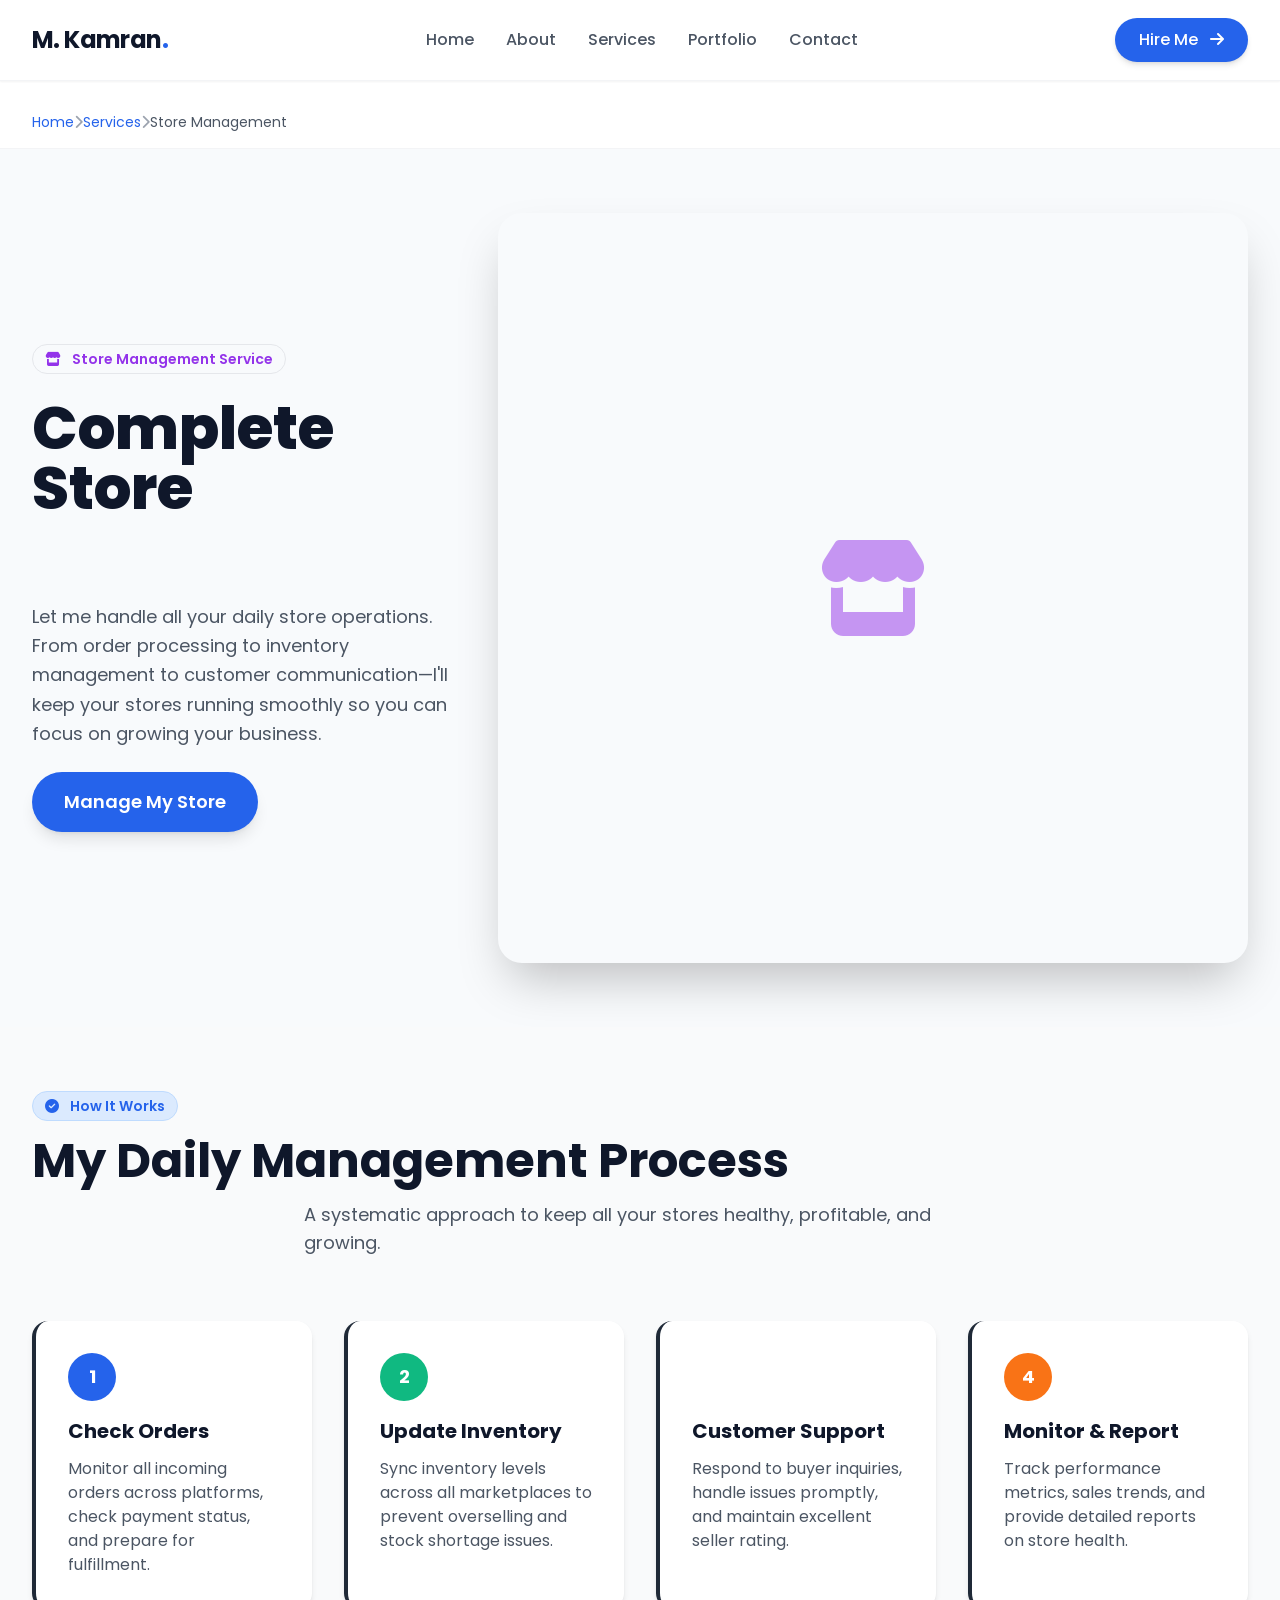
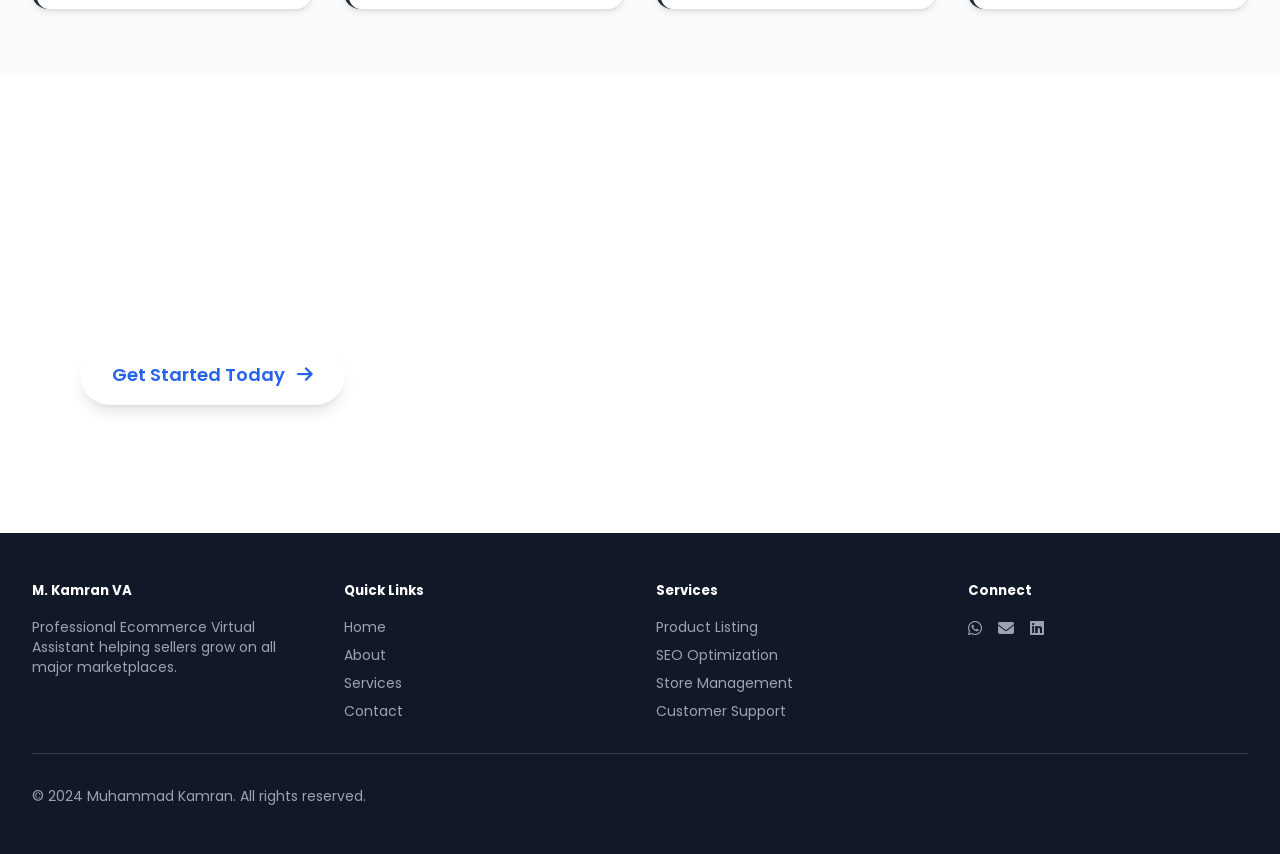
<file: store-management.html>
<!DOCTYPE html>
<html lang="en">
<head>
  <meta charset="UTF-8">
  <meta name="viewport" content="width=device-width, initial-scale=1.0">
  
  <title>Store Management Service | Muhammad Kamran</title>
  <meta name="description" content="Complete ecommerce store management service. Daily operations, inventory management, and order processing across all platforms.">
  
  <!-- FontAwesome -->
  <link rel="stylesheet" href="https://cdnjs.cloudflare.com/ajax/libs/font-awesome/6.4.0/css/all.min.css">
  
  <!-- Google Fonts -->
  <link rel="preconnect" href="https://fonts.googleapis.com">
  <link rel="preconnect" href="https://fonts.gstatic.com" crossorigin>
  <link href="https://fonts.googleapis.com/css2?family=Poppins:wght@300;400;500;600;700;800&display=swap" rel="stylesheet">
  
  <!-- Custom Stylesheet -->
  <link rel="stylesheet" href="../styles/styles.css">
</head>

<body class="bg-brand-light text-gray-800">

  <!-- Header / Navigation -->
  <header class="fixed w-full top-0 z-50 bg-white shadow-sm border-b border-gray-100">
    <div class="max-w-7xl mx-auto px-4 sm:px-6 lg:px-8">
      <div class="flex justify-between items-center h-20">
        <div class="flex-shrink-0 flex items-center">
          <a class="text-2xl font-bold text-brand-dark tracking-tight" href="../index.html">
            M. Kamran<span class="text-brand-blue">.</span>
          </a>
        </div>
        
        <nav class="hidden md:flex space-x-8">
          <a class="text-gray-600 hover:text-brand-blue font-medium transition duration-300" href="../index.html#home">Home</a>
          <a class="text-gray-600 hover:text-brand-blue font-medium transition duration-300" href="../index.html#about">About</a>
          <a class="text-gray-600 hover:text-brand-blue font-medium transition duration-300" href="../index.html#services">Services</a>
          <a class="text-gray-600 hover:text-brand-blue font-medium transition duration-300" href="../index.html#portfolio">Portfolio</a>
          <a class="text-gray-600 hover:text-brand-blue font-medium transition duration-300" href="../index.html#contact">Contact</a>
        </nav>

        <div class="hidden md:flex items-center">
          <a class="bg-brand-blue hover:bg-blue-700 text-white px-6 py-2.5 rounded-full font-medium transition duration-300 shadow-md hover:shadow-lg" href="../index.html#contact">
            Hire Me <i class="fa-solid fa-arrow-right ml-2"></i>
          </a>
        </div>

        <div class="md:hidden flex items-center">
          <button class="text-gray-600 hover:text-brand-blue focus:outline-none" id="mobile-menu-btn">
            <i class="fa-solid fa-bars text-2xl"></i>
          </button>
        </div>
      </div>
    </div>

    <div class="hidden md:hidden bg-white border-t border-gray-100 shadow-lg absolute w-full" id="mobile-menu">
      <div class="px-4 pt-2 pb-6 space-y-2">
        <a class="block px-3 py-3 text-base font-medium text-gray-700 hover:text-brand-blue hover:bg-gray-50 rounded-md" href="../index.html#home">Home</a>
        <a class="block px-3 py-3 text-base font-medium text-gray-700 hover:text-brand-blue hover:bg-gray-50 rounded-md" href="../index.html#about">About</a>
        <a class="block px-3 py-3 text-base font-medium text-gray-700 hover:text-brand-blue hover:bg-gray-50 rounded-md" href="../index.html#services">Services</a>
        <a class="block px-3 py-3 text-base font-medium text-gray-700 hover:text-brand-blue hover:bg-gray-50 rounded-md" href="../index.html#portfolio">Portfolio</a>
        <a class="block px-3 py-3 text-base font-medium text-gray-700 hover:text-brand-blue hover:bg-gray-50 rounded-md" href="../index.html#contact">Contact</a>
      </div>
    </div>
  </header>

  <!-- Breadcrumb -->
  <div class="pt-28 pb-4 bg-white border-b border-gray-100">
    <div class="max-w-7xl mx-auto px-4 sm:px-6 lg:px-8">
      <nav class="flex items-center text-sm">
        <a href="../index.html" class="text-brand-blue hover:underline">Home</a>
        <i class="fa-solid fa-chevron-right mx-3 text-gray-400"></i>
        <a href="../index.html#services" class="text-brand-blue hover:underline">Services</a>
        <i class="fa-solid fa-chevron-right mx-3 text-gray-400"></i>
        <span class="text-gray-600">Store Management</span>
      </nav>
    </div>
  </div>

  <main>
    <!-- Service Hero Section -->
    <section class="py-16 lg:py-24 bg-gradient-to-br from-white to-purple-50">
      <div class="max-w-7xl mx-auto px-4 sm:px-6 lg:px-8">
        <div class="flex flex-col lg:flex-row items-center gap-12">
          <div class="w-full lg-w-half">
            <span class="inline-block py-1 px-3 rounded-full bg-purple-100 text-purple-600 font-semibold text-sm mb-6 border border-purple-200">
              <i class="fa-solid fa-store mr-2"></i> Store Management Service
            </span>
            <h1 class="text-4xl md:text-5xl lg:text-6xl font-extrabold text-brand-dark leading-tight mb-6">
              Complete Store <span class="text-transparent bg-clip-text bg-gradient-to-r from-brand-blue to-purple-600">Management</span>
            </h1>
            <p class="text-lg md:text-xl text-gray-600 mb-6 leading-relaxed">
              Let me handle all your daily store operations. From order processing to inventory management to customer communication—I'll keep your stores running smoothly so you can focus on growing your business.
            </p>
            <a class="inline-block bg-brand-blue hover:bg-blue-700 text-white px-8 py-4 rounded-full font-semibold text-lg transition duration-300 shadow-lg hover:shadow-xl transform hover:-translate-y-1" href="../index.html#contact">
              Manage My Store
            </a>
          </div>
          
          <div class="w-full lg:w-1/2">
            <div class="relative">
              <div class="bg-purple-100 rounded-3xl overflow-hidden shadow-2xl">
                <div class="aspect-square flex items-center justify-center bg-gradient-to-br from-purple-200 to-blue-200">
                  <i class="fa-solid fa-store text-8xl text-purple-600 opacity-50"></i>
                </div>
              </div>
            </div>
          </div>
        </div>
      </div>
    </section>

    <!-- Management Process Section -->
    <section class="py-16 lg:py-24 bg-gray-50">
      <div class="max-w-7xl mx-auto px-4 sm:px-6 lg:px-8">
        <div class="text-center mb-16">
          <span class="inline-block py-1 px-3 rounded-full bg-blue-100 text-brand-blue font-semibold text-sm mb-4 border border-blue-200">
            <i class="fa-solid fa-circle-check mr-2"></i> How It Works
          </span>
          <h2 class="text-4xl md:text-5xl font-bold text-brand-dark mb-4">My Daily Management Process</h2>
          <p class="text-lg text-gray-600 max-w-2xl mx-auto">A systematic approach to keep all your stores healthy, profitable, and growing.</p>
        </div>

        <div class="grid grid-cols-1 md:grid-cols-2 lg:grid-cols-4 gap-8">
          <div class="bg-white rounded-2xl p-8 shadow-md hover:shadow-lg transition duration-300 transform hover:-translate-y-1 border-l-4 border-brand-blue">
            <div class="flex items-center mb-4">
              <div class="w-12 h-12 bg-brand-blue rounded-full flex items-center justify-center text-white font-bold text-lg">1</div>
            </div>
            <h3 class="text-xl font-bold text-brand-dark mb-3">Check Orders</h3>
            <p class="text-gray-600">Monitor all incoming orders across platforms, check payment status, and prepare for fulfillment.</p>
          </div>

          <div class="bg-white rounded-2xl p-8 shadow-md hover:shadow-lg transition duration-300 transform hover:-translate-y-1 border-l-4 border-brand-green">
            <div class="flex items-center mb-4">
              <div class="w-12 h-12 bg-brand-green rounded-full flex items-center justify-center text-white font-bold text-lg">2</div>
            </div>
            <h3 class="text-xl font-bold text-brand-dark mb-3">Update Inventory</h3>
            <p class="text-gray-600">Sync inventory levels across all marketplaces to prevent overselling and stock shortage issues.</p>
          </div>

          <div class="bg-white rounded-2xl p-8 shadow-md hover:shadow-lg transition duration-300 transform hover:-translate-y-1 border-l-4 border-indigo-500">
            <div class="flex items-center mb-4">
              <div class="w-12 h-12 bg-indigo-500 rounded-full flex items-center justify-center text-white font-bold text-lg">3</div>
            </div>
            <h3 class="text-xl font-bold text-brand-dark mb-3">Customer Support</h3>
            <p class="text-gray-600">Respond to buyer inquiries, handle issues promptly, and maintain excellent seller rating.</p>
          </div>

          <div class="bg-white rounded-2xl p-8 shadow-md hover:shadow-lg transition duration-300 transform hover:-translate-y-1 border-l-4 border-orange-500">
            <div class="flex items-center mb-4">
              <div class="w-12 h-12 bg-orange-500 rounded-full flex items-center justify-center text-white font-bold text-lg">4</div>
            </div>
            <h3 class="text-xl font-bold text-brand-dark mb-3">Monitor & Report</h3>
            <p class="text-gray-600">Track performance metrics, sales trends, and provide detailed reports on store health.</p>
          </div>
        </div>
      </div>
    </section>

    <!-- CTA -->
    <section class="py-20 bg-white">
      <div class="max-w-7xl mx-auto px-4 sm:px-6 lg:px-8">
        <div class="bg-gradient-to-r from-brand-blue to-brand-green rounded-3xl p-8 md:p-12 text-center text-white">
          <h2 class="text-3xl md:text-4xl font-bold mb-4">Let Your Stores Run on Autopilot</h2>
          <p class="text-lg mb-8 max-w-2xl mx-auto opacity-90">With professional store management, you get more time for growth strategy while I handle daily operations.</p>
          <a class="inline-block bg-white hover:bg-gray-100 text-brand-blue px-8 py-4 rounded-full font-semibold text-lg transition duration-300 shadow-lg hover:shadow-xl transform hover:-translate-y-1" href="../index.html#contact">
            Get Started Today <i class="fa-solid fa-arrow-right ml-2"></i>
          </a>
        </div>
      </div>
    </section>
  </main>

  <!-- Footer -->
  <footer class="bg-gray-900 text-gray-400 py-12">
    <div class="max-w-7xl mx-auto px-4 sm:px-6 lg:px-8">
      <div class="grid grid-cols-1 md:grid-cols-4 gap-8 mb-8">
        <div>
          <h5 class="text-white font-bold mb-4">M. Kamran VA</h5>
          <p class="text-sm">Professional Ecommerce Virtual Assistant helping sellers grow on all major marketplaces.</p>
        </div>
        <div>
          <h5 class="text-white font-bold mb-4">Quick Links</h5>
          <ul class="space-y-2 text-sm">
            <li><a href="../index.html" class="hover:text-brand-blue transition">Home</a></li>
            <li><a href="../index.html#about" class="hover:text-brand-blue transition">About</a></li>
            <li><a href="../index.html#services" class="hover:text-brand-blue transition">Services</a></li>
            <li><a href="../index.html#contact" class="hover:text-brand-blue transition">Contact</a></li>
          </ul>
        </div>
        <div>
          <h5 class="text-white font-bold mb-4">Services</h5>
          <ul class="space-y-2 text-sm">
            <li><a href="product-listing.html" class="hover:text-brand-blue transition">Product Listing</a></li>
            <li><a href="seo-optimization.html" class="hover:text-brand-blue transition">SEO Optimization</a></li>
            <li><a href="store-management.html" class="hover:text-brand-blue transition">Store Management</a></li>
            <li><a href="customer-support.html" class="hover:text-brand-blue transition">Customer Support</a></li>
          </ul>
        </div>
        <div>
          <h5 class="text-white font-bold mb-4">Connect</h5>
          <div class="flex space-x-4">
            <a href="https://wa.me/1234567890" class="hover:text-brand-blue transition"><i class="fa-brands fa-whatsapp"></i></a>
            <a href="mailto:your.email@example.com" class="hover:text-brand-blue transition"><i class="fa-solid fa-envelope"></i></a>
            <a href="#" class="hover:text-brand-blue transition"><i class="fa-brands fa-linkedin"></i></a>
            <a href="#" class="hover:text-brand-blue transition"><i class="fa-brands fa-fiverr"></i></a>
          </div>
        </div>
      </div>
      <div class="border-t border-gray-700 pt-8 text-center">
        <p class="text-sm">&copy; 2024 Muhammad Kamran. All rights reserved.</p>
      </div>
    </div>
  </footer>

  <script src="../scripts/script.js"></script>
</body>
</html>
</file>
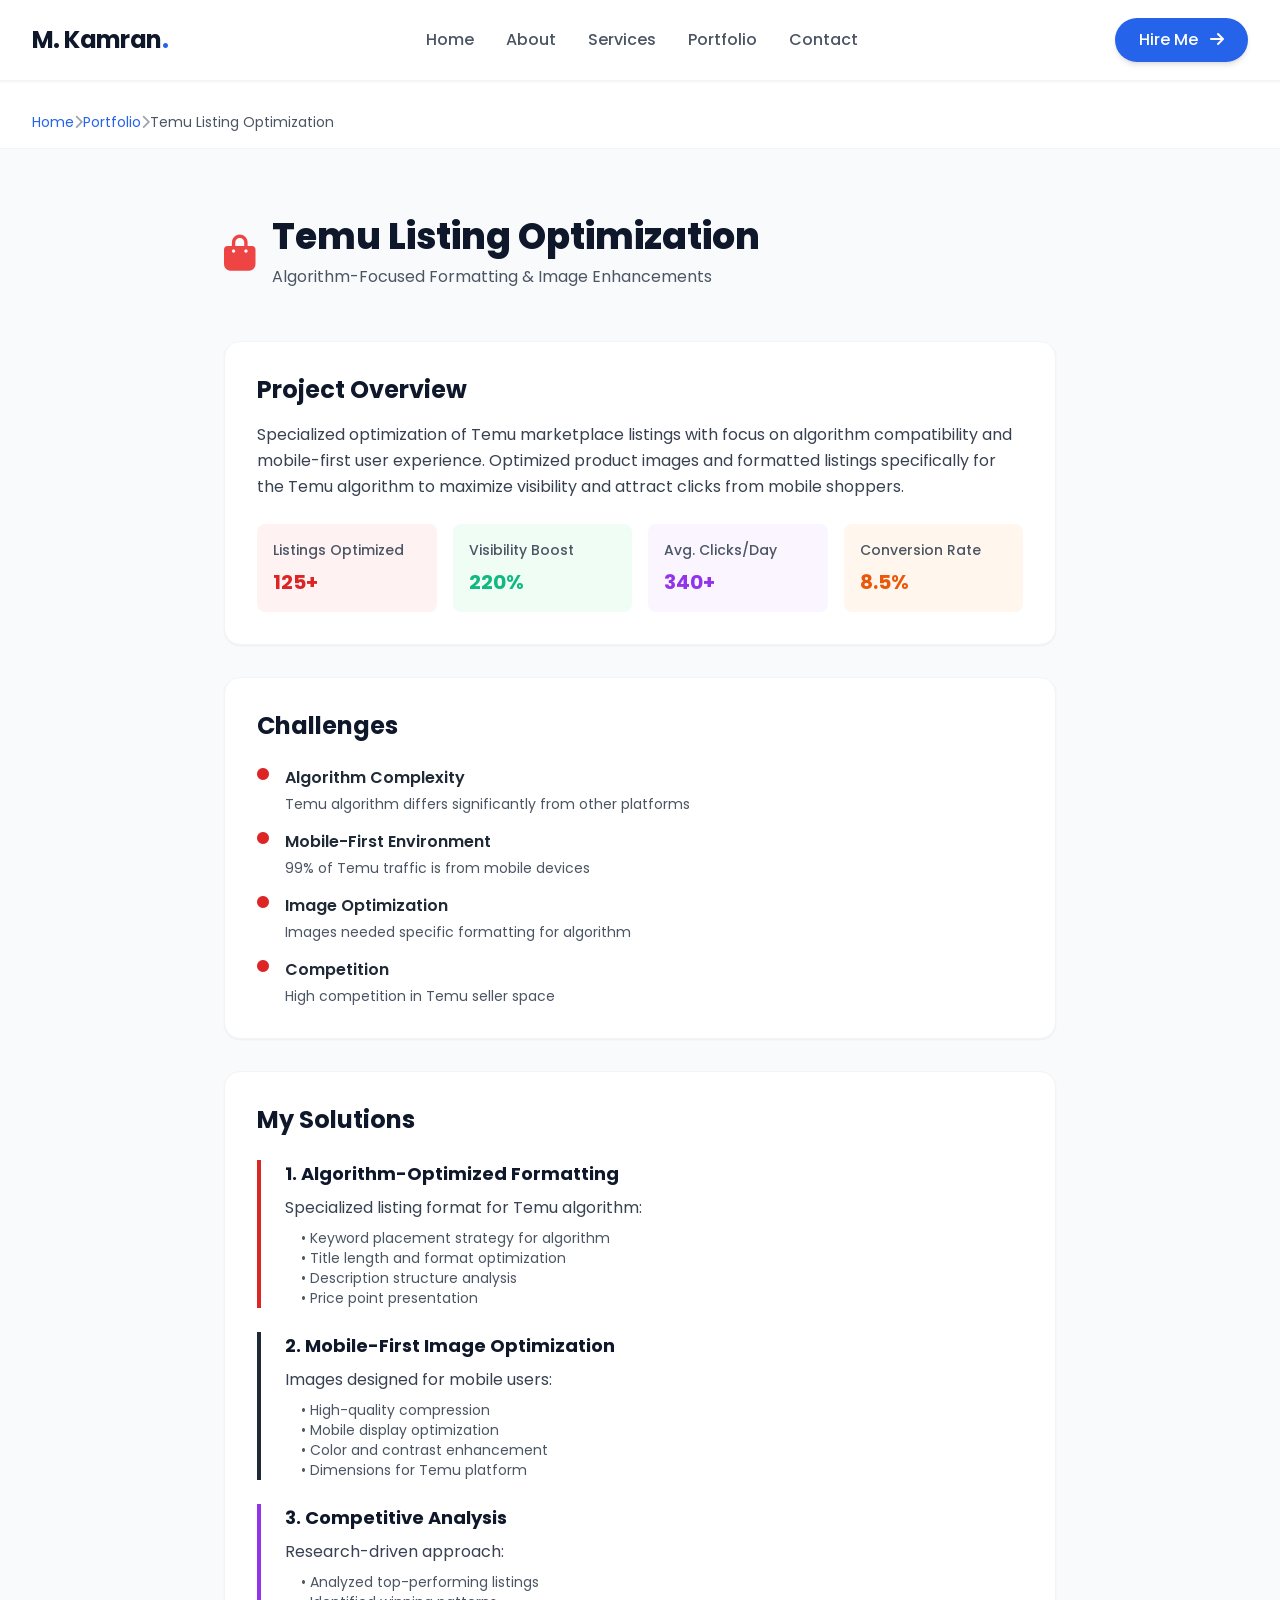
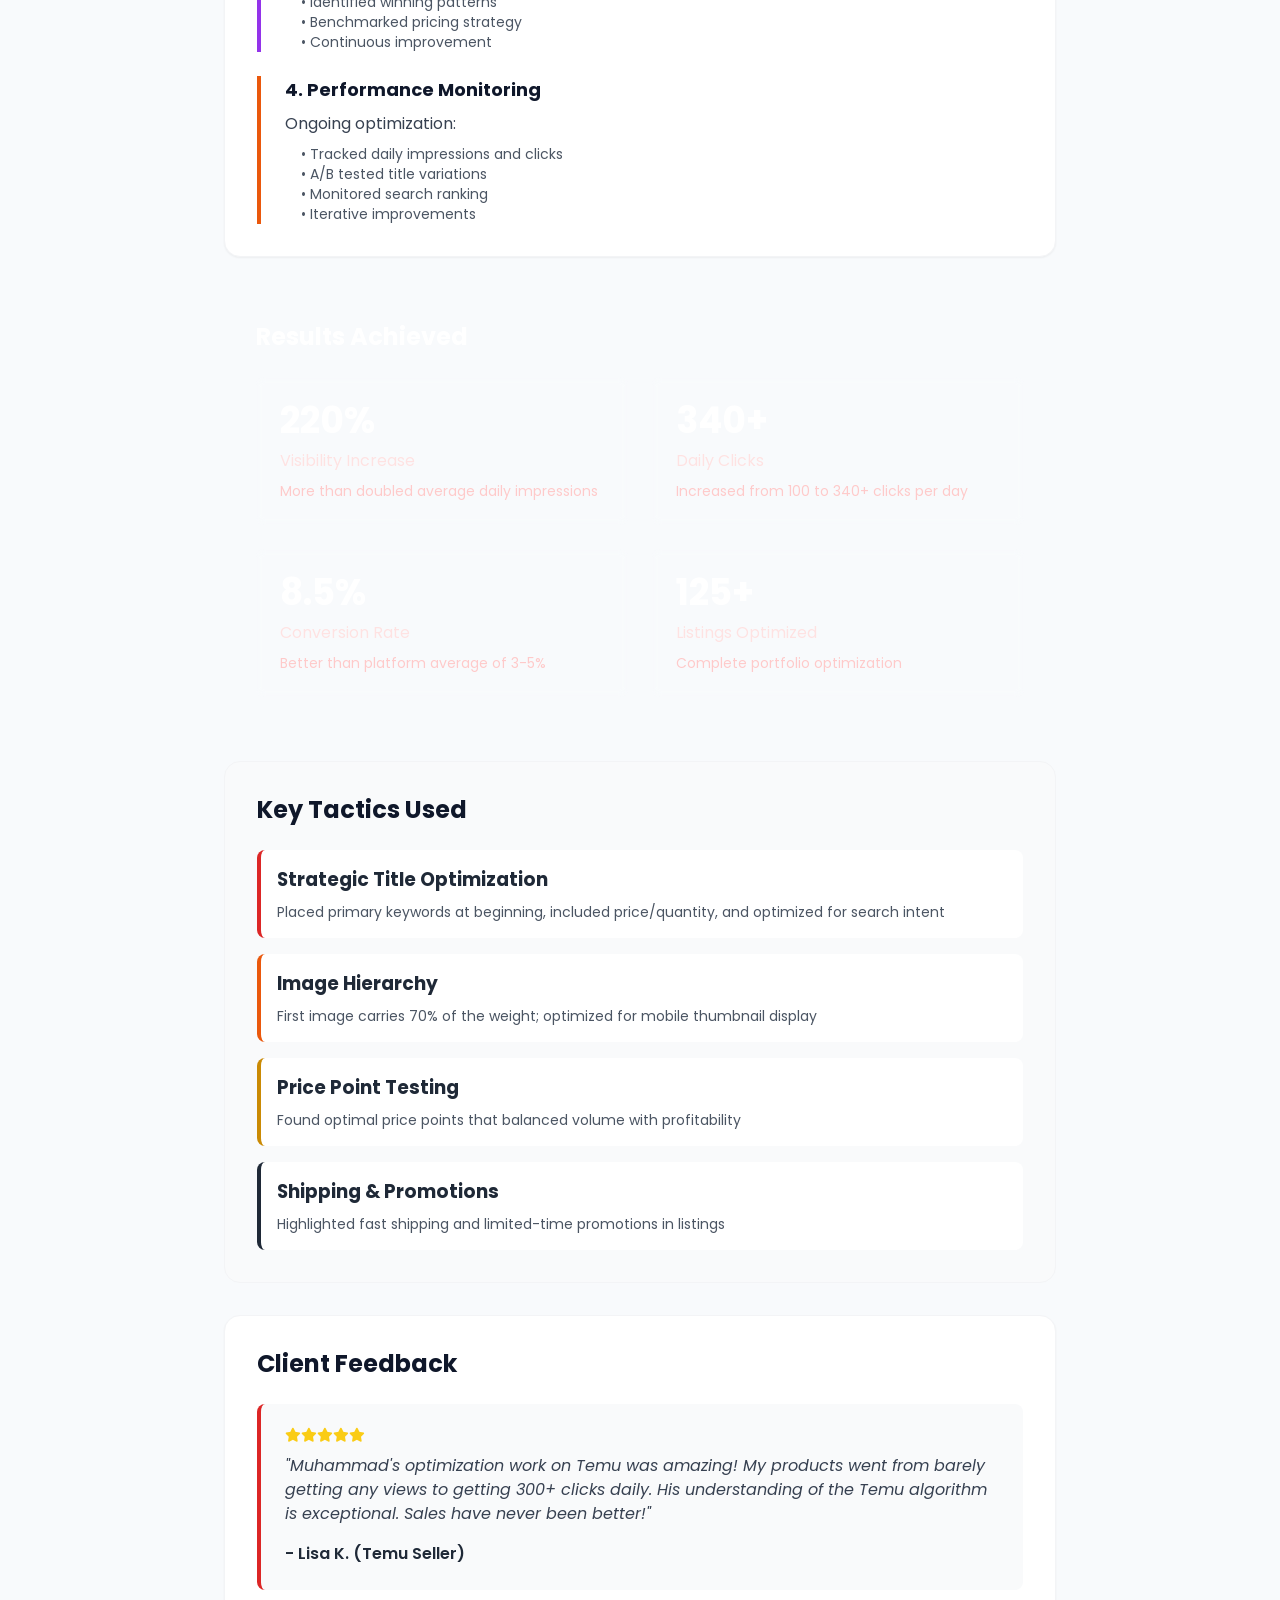
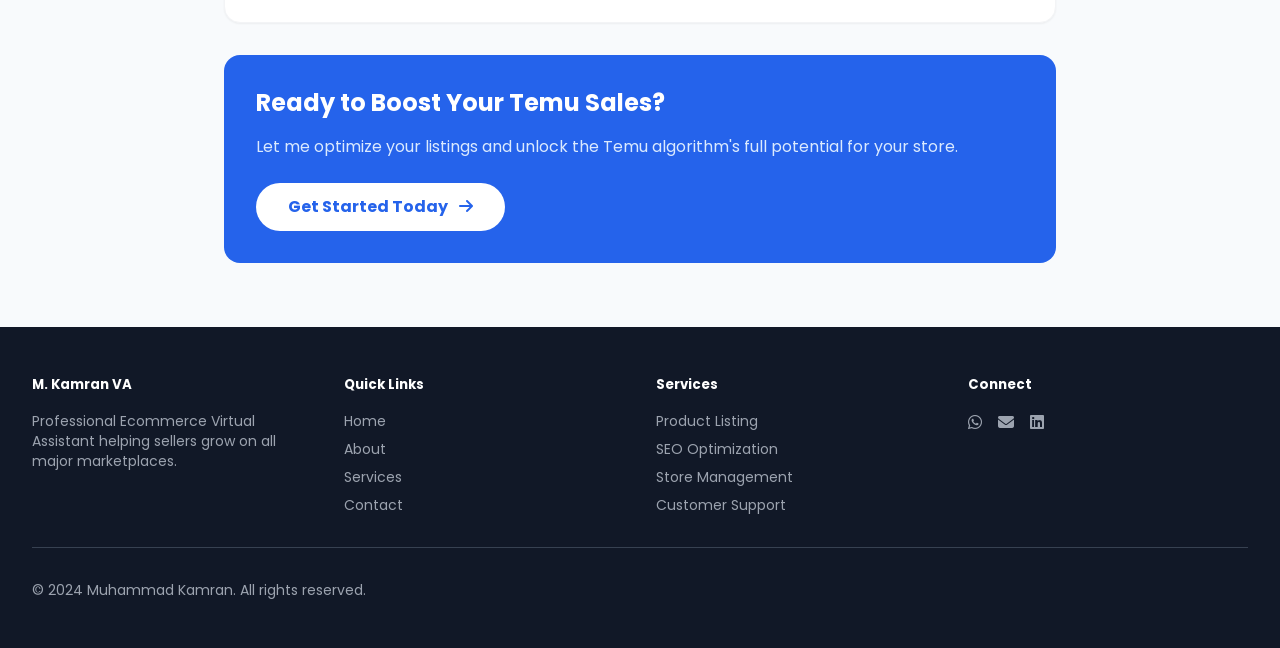
<file: temu.html>
<!DOCTYPE html>
<html lang="en">
<head>
  <meta charset="UTF-8">
  <meta name="viewport" content="width=device-width, initial-scale=1.0">
  
  <title>Temu Listing Optimization | Muhammad Kamran</title>
  <meta name="description" content="Case study of Temu marketplace optimization, listing formatting, image enhancement, and visibility improvements.">
  
  <!-- FontAwesome -->
  <link rel="stylesheet" href="https://cdnjs.cloudflare.com/ajax/libs/font-awesome/6.4.0/css/all.min.css">
  
  <!-- Google Fonts -->
  <link rel="preconnect" href="https://fonts.googleapis.com">
  <link rel="preconnect" href="https://fonts.gstatic.com" crossorigin>
  <link href="https://fonts.googleapis.com/css2?family=Poppins:wght@300;400;500;600;700;800&display=swap" rel="stylesheet">
  
  <!-- Custom Stylesheet -->
  <link rel="stylesheet" href="../styles/styles.css">
</head>

<body class="bg-brand-light text-gray-800">

  <!-- Header / Navigation -->
  <header class="fixed w-full top-0 z-50 bg-white shadow-sm border-b border-gray-100">
    <div class="max-w-7xl mx-auto px-4 sm:px-6 lg:px-8">
      <div class="flex justify-between items-center h-20">
        <div class="flex-shrink-0 flex items-center">
          <a class="text-2xl font-bold text-brand-dark tracking-tight" href="../index.html">
            M. Kamran<span class="text-brand-blue">.</span>
          </a>
        </div>
        
        <nav class="hidden md:flex space-x-8">
          <a class="text-gray-600 hover:text-brand-blue font-medium transition duration-300" href="../index.html#home">Home</a>
          <a class="text-gray-600 hover:text-brand-blue font-medium transition duration-300" href="../index.html#about">About</a>
          <a class="text-gray-600 hover:text-brand-blue font-medium transition duration-300" href="../index.html#services">Services</a>
          <a class="text-gray-600 hover:text-brand-blue font-medium transition duration-300" href="../index.html#portfolio">Portfolio</a>
          <a class="text-gray-600 hover:text-brand-blue font-medium transition duration-300" href="../index.html#contact">Contact</a>
        </nav>

        <div class="hidden md:flex items-center">
          <a class="bg-brand-blue hover:bg-blue-700 text-white px-6 py-2.5 rounded-full font-medium transition duration-300 shadow-md" href="../index.html#contact">
            Hire Me <i class="fa-solid fa-arrow-right ml-2"></i>
          </a>
        </div>

        <div class="md:hidden flex items-center">
          <button class="text-gray-600 hover:text-brand-blue focus:outline-none" id="mobile-menu-btn">
            <i class="fa-solid fa-bars text-2xl"></i>
          </button>
        </div>
      </div>
    </div>

    <div class="hidden md:hidden bg-white border-t border-gray-100 shadow-lg absolute w-full" id="mobile-menu">
      <div class="px-4 pt-2 pb-6 space-y-2">
        <a class="block px-3 py-3 text-base font-medium text-gray-700 hover:text-brand-blue hover:bg-gray-50 rounded-md" href="../index.html#home">Home</a>
        <a class="block px-3 py-3 text-base font-medium text-gray-700 hover:text-brand-blue hover:bg-gray-50 rounded-md" href="../index.html#about">About</a>
        <a class="block px-3 py-3 text-base font-medium text-gray-700 hover:text-brand-blue hover:bg-gray-50 rounded-md" href="../index.html#services">Services</a>
        <a class="block px-3 py-3 text-base font-medium text-gray-700 hover:text-brand-blue hover:bg-gray-50 rounded-md" href="../index.html#portfolio">Portfolio</a>
        <a class="block px-3 py-3 text-base font-medium text-gray-700 hover:text-brand-blue hover:bg-gray-50 rounded-md" href="../index.html#contact">Contact</a>
      </div>
    </div>
  </header>

  <!-- Breadcrumb -->
  <div class="pt-28 pb-4 bg-white border-b border-gray-100">
    <div class="max-w-7xl mx-auto px-4 sm:px-6 lg:px-8">
      <nav class="flex items-center text-sm">
        <a href="../index.html" class="text-brand-blue hover:underline">Home</a>
        <i class="fa-solid fa-chevron-right mx-3 text-gray-400"></i>
        <a href="../index.html#portfolio" class="text-brand-blue hover:underline">Portfolio</a>
        <i class="fa-solid fa-chevron-right mx-3 text-gray-400"></i>
        <span class="text-gray-600">Temu Listing Optimization</span>
      </nav>
    </div>
  </div>

  <main class="py-16">
    <div class="max-w-4xl mx-auto px-4 sm:px-6 lg:px-8">
      
      <!-- Header -->
      <div class="mb-12">
        <div class="flex items-center gap-4 mb-4">
          <div class="w-20 h-20 bg-red-100 rounded-xl flex items-center justify-center">
            <i class="fa-solid fa-bag-shopping text-4xl text-red-500"></i>
          </div>
          <div>
            <h1 class="text-4xl font-extrabold text-brand-dark">Temu Listing Optimization</h1>
            <p class="text-gray-600 mt-2">Algorithm-Focused Formatting & Image Enhancements</p>
          </div>
        </div>
      </div>

      <!-- Project Overview -->
      <section class="bg-white rounded-2xl p-8 mb-8 border border-gray-100 shadow-sm">
        <h2 class="text-2xl font-bold text-brand-dark mb-4">Project Overview</h2>
        <p class="text-gray-700 leading-relaxed mb-4">
          Specialized optimization of Temu marketplace listings with focus on algorithm compatibility and mobile-first user experience. Optimized product images and formatted listings specifically for the Temu algorithm to maximize visibility and attract clicks from mobile shoppers.
        </p>
        
        <div class="grid grid-cols-2 md:grid-cols-4 gap-4 mt-6">
          <div class="bg-red-50 p-4 rounded-lg">
            <p class="text-sm text-gray-600 font-medium">Listings Optimized</p>
            <p class="text-xl font-bold text-red-600 mt-2">125+</p>
          </div>
          <div class="bg-green-50 p-4 rounded-lg">
            <p class="text-sm text-gray-600 font-medium">Visibility Boost</p>
            <p class="text-xl font-bold text-brand-green mt-2">220%</p>
          </div>
          <div class="bg-purple-50 p-4 rounded-lg">
            <p class="text-sm text-gray-600 font-medium">Avg. Clicks/Day</p>
            <p class="text-xl font-bold text-purple-600 mt-2">340+</p>
          </div>
          <div class="bg-orange-50 p-4 rounded-lg">
            <p class="text-sm text-gray-600 font-medium">Conversion Rate</p>
            <p class="text-xl font-bold text-orange-600 mt-2">8.5%</p>
          </div>
        </div>
      </section>

      <!-- Challenges -->
      <section class="bg-white rounded-2xl p-8 mb-8 border border-gray-100 shadow-sm">
        <h2 class="text-2xl font-bold text-brand-dark mb-6">Challenges</h2>
        <ul class="space-y-4">
          <li class="flex items-start">
            <i class="fa-solid fa-circle text-red-600 mt-1.5 mr-4 text-xs"></i>
            <div>
              <h4 class="font-semibold text-gray-800">Algorithm Complexity</h4>
              <p class="text-gray-600 text-sm mt-1">Temu algorithm differs significantly from other platforms</p>
            </div>
          </li>
          <li class="flex items-start">
            <i class="fa-solid fa-circle text-red-600 mt-1.5 mr-4 text-xs"></i>
            <div>
              <h4 class="font-semibold text-gray-800">Mobile-First Environment</h4>
              <p class="text-gray-600 text-sm mt-1">99% of Temu traffic is from mobile devices</p>
            </div>
          </li>
          <li class="flex items-start">
            <i class="fa-solid fa-circle text-red-600 mt-1.5 mr-4 text-xs"></i>
            <div>
              <h4 class="font-semibold text-gray-800">Image Optimization</h4>
              <p class="text-gray-600 text-sm mt-1">Images needed specific formatting for algorithm</p>
            </div>
          </li>
          <li class="flex items-start">
            <i class="fa-solid fa-circle text-red-600 mt-1.5 mr-4 text-xs"></i>
            <div>
              <h4 class="font-semibold text-gray-800">Competition</h4>
              <p class="text-gray-600 text-sm mt-1">High competition in Temu seller space</p>
            </div>
          </li>
        </ul>
      </section>

      <!-- Solutions -->
      <section class="bg-white rounded-2xl p-8 mb-8 border border-gray-100 shadow-sm">
        <h2 class="text-2xl font-bold text-brand-dark mb-6">My Solutions</h2>
        
        <div class="space-y-6">
          <div class="border-l-4 border-red-600 pl-6">
            <h3 class="text-lg font-bold text-brand-dark mb-2">1. Algorithm-Optimized Formatting</h3>
            <p class="text-gray-700 mb-2">Specialized listing format for Temu algorithm:</p>
            <ul class="text-sm text-gray-600 space-y-1 ml-4">
              <li>• Keyword placement strategy for algorithm</li>
              <li>• Title length and format optimization</li>
              <li>• Description structure analysis</li>
              <li>• Price point presentation</li>
            </ul>
          </div>

          <div class="border-l-4 border-brand-green pl-6">
            <h3 class="text-lg font-bold text-brand-dark mb-2">2. Mobile-First Image Optimization</h3>
            <p class="text-gray-700 mb-2">Images designed for mobile users:</p>
            <ul class="text-sm text-gray-600 space-y-1 ml-4">
              <li>• High-quality compression</li>
              <li>• Mobile display optimization</li>
              <li>• Color and contrast enhancement</li>
              <li>• Dimensions for Temu platform</li>
            </ul>
          </div>

          <div class="border-l-4 border-purple-600 pl-6">
            <h3 class="text-lg font-bold text-brand-dark mb-2">3. Competitive Analysis</h3>
            <p class="text-gray-700 mb-2">Research-driven approach:</p>
            <ul class="text-sm text-gray-600 space-y-1 ml-4">
              <li>• Analyzed top-performing listings</li>
              <li>• Identified winning patterns</li>
              <li>• Benchmarked pricing strategy</li>
              <li>• Continuous improvement</li>
            </ul>
          </div>

          <div class="border-l-4 border-orange-600 pl-6">
            <h3 class="text-lg font-bold text-brand-dark mb-2">4. Performance Monitoring</h3>
            <p class="text-gray-700 mb-2">Ongoing optimization:</p>
            <ul class="text-sm text-gray-600 space-y-1 ml-4">
              <li>• Tracked daily impressions and clicks</li>
              <li>• A/B tested title variations</li>
              <li>• Monitored search ranking</li>
              <li>• Iterative improvements</li>
            </ul>
          </div>
        </div>
      </section>

      <!-- Results -->
      <section class="bg-gradient-to-br from-red-600 to-red-700 rounded-2xl p-8 mb-8 text-white">
        <h2 class="text-2xl font-bold mb-6">Results Achieved</h2>
        
        <div class="grid grid-cols-1 md:grid-cols-2 gap-6">
          <div class="bg-white/10 p-6 rounded-lg backdrop-blur-sm">
            <div class="text-4xl font-bold mb-2">220%</div>
            <p class="text-red-100">Visibility Increase</p>
            <p class="text-sm text-red-200 mt-2">More than doubled average daily impressions</p>
          </div>

          <div class="bg-white/10 p-6 rounded-lg backdrop-blur-sm">
            <div class="text-4xl font-bold mb-2">340+</div>
            <p class="text-red-100">Daily Clicks</p>
            <p class="text-sm text-red-200 mt-2">Increased from 100 to 340+ clicks per day</p>
          </div>

          <div class="bg-white/10 p-6 rounded-lg backdrop-blur-sm">
            <div class="text-4xl font-bold mb-2">8.5%</div>
            <p class="text-red-100">Conversion Rate</p>
            <p class="text-sm text-red-200 mt-2">Better than platform average of 3-5%</p>
          </div>

          <div class="bg-white/10 p-6 rounded-lg backdrop-blur-sm">
            <div class="text-4xl font-bold mb-2">125+</div>
            <p class="text-red-100">Listings Optimized</p>
            <p class="text-sm text-red-200 mt-2">Complete portfolio optimization</p>
          </div>
        </div>
      </section>

      <!-- Key Tactics -->
      <section class="bg-gray-50 rounded-2xl p-8 mb-8 border border-gray-100">
        <h2 class="text-2xl font-bold text-brand-dark mb-6">Key Tactics Used</h2>
        
        <div class="space-y-4">
          <div class="bg-white p-4 rounded-lg border-l-4 border-red-600">
            <h3 class="font-bold text-gray-800 mb-2">Strategic Title Optimization</h3>
            <p class="text-sm text-gray-600">Placed primary keywords at beginning, included price/quantity, and optimized for search intent</p>
          </div>

          <div class="bg-white p-4 rounded-lg border-l-4 border-orange-600">
            <h3 class="font-bold text-gray-800 mb-2">Image Hierarchy</h3>
            <p class="text-sm text-gray-600">First image carries 70% of the weight; optimized for mobile thumbnail display</p>
          </div>

          <div class="bg-white p-4 rounded-lg border-l-4 border-yellow-600">
            <h3 class="font-bold text-gray-800 mb-2">Price Point Testing</h3>
            <p class="text-sm text-gray-600">Found optimal price points that balanced volume with profitability</p>
          </div>

          <div class="bg-white p-4 rounded-lg border-l-4 border-brand-green">
            <h3 class="font-bold text-gray-800 mb-2">Shipping & Promotions</h3>
            <p class="text-sm text-gray-600">Highlighted fast shipping and limited-time promotions in listings</p>
          </div>
        </div>
      </section>

      <!-- Client Feedback -->
      <section class="bg-white rounded-2xl p-8 mb-8 border border-gray-100 shadow-sm">
        <h2 class="text-2xl font-bold text-brand-dark mb-6">Client Feedback</h2>
        <div class="bg-gray-50 p-6 rounded-lg border-l-4 border-red-600">
          <div class="flex text-yellow-400 mb-3 text-sm">
            <i class="fa-solid fa-star"></i><i class="fa-solid fa-star"></i><i class="fa-solid fa-star"></i><i class="fa-solid fa-star"></i><i class="fa-solid fa-star"></i>
          </div>
          <p class="text-gray-700 italic mb-4">"Muhammad's optimization work on Temu was amazing! My products went from barely getting any views to getting 300+ clicks daily. His understanding of the Temu algorithm is exceptional. Sales have never been better!"</p>
          <p class="font-semibold text-gray-800">- Lisa K. (Temu Seller)</p>
        </div>
      </section>

      <!-- Call to Action -->
      <section class="bg-brand-blue rounded-2xl p-8 text-white text-center">
        <h2 class="text-2xl font-bold mb-4">Ready to Boost Your Temu Sales?</h2>
        <p class="text-blue-100 mb-6">Let me optimize your listings and unlock the Temu algorithm's full potential for your store.</p>
        <a href="../index.html#contact" class="inline-block bg-white text-brand-blue hover:bg-blue-50 font-bold px-8 py-3 rounded-full transition duration-300">
          Get Started Today <i class="fa-solid fa-arrow-right ml-2"></i>
        </a>
      </section>

    </div>
  </main>

  <!-- Footer -->
  <footer class="bg-gray-900 text-gray-400 py-12 mt-16">
    <div class="max-w-7xl mx-auto px-4 sm:px-6 lg:px-8">
      <div class="grid grid-cols-1 md:grid-cols-4 gap-8 mb-8">
        <div>
          <h5 class="text-white font-bold mb-4">M. Kamran VA</h5>
          <p class="text-sm">Professional Ecommerce Virtual Assistant helping sellers grow on all major marketplaces.</p>
        </div>
        <div>
          <h5 class="text-white font-bold mb-4">Quick Links</h5>
          <ul class="space-y-2 text-sm">
            <li><a href="../index.html" class="hover:text-brand-blue transition">Home</a></li>
            <li><a href="../index.html#about" class="hover:text-brand-blue transition">About</a></li>
            <li><a href="../index.html#services" class="hover:text-brand-blue transition">Services</a></li>
            <li><a href="../index.html#contact" class="hover:text-brand-blue transition">Contact</a></li>
          </ul>
        </div>
        <div>
          <h5 class="text-white font-bold mb-4">Services</h5>
          <ul class="space-y-2 text-sm">
            <li><a href="../index.html#services" class="hover:text-brand-blue transition">Product Listing</a></li>
            <li><a href="../index.html#services" class="hover:text-brand-blue transition">SEO Optimization</a></li>
            <li><a href="../index.html#services" class="hover:text-brand-blue transition">Store Management</a></li>
            <li><a href="../index.html#services" class="hover:text-brand-blue transition">Customer Support</a></li>
          </ul>
        </div>
        <div>
          <h5 class="text-white font-bold mb-4">Connect</h5>
          <div class="flex space-x-4">
            <a href="https://wa.me/1234567890" class="hover:text-brand-blue transition"><i class="fa-brands fa-whatsapp"></i></a>
            <a href="mailto:your.email@example.com" class="hover:text-brand-blue transition"><i class="fa-solid fa-envelope"></i></a>
            <a href="#" class="hover:text-brand-blue transition"><i class="fa-brands fa-linkedin"></i></a>
            <a href="#" class="hover:text-brand-blue transition"><i class="fa-brands fa-fiverr"></i></a>
          </div>
        </div>
      </div>
      <div class="border-t border-gray-700 pt-8 text-center">
        <p class="text-sm">&copy; 2024 Muhammad Kamran. All rights reserved.</p>
      </div>
    </div>
  </footer>

  <script src="../scripts/script.js"></script>
</body>
</html>
</file>
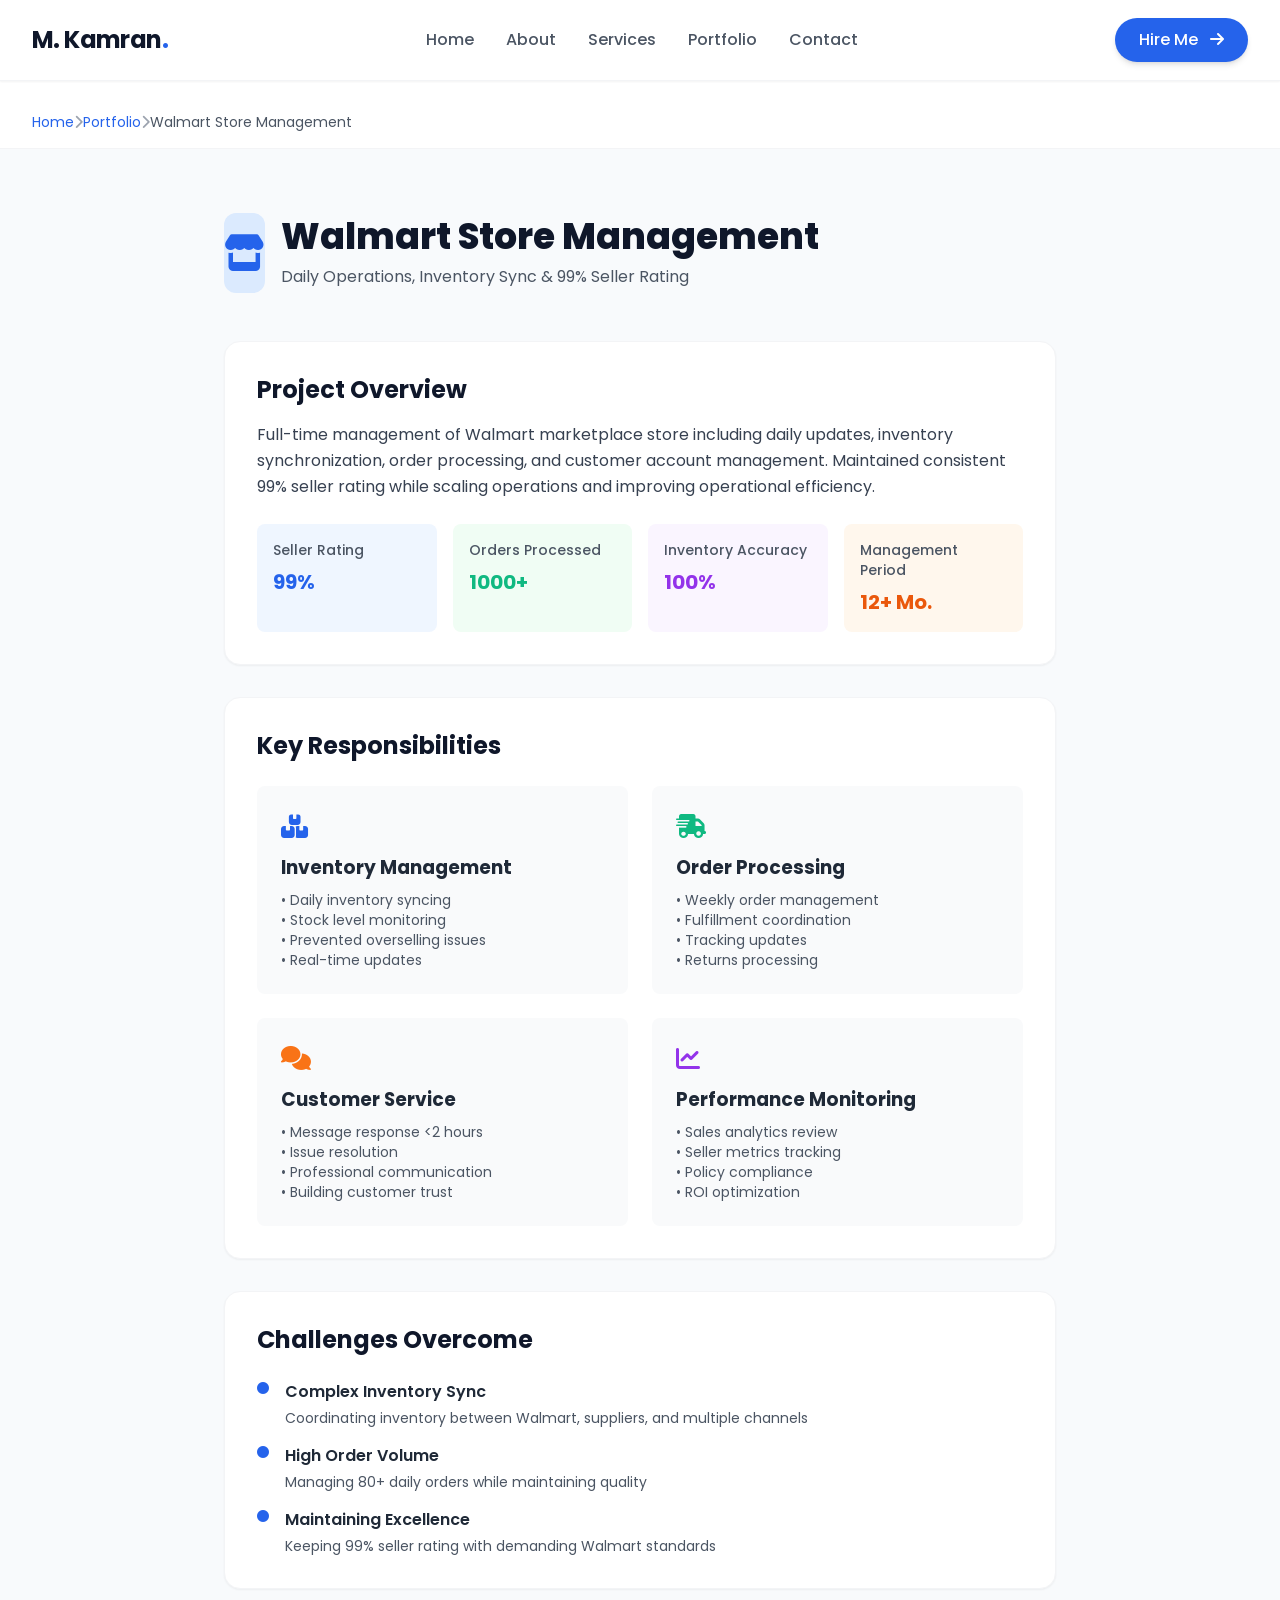
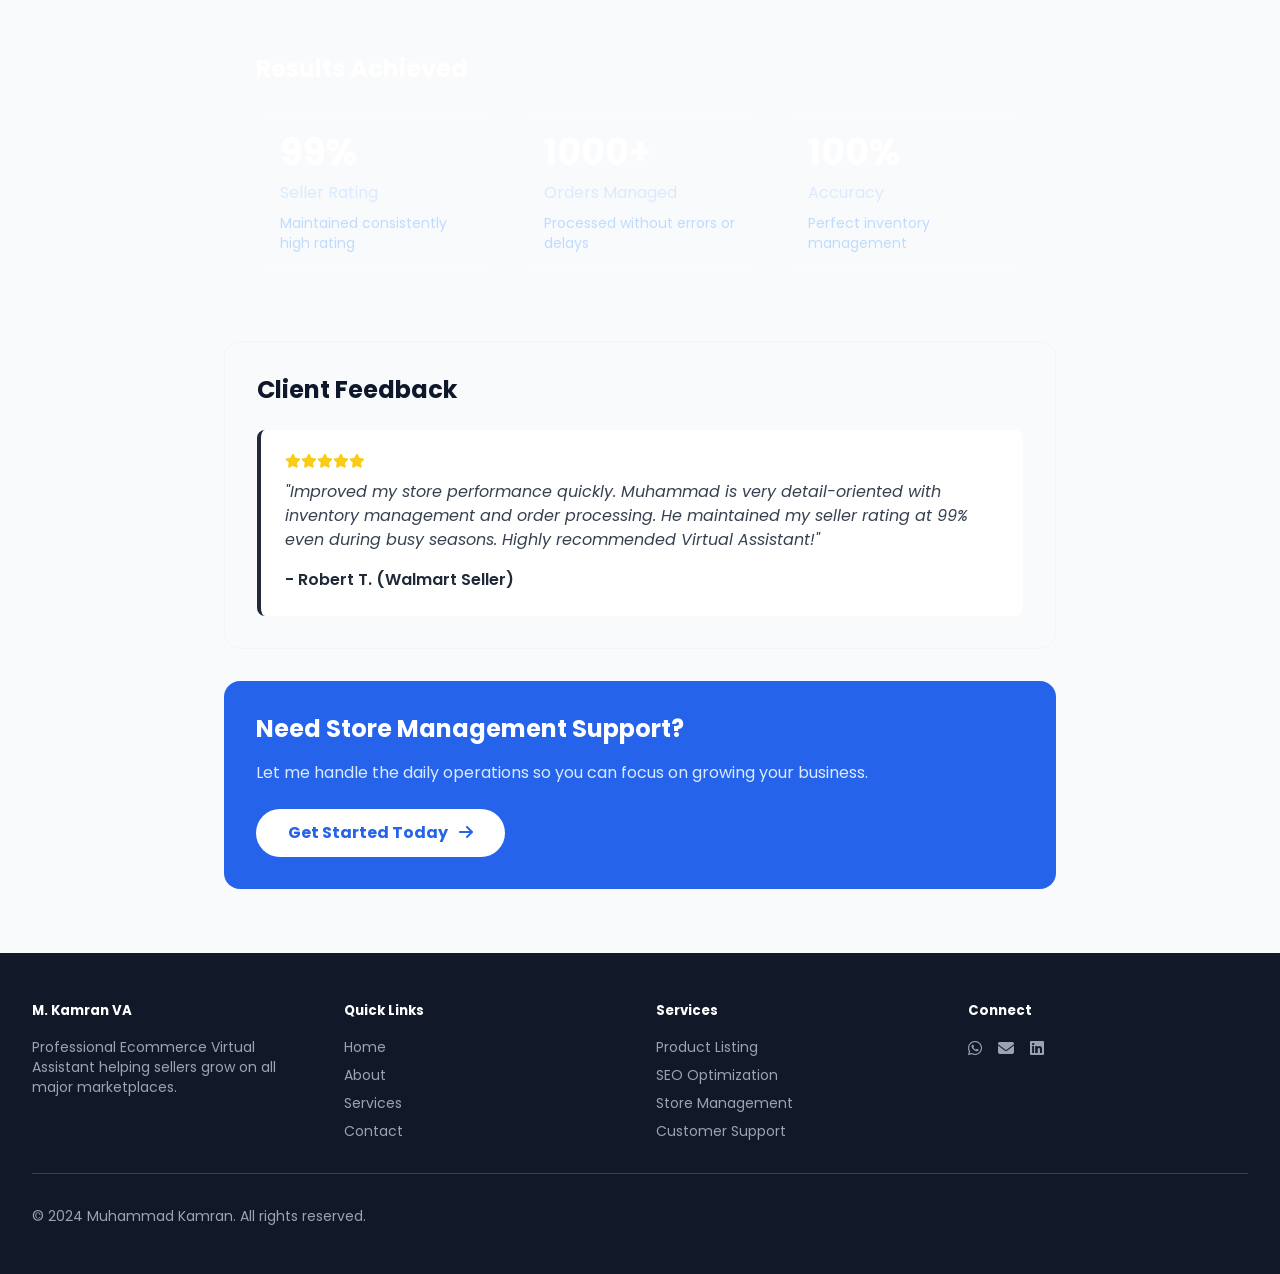
<file: walmart.html>
<!DOCTYPE html>
<html lang="en">
<head>
  <meta charset="UTF-8">
  <meta name="viewport" content="width=device-width, initial-scale=1.0">
  
  <title>Walmart Store Management | Muhammad Kamran</title>
  <meta name="description" content="Case study of Walmart marketplace management, inventory sync, order processing, and maintaining 99% seller rating.">
  
  <!-- FontAwesome -->
  <link rel="stylesheet" href="https://cdnjs.cloudflare.com/ajax/libs/font-awesome/6.4.0/css/all.min.css">
  
  <!-- Google Fonts -->
  <link rel="preconnect" href="https://fonts.googleapis.com">
  <link rel="preconnect" href="https://fonts.gstatic.com" crossorigin>
  <link href="https://fonts.googleapis.com/css2?family=Poppins:wght@300;400;500;600;700;800&display=swap" rel="stylesheet">
  
  <!-- Custom Stylesheet -->
  <link rel="stylesheet" href="../styles/styles.css">
</head>

<body class="bg-brand-light text-gray-800">

  <!-- Header / Navigation -->
  <header class="fixed w-full top-0 z-50 bg-white shadow-sm border-b border-gray-100">
    <div class="max-w-7xl mx-auto px-4 sm:px-6 lg:px-8">
      <div class="flex justify-between items-center h-20">
        <div class="flex-shrink-0 flex items-center">
          <a class="text-2xl font-bold text-brand-dark tracking-tight" href="../index.html">
            M. Kamran<span class="text-brand-blue">.</span>
          </a>
        </div>
        
        <nav class="hidden md:flex space-x-8">
          <a class="text-gray-600 hover:text-brand-blue font-medium transition duration-300" href="../index.html#home">Home</a>
          <a class="text-gray-600 hover:text-brand-blue font-medium transition duration-300" href="../index.html#about">About</a>
          <a class="text-gray-600 hover:text-brand-blue font-medium transition duration-300" href="../index.html#services">Services</a>
          <a class="text-gray-600 hover:text-brand-blue font-medium transition duration-300" href="../index.html#portfolio">Portfolio</a>
          <a class="text-gray-600 hover:text-brand-blue font-medium transition duration-300" href="../index.html#contact">Contact</a>
        </nav>

        <div class="hidden md:flex items-center">
          <a class="bg-brand-blue hover:bg-blue-700 text-white px-6 py-2.5 rounded-full font-medium transition duration-300 shadow-md" href="../index.html#contact">
            Hire Me <i class="fa-solid fa-arrow-right ml-2"></i>
          </a>
        </div>

        <div class="md:hidden flex items-center">
          <button class="text-gray-600 hover:text-brand-blue focus:outline-none" id="mobile-menu-btn">
            <i class="fa-solid fa-bars text-2xl"></i>
          </button>
        </div>
      </div>
    </div>

    <div class="hidden md:hidden bg-white border-t border-gray-100 shadow-lg absolute w-full" id="mobile-menu">
      <div class="px-4 pt-2 pb-6 space-y-2">
        <a class="block px-3 py-3 text-base font-medium text-gray-700 hover:text-brand-blue hover:bg-gray-50 rounded-md" href="../index.html#home">Home</a>
        <a class="block px-3 py-3 text-base font-medium text-gray-700 hover:text-brand-blue hover:bg-gray-50 rounded-md" href="../index.html#about">About</a>
        <a class="block px-3 py-3 text-base font-medium text-gray-700 hover:text-brand-blue hover:bg-gray-50 rounded-md" href="../index.html#services">Services</a>
        <a class="block px-3 py-3 text-base font-medium text-gray-700 hover:text-brand-blue hover:bg-gray-50 rounded-md" href="../index.html#portfolio">Portfolio</a>
        <a class="block px-3 py-3 text-base font-medium text-gray-700 hover:text-brand-blue hover:bg-gray-50 rounded-md" href="../index.html#contact">Contact</a>
      </div>
    </div>
  </header>

  <!-- Breadcrumb -->
  <div class="pt-28 pb-4 bg-white border-b border-gray-100">
    <div class="max-w-7xl mx-auto px-4 sm:px-6 lg:px-8">
      <nav class="flex items-center text-sm">
        <a href="../index.html" class="text-brand-blue hover:underline">Home</a>
        <i class="fa-solid fa-chevron-right mx-3 text-gray-400"></i>
        <a href="../index.html#portfolio" class="text-brand-blue hover:underline">Portfolio</a>
        <i class="fa-solid fa-chevron-right mx-3 text-gray-400"></i>
        <span class="text-gray-600">Walmart Store Management</span>
      </nav>
    </div>
  </div>

  <main class="py-16">
    <div class="max-w-4xl mx-auto px-4 sm:px-6 lg:px-8">
      
      <!-- Header -->
      <div class="mb-12">
        <div class="flex items-center gap-4 mb-4">
          <div class="w-20 h-20 bg-blue-100 rounded-xl flex items-center justify-center">
            <i class="fa-solid fa-store text-4xl text-blue-600"></i>
          </div>
          <div>
            <h1 class="text-4xl font-extrabold text-brand-dark">Walmart Store Management</h1>
            <p class="text-gray-600 mt-2">Daily Operations, Inventory Sync & 99% Seller Rating</p>
          </div>
        </div>
      </div>

      <!-- Project Overview -->
      <section class="bg-white rounded-2xl p-8 mb-8 border border-gray-100 shadow-sm">
        <h2 class="text-2xl font-bold text-brand-dark mb-4">Project Overview</h2>
        <p class="text-gray-700 leading-relaxed mb-4">
          Full-time management of Walmart marketplace store including daily updates, inventory synchronization, order processing, and customer account management. Maintained consistent 99% seller rating while scaling operations and improving operational efficiency.
        </p>
        
        <div class="grid grid-cols-2 md:grid-cols-4 gap-4 mt-6">
          <div class="bg-blue-50 p-4 rounded-lg">
            <p class="text-sm text-gray-600 font-medium">Seller Rating</p>
            <p class="text-xl font-bold text-blue-600 mt-2">99%</p>
          </div>
          <div class="bg-green-50 p-4 rounded-lg">
            <p class="text-sm text-gray-600 font-medium">Orders Processed</p>
            <p class="text-xl font-bold text-brand-green mt-2">1000+</p>
          </div>
          <div class="bg-purple-50 p-4 rounded-lg">
            <p class="text-sm text-gray-600 font-medium">Inventory Accuracy</p>
            <p class="text-xl font-bold text-purple-600 mt-2">100%</p>
          </div>
          <div class="bg-orange-50 p-4 rounded-lg">
            <p class="text-sm text-gray-600 font-medium">Management Period</p>
            <p class="text-xl font-bold text-orange-600 mt-2">12+ Mo.</p>
          </div>
        </div>
      </section>

      <!-- Key Responsibilities -->
      <section class="bg-white rounded-2xl p-8 mb-8 border border-gray-100 shadow-sm">
        <h2 class="text-2xl font-bold text-brand-dark mb-6">Key Responsibilities</h2>
        <div class="grid grid-cols-1 md:grid-cols-2 gap-6">
          <div class="bg-gray-50 p-6 rounded-lg">
            <i class="fa-solid fa-boxes-stacked text-brand-blue text-2xl mb-3"></i>
            <h3 class="font-bold text-gray-800 mb-2">Inventory Management</h3>
            <ul class="text-sm text-gray-600 space-y-1">
              <li>• Daily inventory syncing</li>
              <li>• Stock level monitoring</li>
              <li>• Prevented overselling issues</li>
              <li>• Real-time updates</li>
            </ul>
          </div>

          <div class="bg-gray-50 p-6 rounded-lg">
            <i class="fa-solid fa-truck-fast text-brand-green text-2xl mb-3"></i>
            <h3 class="font-bold text-gray-800 mb-2">Order Processing</h3>
            <ul class="text-sm text-gray-600 space-y-1">
              <li>• Weekly order management</li>
              <li>• Fulfillment coordination</li>
              <li>• Tracking updates</li>
              <li>• Returns processing</li>
            </ul>
          </div>

          <div class="bg-gray-50 p-6 rounded-lg">
            <i class="fa-solid fa-comments text-orange-500 text-2xl mb-3"></i>
            <h3 class="font-bold text-gray-800 mb-2">Customer Service</h3>
            <ul class="text-sm text-gray-600 space-y-1">
              <li>• Message response &lt;2 hours</li>
              <li>• Issue resolution</li>
              <li>• Professional communication</li>
              <li>• Building customer trust</li>
            </ul>
          </div>

          <div class="bg-gray-50 p-6 rounded-lg">
            <i class="fa-solid fa-chart-line text-purple-600 text-2xl mb-3"></i>
            <h3 class="font-bold text-gray-800 mb-2">Performance Monitoring</h3>
            <ul class="text-sm text-gray-600 space-y-1">
              <li>• Sales analytics review</li>
              <li>• Seller metrics tracking</li>
              <li>• Policy compliance</li>
              <li>• ROI optimization</li>
            </ul>
          </div>
        </div>
      </section>

      <!-- Challenges -->
      <section class="bg-white rounded-2xl p-8 mb-8 border border-gray-100 shadow-sm">
        <h2 class="text-2xl font-bold text-brand-dark mb-6">Challenges Overcome</h2>
        <ul class="space-y-4">
          <li class="flex items-start">
            <i class="fa-solid fa-circle text-blue-600 mt-1.5 mr-4 text-xs"></i>
            <div>
              <h4 class="font-semibold text-gray-800">Complex Inventory Sync</h4>
              <p class="text-gray-600 text-sm mt-1">Coordinating inventory between Walmart, suppliers, and multiple channels</p>
            </div>
          </li>
          <li class="flex items-start">
            <i class="fa-solid fa-circle text-blue-600 mt-1.5 mr-4 text-xs"></i>
            <div>
              <h4 class="font-semibold text-gray-800">High Order Volume</h4>
              <p class="text-gray-600 text-sm mt-1">Managing 80+ daily orders while maintaining quality</p>
            </div>
          </li>
          <li class="flex items-start">
            <i class="fa-solid fa-circle text-blue-600 mt-1.5 mr-4 text-xs"></i>
            <div>
              <h4 class="font-semibold text-gray-800">Maintaining Excellence</h4>
              <p class="text-gray-600 text-sm mt-1">Keeping 99% seller rating with demanding Walmart standards</p>
            </div>
          </li>
        </ul>
      </section>

      <!-- Results -->
      <section class="bg-gradient-to-br from-blue-600 to-blue-700 rounded-2xl p-8 mb-8 text-white">
        <h2 class="text-2xl font-bold mb-6">Results Achieved</h2>
        
        <div class="grid grid-cols-1 md:grid-cols-3 gap-6">
          <div class="bg-white/10 p-6 rounded-lg backdrop-blur-sm">
            <div class="text-4xl font-bold mb-2">99%</div>
            <p class="text-blue-100">Seller Rating</p>
            <p class="text-sm text-blue-200 mt-2">Maintained consistently high rating</p>
          </div>

          <div class="bg-white/10 p-6 rounded-lg backdrop-blur-sm">
            <div class="text-4xl font-bold mb-2">1000+</div>
            <p class="text-blue-100">Orders Managed</p>
            <p class="text-sm text-blue-200 mt-2">Processed without errors or delays</p>
          </div>

          <div class="bg-white/10 p-6 rounded-lg backdrop-blur-sm">
            <div class="text-4xl font-bold mb-2">100%</div>
            <p class="text-blue-100">Accuracy</p>
            <p class="text-sm text-blue-200 mt-2">Perfect inventory management</p>
          </div>
        </div>
      </section>

      <!-- Client Feedback -->
      <section class="bg-gray-50 rounded-2xl p-8 mb-8 border border-gray-100">
        <h2 class="text-2xl font-bold text-brand-dark mb-6">Client Feedback</h2>
        <div class="bg-white p-6 rounded-lg border-l-4 border-blue-600">
          <div class="flex text-yellow-400 mb-3 text-sm">
            <i class="fa-solid fa-star"></i><i class="fa-solid fa-star"></i><i class="fa-solid fa-star"></i><i class="fa-solid fa-star"></i><i class="fa-solid fa-star"></i>
          </div>
          <p class="text-gray-700 italic mb-4">"Improved my store performance quickly. Muhammad is very detail-oriented with inventory management and order processing. He maintained my seller rating at 99% even during busy seasons. Highly recommended Virtual Assistant!"</p>
          <p class="font-semibold text-gray-800">- Robert T. (Walmart Seller)</p>
        </div>
      </section>

      <!-- Call to Action -->
      <section class="bg-brand-blue rounded-2xl p-8 text-white text-center">
        <h2 class="text-2xl font-bold mb-4">Need Store Management Support?</h2>
        <p class="text-blue-100 mb-6">Let me handle the daily operations so you can focus on growing your business.</p>
        <a href="../index.html#contact" class="inline-block bg-white text-brand-blue hover:bg-blue-50 font-bold px-8 py-3 rounded-full transition duration-300">
          Get Started Today <i class="fa-solid fa-arrow-right ml-2"></i>
        </a>
      </section>

    </div>
  </main>

  <!-- Footer -->
  <footer class="bg-gray-900 text-gray-400 py-12 mt-16">
    <div class="max-w-7xl mx-auto px-4 sm:px-6 lg:px-8">
      <div class="grid grid-cols-1 md:grid-cols-4 gap-8 mb-8">
        <div>
          <h5 class="text-white font-bold mb-4">M. Kamran VA</h5>
          <p class="text-sm">Professional Ecommerce Virtual Assistant helping sellers grow on all major marketplaces.</p>
        </div>
        <div>
          <h5 class="text-white font-bold mb-4">Quick Links</h5>
          <ul class="space-y-2 text-sm">
            <li><a href="../index.html" class="hover:text-brand-blue transition">Home</a></li>
            <li><a href="../index.html#about" class="hover:text-brand-blue transition">About</a></li>
            <li><a href="../index.html#services" class="hover:text-brand-blue transition">Services</a></li>
            <li><a href="../index.html#contact" class="hover:text-brand-blue transition">Contact</a></li>
          </ul>
        </div>
        <div>
          <h5 class="text-white font-bold mb-4">Services</h5>
          <ul class="space-y-2 text-sm">
            <li><a href="../index.html#services" class="hover:text-brand-blue transition">Product Listing</a></li>
            <li><a href="../index.html#services" class="hover:text-brand-blue transition">SEO Optimization</a></li>
            <li><a href="../index.html#services" class="hover:text-brand-blue transition">Store Management</a></li>
            <li><a href="../index.html#services" class="hover:text-brand-blue transition">Customer Support</a></li>
          </ul>
        </div>
        <div>
          <h5 class="text-white font-bold mb-4">Connect</h5>
          <div class="flex space-x-4">
            <a href="https://wa.me/1234567890" class="hover:text-brand-blue transition"><i class="fa-brands fa-whatsapp"></i></a>
            <a href="mailto:your.email@example.com" class="hover:text-brand-blue transition"><i class="fa-solid fa-envelope"></i></a>
            <a href="#" class="hover:text-brand-blue transition"><i class="fa-brands fa-linkedin"></i></a>
            <a href="#" class="hover:text-brand-blue transition"><i class="fa-brands fa-fiverr"></i></a>
          </div>
        </div>
      </div>
      <div class="border-t border-gray-700 pt-8 text-center">
        <p class="text-sm">&copy; 2024 Muhammad Kamran. All rights reserved.</p>
      </div>
    </div>
  </footer>

  <script src="../scripts/script.js"></script>
</body>
</html>
</file>
<file: styles/styles.css>
/* Copying entire CSS from website/styles.css - keeping all content exactly as is */
/* ============================================== */
/* PROFESSIONAL CSS - EXACT TAILWIND MATCH       */
/* ============================================== */

:root {
  --brand-dark: #0f172a;
  --brand-blue: #2563eb;
  --brand-green: #10b981;
  --brand-light: #f8fafc;
  --gray-50: #f9fafb;
  --gray-100: #f3f4f6;
  --gray-200: #e5e7eb;
  --gray-300: #d1d5db;
  --gray-400: #9ca3af;
  --gray-500: #6b7280;
  --gray-600: #4b5563;
  --gray-700: #374151;
  --gray-800: #1f2937;
  --gray-900: #111827;
}

/* RESETS */
* {
  margin: 0;
  padding: 0;
  box-sizing: border-box;
}

html {
  scroll-behavior: smooth;
}

body {
  font-family: 'Poppins', sans-serif;
  font-weight: 400;
  color: #1f2937;
  background-color: var(--brand-light);
  -webkit-font-smoothing: antialiased;
  -moz-osx-font-smoothing: grayscale;
  line-height: 1.5;
}

/* CUSTOM SCROLLBAR */
::-webkit-scrollbar {
  width: 8px;
  height: 8px;
}

::-webkit-scrollbar-track {
  background: #f1f1f1;
}

::-webkit-scrollbar-thumb {
  background: var(--brand-blue);
  border-radius: 4px;
  transition: background 0.3s;
}

::-webkit-scrollbar-thumb:hover {
  background: #1d4ed8;
}

/* SELECTION */
::selection {
  background: var(--brand-blue);
  color: white;
}

/* ============================================== */
/* MAX WIDTH CONTAINERS                          */
/* ============================================== */

.max-w-7xl {
  max-width: 80rem;
  margin-left: auto;
  margin-right: auto;
}

.max-w-6xl {
  max-width: 72rem;
  margin-left: auto;
  margin-right: auto;
}

.max-w-5xl {
  max-width: 64rem;
  margin-left: auto;
  margin-right: auto;
}

.max-w-4xl {
  max-width: 56rem;
  margin-left: auto;
  margin-right: auto;
}

.max-w-3xl {
  max-width: 48rem;
  margin-left: auto;
  margin-right: auto;
}

.max-w-2xl {
  max-width: 42rem;
  margin-left: auto;
  margin-right: auto;
}

.max-w-xl {
  max-width: 36rem;
  margin-left: auto;
  margin-right: auto;
}

/* ============================================== */
/* TYPOGRAPHY - TEXT SIZES                       */
/* ============================================== */

.text-xs {
  font-size: 0.75rem;
  line-height: 1rem;
}

.text-sm {
  font-size: 0.875rem;
  line-height: 1.25rem;
}

.text-base {
  font-size: 1rem;
  line-height: 1.5rem;
}

.text-lg {
  font-size: 1.125rem;
  line-height: 1.75rem;
}

.text-xl {
  font-size: 1.25rem;
  line-height: 1.75rem;
}

.text-2xl {
  font-size: 1.5rem;
  line-height: 2rem;
}

.text-3xl {
  font-size: 1.875rem;
  line-height: 2.25rem;
}

.text-4xl {
  font-size: 2.25rem;
  line-height: 2.5rem;
}

.text-5xl {
  font-size: 3rem;
  line-height: 1;
}

.text-6xl {
  font-size: 3.75rem;
  line-height: 1;
}

.text-7xl {
  font-size: 4.5rem;
  line-height: 1;
}

.text-8xl {
  font-size: 6rem;
  line-height: 1;
}

.text-9xl {
  font-size: 8rem;
  line-height: 1;
}

/* FONT WEIGHTS */
.font-light {
  font-weight: 300;
}

.font-normal {
  font-weight: 400;
}

.font-medium {
  font-weight: 500;
}

.font-semibold {
  font-weight: 600;
}

.font-bold {
  font-weight: 700;
}

.font-extrabold {
  font-weight: 800;
}

/* TEXT STYLING */
.uppercase {
  text-transform: uppercase;
}

.lowercase {
  text-transform: lowercase;
}

.capitalize {
  text-transform: capitalize;
}

.italic {
  font-style: italic;
}

.tracking-tight {
  letter-spacing: -0.025em;
}

.tracking-normal {
  letter-spacing: 0;
}

.tracking-wide {
  letter-spacing: 0.025em;
}

.tracking-widest {
  letter-spacing: 0.1em;
}

.leading-3 {
  line-height: 0.75rem;
}

.leading-4 {
  line-height: 1rem;
}

.leading-5 {
  line-height: 1.25rem;
}

.leading-6 {
  line-height: 1.5rem;
}

.leading-7 {
  line-height: 1.75rem;
}

.leading-8 {
  line-height: 2rem;
}

.leading-9 {
  line-height: 2.25rem;
}

.leading-10 {
  line-height: 2.5rem;
}

.leading-tight {
  line-height: 1.25;
}

.leading-snug {
  line-height: 1.375;
}

.leading-normal {
  line-height: 1.5;
}

.leading-relaxed {
  line-height: 1.625;
}

.leading-loose {
  line-height: 2;
}

/* ============================================== */
/* COLORS - TEXT                                 */
/* ============================================== */

.text-brand-dark {
  color: var(--brand-dark);
}

.text-brand-blue {
  color: var(--brand-blue);
}

.text-brand-green {
  color: var(--brand-green);
}

.text-brand-light {
  color: var(--brand-light);
}

.text-white {
  color: white;
}

.text-gray-50 {
  color: var(--gray-50);
}

.text-gray-100 {
  color: var(--gray-100);
}

.text-gray-200 {
  color: var(--gray-200);
}

.text-gray-300 {
  color: var(--gray-300);
}

.text-gray-400 {
  color: var(--gray-400);
}

.text-gray-500 {
  color: var(--gray-500);
}

.text-gray-600 {
  color: var(--gray-600);
}

.text-gray-700 {
  color: var(--gray-700);
}

.text-gray-800 {
  color: var(--gray-800);
}

.text-gray-900 {
  color: var(--gray-900);
}

.text-blue-500 {
  color: #3b82f6;
}

.text-blue-100 {
  color: #dbeafe;
}

.text-blue-200 {
  color: #bfdbfe;
}

.text-blue-600 {
  color: #2563eb;
}

.text-blue-700 {
  color: #1d4ed8;
}

.text-orange-500 {
  color: #f97316;
}

.text-orange-100 {
  color: #ffedd5;
}

.text-orange-200 {
  color: #fed7aa;
}

.text-orange-600 {
  color: #ea580c;
}

.text-orange-700 {
  color: #c2410c;
}

.text-red-500 {
  color: #ef4444;
}

.text-red-100 {
  color: #fee2e2;
}

.text-red-200 {
  color: #fecaca;
}

.text-red-600 {
  color: #dc2626;
}

.text-red-700 {
  color: #b91c1c;
}

.text-green-500 {
  color: #22c55e;
}

.text-green-100 {
  color: #dcfce7;
}

.text-green-200 {
  color: #bbf7d0;
}

.text-green-600 {
  color: #16a34a;
}

.text-yellow-400 {
  color: #facc15;
}

.text-yellow-600 {
  color: #ca8a04;
}

.text-orange-600 {
  color: #ea580c;
}

.text-purple-600 {
  color: #9333ea;
}

/* GRADIENT TEXT */
.text-transparent {
  color: transparent;
}

.bg-clip-text {
  background-clip: text;
  -webkit-background-clip: text;
  -webkit-text-fill-color: transparent;
}

.text-gradient {
  background: linear-gradient(to right, var(--brand-blue), var(--brand-green));
  -webkit-background-clip: text;
  -webkit-text-fill-color: transparent;
  background-clip: text;
}

/* ============================================== */
/* COLORS - BACKGROUND                           */
/* ============================================== */

.bg-brand-dark {
  background-color: var(--brand-dark);
}

.bg-brand-blue {
  background-color: var(--brand-blue);
}

.bg-brand-green {
  background-color: var(--brand-green);
}

.bg-brand-light {
  background-color: var(--brand-light);
}

.bg-white {
  background-color: white;
}

.bg-gray-50 {
  background-color: var(--gray-50);
}

.bg-gray-100 {
  background-color: var(--gray-100);
}

.bg-gray-200 {
  background-color: var(--gray-200);
}

.bg-gray-300 {
  background-color: var(--gray-300);
}

.bg-gray-900 {
  background-color: var(--gray-900);
}

.bg-blue-50 {
  background-color: #eff6ff;
}

.bg-blue-100 {
  background-color: #dbeafe;
}

.bg-blue-200 {
  background-color: #bfdbfe;
}

.bg-blue-300 {
  background-color: #93c5fd;
}

.bg-blue-600 {
  background-color: #2563eb;
}

.bg-blue-700 {
  background-color: #1d4ed8;
}

.bg-green-50 {
  background-color: #f0fdf4;
}

.bg-green-100 {
  background-color: #dcfce7;
}

.bg-green-200 {
  background-color: #bbf7d0;
}

.bg-green-600 {
  background-color: #16a34a;
}

.bg-purple-50 {
  background-color: #faf5ff;
}

.bg-purple-600 {
  background-color: #9333ea;
}

.bg-orange-50 {
  background-color: #fff7ed;
}

.bg-orange-100 {
  background-color: #ffedd5;
}

.bg-orange-500 {
  background-color: #f97316;
}

.bg-red-50 {
  background-color: #fef2f2;
}

.bg-red-500 {
  background-color: #ef4444;
}

.bg-red-600 {
  background-color: #dc2626;
}

.bg-red-700 {
  background-color: #b91c1c;
}

.bg-teal-50 {
  background-color: #f0fdfa;
}

.bg-teal-600 {
  background-color: #0d9488;
}

/* GRADIENT BACKGROUNDS */
.bg-gradient-to-br {
  background-image: linear-gradient(135deg, var(--tw-gradient-stops));
}

.bg-gradient-to-tr {
  background-image: linear-gradient(45deg, var(--tw-gradient-stops));
}

.bg-gradient-to-r {
  background-image: linear-gradient(to right, var(--tw-gradient-stops));
}

.from-white {
  --tw-gradient-stops: white;
}

.from-brand-blue {
  --tw-gradient-stops: var(--brand-blue);
}

.from-green-600 {
  --tw-gradient-stops: #16a34a;
}

.from-blue-600 {
  --tw-gradient-stops: #2563eb;
}

.from-orange-500 {
  --tw-gradient-stops: #f97316;
}

.to-blue-50 {
  --tw-gradient-to: #eff6ff;
}

.to-blue-700 {
  --tw-gradient-to: #1d4ed8;
}

.to-green-50 {
  --tw-gradient-to: #f0fdf4;
}

.to-green-700 {
  --tw-gradient-to: #15803d;
}

.to-orange-50 {
  --tw-gradient-to: #fff7ed;
}

.to-orange-600 {
  --tw-gradient-to: #ea580c;
}

.to-brand-green {
  --tw-gradient-to: var(--brand-green);
}

/* Missing Red Gradients */
.from-red-600 {
  --tw-gradient-stops: #dc2626;
}

.to-red-700 {
  --tw-gradient-to: #b91c1c;
}

/* Missing Orange Gradients */
.from-orange-600 {
  --tw-gradient-stops: #ea580c;
}

.to-orange-700 {
  --tw-gradient-to: #c2410c;
}

/* Missing Green Gradients */
.from-green-700 {
  --tw-gradient-stops: #15803d;
}

.to-green-700 {
  --tw-gradient-to: #15803d;
}

/* Missing Brand Gradients */
.to-brand-blue {
  --tw-gradient-to: var(--brand-blue);
}

/* Opacity Gradient Colors */
.from-brand-blue\/20 {
  --tw-gradient-stops: rgba(37, 99, 235, 0.2);
}

.to-brand-green\/20 {
  --tw-gradient-to: rgba(16, 185, 129, 0.2);
}

.to-orange-200\/20 {
  --tw-gradient-to: rgba(254, 215, 170, 0.2);
}

/* White with Opacity */
.bg-white\/10 {
  background-color: rgba(255, 255, 255, 0.1);
}

.border-white\/10 {
  border-color: rgba(255, 255, 255, 0.1);
}

.border-white\/20 {
  border-color: rgba(255, 255, 255, 0.2);
}

/* ============================================== */
/* LAYOUT - FLEXBOX                              */
/* ============================================== */

.flex {
  display: flex;
}

.flex-col {
  flex-direction: column;
}

.flex-row {
  flex-direction: row;
}

.flex-wrap {
  flex-wrap: wrap;
}

.flex-nowrap {
  flex-wrap: nowrap;
}

.flex-shrink-0 {
  flex-shrink: 0;
}

.items-start {
  align-items: flex-start;
}

.items-center {
  align-items: center;
}

.items-end {
  align-items: flex-end;
}

.items-stretch {
  align-items: stretch;
}

.justify-start {
  justify-content: flex-start;
}

.justify-end {
  justify-content: flex-end;
}

.justify-center {
  justify-content: center;
}

.justify-between {
  justify-content: space-between;
}

.justify-around {
  justify-content: space-around;
}

.justify-evenly {
  justify-content: space-evenly;
}

.gap-2 {
  gap: 0.5rem;
}

.gap-3 {
  gap: 0.75rem;
}

.gap-4 {
  gap: 1rem;
}

.gap-6 {
  gap: 1.5rem;
}

.gap-8 {
  gap: 2rem;
}

.gap-12 {
  gap: 3rem;
}

.gap-16 {
  gap: 4rem;
}

.space-x-2 > * + * {
  margin-left: 0.5rem;
}

.space-x-4 > * + * {
  margin-left: 1rem;
}

.space-x-6 > * + * {
  margin-left: 1.5rem;
}

.space-x-8 > * + * {
  margin-left: 2rem;
}

.space-y-2 > * + * {
  margin-top: 0.5rem;
}

.space-y-3 > * + * {
  margin-top: 0.75rem;
}

.space-y-4 > * + * {
  margin-top: 1rem;
}

.space-y-6 > * + * {
  margin-top: 1.5rem;
}

.space-y-8 > * + * {
  margin-top: 2rem;
}

/* ============================================== */
/* LAYOUT - GRID                                 */
/* ============================================== */

.grid {
  display: grid;
}

.grid-cols-1 {
  grid-template-columns: repeat(1, minmax(0, 1fr));
}

.grid-cols-2 {
  grid-template-columns: repeat(2, minmax(0, 1fr));
}

.grid-cols-3 {
  grid-template-columns: repeat(3, minmax(0, 1fr));
}

.grid-cols-4 {
  grid-template-columns: repeat(4, minmax(0, 1fr));
}

/* ============================================== */
/* SPACING - PADDING                             */
/* ============================================== */

.p-0 {
  padding: 0;
}

.p-2 {
  padding: 0.5rem;
}

.p-3 {
  padding: 0.75rem;
}

.p-4 {
  padding: 1rem;
}

.p-6 {
  padding: 1.5rem;
}

.p-8 {
  padding: 2rem;
}

.p-12 {
  padding: 3rem;
}

.px-2 {
  padding-left: 0.5rem;
  padding-right: 0.5rem;
}

.px-3 {
  padding-left: 0.75rem;
  padding-right: 0.75rem;
}

.px-4 {
  padding-left: 1rem;
  padding-right: 1rem;
}

.px-6 {
  padding-left: 1.5rem;
  padding-right: 1.5rem;
}

.px-8 {
  padding-left: 2rem;
  padding-right: 2rem;
}

.py-1 {
  padding-top: 0.25rem;
  padding-bottom: 0.25rem;
}

.py-2 {
  padding-top: 0.5rem;
  padding-bottom: 0.5rem;
}

.py-2\.5 {
  padding-top: 0.625rem;
  padding-bottom: 0.625rem;
}

.py-3 {
  padding-top: 0.75rem;
  padding-bottom: 0.75rem;
}

.py-4 {
  padding-top: 1rem;
  padding-bottom: 1rem;
}

.py-6 {
  padding-top: 1.5rem;
  padding-bottom: 1.5rem;
}

.py-8 {
  padding-top: 2rem;
  padding-bottom: 2rem;
}

.py-12 {
  padding-top: 3rem;
  padding-bottom: 3rem;
}

.py-16 {
  padding-top: 4rem;
  padding-bottom: 4rem;
}

.py-20 {
  padding-top: 5rem;
  padding-bottom: 5rem;
}

.pt-2 {
  padding-top: 0.5rem;
}

.pt-4 {
  padding-top: 1rem;
}

.pt-8 {
  padding-top: 2rem;
}

.pt-28 {
  padding-top: 7rem;
}

.pt-32 {
  padding-top: 8rem;
}

.pt-48 {
  padding-top: 12rem;
}

.pb-4 {
  padding-bottom: 1rem;
}

.pb-6 {
  padding-bottom: 1.5rem;
}

.pb-20 {
  padding-bottom: 5rem;
}

.pb-32 {
  padding-bottom: 8rem;
}

/* ============================================== */
/* SPACING - MARGIN                              */
/* ============================================== */

.m-0 {
  margin: 0;
}

.mx-auto {
  margin-left: auto;
  margin-right: auto;
}

.my-auto {
  margin-top: auto;
  margin-bottom: auto;
}

.mb-1 {
  margin-bottom: 0.25rem;
}

.mb-2 {
  margin-bottom: 0.5rem;
}

.mb-3 {
  margin-bottom: 0.75rem;
}

.mb-4 {
  margin-bottom: 1rem;
}

.mb-6 {
  margin-bottom: 1.5rem;
}

.mb-8 {
  margin-bottom: 2rem;
}

.mb-10 {
  margin-bottom: 2.5rem;
}

.mb-12 {
  margin-bottom: 3rem;
}

.mb-16 {
  margin-bottom: 4rem;
}

.mr-2 {
  margin-right: 0.5rem;
}

.mr-3 {
  margin-right: 0.75rem;
}

.mr-4 {
  margin-right: 1rem;
}

.ml-2 {
  margin-left: 0.5rem;
}

.ml-3 {
  margin-left: 0.75rem;
}

.ml-4 {
  margin-left: 1rem;
}

.mt-1 {
  margin-top: 0.25rem;
}

.mt-2 {
  margin-top: 0.5rem;
}

.mt-3 {
  margin-top: 0.75rem;
}

.mt-4 {
  margin-top: 1rem;
}

.mt-6 {
  margin-top: 1.5rem;
}

.mt-8 {
  margin-top: 2rem;
}

.mt-10 {
  margin-top: 2.5rem;
}

.mt-12 {
  margin-top: 3rem;
}

/* ============================================== */
/* BORDERS                                       */
/* ============================================== */

.border {
  border-width: 1px;
  border-style: solid;
  border-color: var(--gray-200);
}

.border-t {
  border-top-width: 1px;
  border-top-style: solid;
}

.border-b {
  border-bottom-width: 1px;
  border-bottom-style: solid;
}

.border-l {
  border-left-width: 1px;
  border-left-style: solid;
}

.border-r {
  border-right-width: 1px;
  border-right-style: solid;
}

.border-2 {
  border-width: 2px;
}

.border-4 {
  border-width: 4px;
}

.border-l-4 {
  border-left-width: 4px;
  border-left-style: solid;
}

.pl-6 {
  padding-left: 1.5rem;
}

.border-gray-100 {
  border-color: var(--gray-100);
}

.border-gray-200 {
  border-color: var(--gray-200);
}

.border-gray-700 {
  border-color: var(--gray-700);
}

.border-blue-200 {
  border-color: #bfdbfe;
}

.border-green-200 {
  border-color: #bbf7d0;
}

.border-orange-200 {
  border-color: #fed7aa;
}

.border-red-600 {
  border-color: #dc2626;
}

.border-red-700 {
  border-color: #b91c1c;
}

.border-orange-600 {
  border-color: #ea580c;
}

.border-orange-700 {
  border-color: #c2410c;
}

.border-purple-600 {
  border-color: #9333ea;
}

.border-yellow-600 {
  border-color: #ca8a04;
}

.border-white {
  border-color: white;
}

.border-white\/10 {
  border-color: rgba(255, 255, 255, 0.1);
}

.border-white\/20 {
  border-color: rgba(255, 255, 255, 0.2);
}

/* BORDER RADIUS */
.rounded {
  border-radius: 0.25rem;
}

.rounded-sm {
  border-radius: 0.125rem;
}

.rounded-md {
  border-radius: 0.375rem;
}

.rounded-lg {
  border-radius: 0.5rem;
}

.rounded-xl {
  border-radius: 0.75rem;
}

.rounded-2xl {
  border-radius: 1rem;
}

.rounded-3xl {
  border-radius: 1.5rem;
}

.rounded-full {
  border-radius: 9999px;
}

/* ============================================== */
/* SHADOWS                                       */
/* ============================================== */

.shadow-none {
  box-shadow: none;
}

.shadow-sm {
  box-shadow: 0 1px 2px 0 rgba(0, 0, 0, 0.05);
}

.shadow {
  box-shadow: 0 1px 3px 0 rgba(0, 0, 0, 0.1), 0 1px 2px -1px rgba(0, 0, 0, 0.1);
}

.shadow-md {
  box-shadow: 0 4px 6px -1px rgba(0, 0, 0, 0.1), 0 2px 4px -2px rgba(0, 0, 0, 0.1);
}

.shadow-lg {
  box-shadow: 0 10px 15px -3px rgba(0, 0, 0, 0.1), 0 4px 6px -4px rgba(0, 0, 0, 0.1);
}

.shadow-xl {
  box-shadow: 0 20px 25px -5px rgba(0, 0, 0, 0.1), 0 8px 10px -6px rgba(0, 0, 0, 0.1);
}

.shadow-2xl {
  box-shadow: 0 25px 50px -12px rgba(0, 0, 0, 0.25);
}

/* ============================================== */
/* SIZING                                        */
/* ============================================== */

.w-full {
  width: 100%;
}

.w-auto {
  width: auto;
}

.w-10 {
  width: 2.5rem;
}

.w-12 {
  width: 3rem;
}

.w-16 {
  width: 4rem;
}

.w-24 {
  width: 6rem;
}

.w-72 {
  width: 18rem;
}

.h-full {
  height: 100%;
}

.h-auto {
  height: auto;
}

.h-1 {
  height: 0.25rem;
}

.h-10 {
  height: 2.5rem;
}

.h-12 {
  height: 3rem;
}

.h-16 {
  height: 4rem;
}

.h-20 {
  height: 5rem;
}

.h-48 {
  height: 12rem;
}

.h-72 {
  height: 18rem;
}

.aspect-square {
  aspect-ratio: 1 / 1;
}

.aspect-video {
  aspect-ratio: 16 / 9;
}

/* ============================================== */
/* DISPLAY                                       */
/* ============================================== */

.inline {
  display: inline;
}

.inline-block {
  display: inline-block;
}

.block {
  display: block;
}

.hidden {
  display: none;
}

.absolute {
  position: absolute;
}

.relative {
  position: relative;
}

.fixed {
  position: fixed;
}

.inset-0 {
  inset: 0px;
}

.inset-x-0 {
  left: 0px;
  right: 0px;
}

.top-0 {
  top: 0px;
}

.top-20 {
  top: 5rem;
}

.top-40 {
  top: 10rem;
}

.bottom-20 {
  bottom: 5rem;
}

.bottom-6 {
  bottom: 1.5rem;
}

.left-0 {
  left: 0px;
}

.right-0 {
  right: 0px;
}

.right-6 {
  right: 1.5rem;
}

.right-20 {
  right: 5rem;
}

.z-0 {
  z-index: 0;
}

.z-10 {
  z-index: 10;
}

.z-50 {
  z-index: 50;
}

.overflow-hidden {
  overflow: hidden;
}

.overflow-visible {
  overflow: visible;
}

/* ============================================== */
/* OPACITY                                       */
/* ============================================== */

.opacity-0 {
  opacity: 0;
}

.opacity-5 {
  opacity: 0.05;
}

.opacity-10 {
  opacity: 0.1;
}

.opacity-20 {
  opacity: 0.2;
}

.opacity-30 {
  opacity: 0.3;
}

.opacity-50 {
  opacity: 0.5;
}

.opacity-70 {
  opacity: 0.7;
}

.opacity-100 {
  opacity: 1;
}

/* ============================================== */
/* HOVER STATES                                  */
/* ============================================== */

.hover\:bg-white:hover {
  background-color: white;
}

.hover\:bg-gray-50:hover {
  background-color: var(--gray-50);
}

.hover\:bg-gray-100:hover {
  background-color: var(--gray-100);
}

.hover\:bg-gray-200:hover {
  background-color: var(--gray-200);
}

.hover\:bg-blue-700:hover {
  background-color: #1d4ed8;
}

.hover\:bg-green-600:hover {
  background-color: #16a34a;
}

.hover\:bg-purple-600:hover {
  background-color: #9333ea;
}

.hover\:bg-orange-500:hover {
  background-color: #f97316;
}

.hover\:bg-red-500:hover {
  background-color: #ef4444;
}

.hover\:bg-teal-600:hover {
  background-color: #0d9488;
}

.hover\:bg-brand-blue:hover {
  background-color: var(--brand-blue);
}

.hover\:bg-brand-green:hover {
  background-color: var(--brand-green);
}

.hover\:bg-brand-dark:hover {
  background-color: var(--brand-dark);
}

.hover\:text-brand-blue:hover {
  color: var(--brand-blue);
}

.hover\:text-brand-green:hover {
  color: var(--brand-green);
}

.hover\:text-white:hover {
  color: white;
}

.hover\:text-gray-700:hover {
  color: var(--gray-700);
}

.hover\:shadow-lg:hover {
  box-shadow: 0 10px 15px -3px rgba(0, 0, 0, 0.1);
}

.hover\:shadow-xl:hover {
  box-shadow: 0 20px 25px -5px rgba(0, 0, 0, 0.1);
}

.hover\:shadow-md:hover {
  box-shadow: 0 4px 6px -1px rgba(0, 0, 0, 0.1);
}

.hover\:underline:hover {
  text-decoration: underline;
}

.hover\:-translate-y-1:hover {
  transform: translateY(-0.25rem);
}

.group:hover .group-hover\:scale-110 {
  transform: scale(1.1);
}

.group:hover .group-hover\:bg-brand-blue {
  background-color: var(--brand-blue);
}

.group:hover .group-hover\:bg-brand-green {
  background-color: var(--brand-green);
}

.group:hover .group-hover\:bg-purple-600 {
  background-color: #9333ea;
}

.group:hover .group-hover\:bg-orange-500 {
  background-color: #f97316;
}

.group:hover .group-hover\:bg-red-500 {
  background-color: #ef4444;
}

.group:hover .group-hover\:bg-teal-600 {
  background-color: #0d9488;
}

.group:hover .group-hover\:text-white {
  color: white;
}

.group:hover .group-hover\:opacity-100 {
  opacity: 1;
}

/* ============================================== */
/* TRANSITIONS & ANIMATIONS                      */
/* ============================================== */

.transition {
  transition-property: all;
  transition-timing-function: cubic-bezier(0.4, 0, 0.2, 1);
  transition-duration: 150ms;
}

.transition-all {
  transition-property: all;
  transition-timing-function: cubic-bezier(0.4, 0, 0.2, 1);
  transition-duration: 300ms;
}

.duration-150 {
  transition-duration: 150ms;
}

.duration-300 {
  transition-duration: 300ms;
}

.duration-500 {
  transition-duration: 500ms;
}

.transform {
  transform: translateZ(0);
}

.scale-110 {
  transform: scale(1.1);
}

.scale-125 {
  transform: scale(1.25);
}

.translate-y-0 {
  transform: translateY(0);
}

.translate-y-1 {
  transform: translateY(0.25rem);
}

.translate-y-2 {
  transform: translateY(0.5rem);
}

.translate-y-4 {
  transform: translateY(1rem);
}

/* ANIMATIONS */
@keyframes blob {
  0%, 100% {
    transform: translate(0, 0) scale(1);
  }
  33% {
    transform: translate(30px, -50px) scale(1.1);
  }
  66% {
    transform: translate(-20px, 20px) scale(0.9);
  }
}

@keyframes fadeIn {
  0% {
    opacity: 0;
  }
  100% {
    opacity: 1;
  }
}

@keyframes slideUp {
  0% {
    opacity: 0;
    transform: translateY(10px);
  }
  100% {
    opacity: 1;
    transform: translateY(0);
  }
}

.animate-blob {
  animation: blob 7s infinite;
}

.animation-delay-2000 {
  animation-delay: 2s;
}

.animate-fade-in {
  animation: fadeIn 0.5s ease-in;
}

.animate-slide-up {
  animation: slideUp 0.5s ease-out;
}

/* ============================================== */
/* FOCUS STATES                                  */
/* ============================================== */

.focus\:outline-none:focus {
  outline: 2px solid transparent;
  outline-offset: 2px;
}

.focus\:ring-2:focus {
  box-shadow: 0 0 0 2px white, 0 0 0 4px var(--brand-blue);
  outline: 2px solid transparent;
  outline-offset: 2px;
}

.focus\:border-brand-blue:focus {
  border-color: var(--brand-blue);
}

/* ============================================== */
/* FORMS & INPUTS                                */
/* ============================================== */

button {
  cursor: pointer;
  border: none;
  font-family: inherit;
  background: none;
}

input,
textarea,
button,
select {
  font-family: 'Poppins', sans-serif;
}

input,
textarea {
  width: 100%;
}

input:focus,
textarea:focus {
  outline: none;
}

textarea {
  resize: vertical;
  min-height: 120px;
}

/* ============================================== */
/* LINKS                                         */
/* ============================================== */

a {
  color: inherit;
  text-decoration: none;
  transition: all 0.3s ease;
}

/* ============================================== */
/* LISTS                                         */
/* ============================================== */

ul,
ol {
  list-style: none;
  padding: 0;
  margin: 0;
}

/* ============================================== */
/* RESPONSIVE DESIGN                             */
/* ============================================== */

@media (min-width: 640px) {
  .sm\:w-auto {
    width: auto;
  }

  .sm\:flex {
    display: flex;
  }

  .sm\:flex-row {
    flex-direction: row;
  }

  .sm\:items-center {
    align-items: center;
  }

  .sm\:px-6 {
    padding-left: 1.5rem;
    padding-right: 1.5rem;
  }

  .sm\:space-x-8 > * + * {
    margin-left: 2rem;
  }

  .sm\:space-y-2 > * + * {
    margin-top: 0.5rem;
  }

  .sm\:text-2xl {
    font-size: 1.5rem;
    line-height: 2rem;
  }
}

@media (min-width: 768px) {
  .md\:flex {
    display: flex;
  }

  .md\:hidden {
    display: none;
  }

  .md\:block {
    display: block;
  }

  .md\:grid-cols-2 {
    grid-template-columns: repeat(2, minmax(0, 1fr));
  }

  .md\:grid-cols-3 {
    grid-template-columns: repeat(3, minmax(0, 1fr));
  }

  .md\:grid-cols-4 {
    grid-template-columns: repeat(4, minmax(0, 1fr));
  }

  .md\:gap-8 {
    gap: 2rem;
  }

  .md\:p-12 {
    padding: 3rem;
  }

  .md\:px-0 {
    padding-left: 0;
    padding-right: 0;
  }

  .md\:text-2xl {
    font-size: 1.5rem;
    line-height: 2rem;
  }

  .md\:text-4xl {
    font-size: 2.25rem;
    line-height: 2.5rem;
  }

  .md\:text-5xl {
    font-size: 3rem;
    line-height: 1;
  }

  .md\:text-6xl {
    font-size: 3.75rem;
    line-height: 1;
  }
}

@media (min-width: 1024px) {
  .lg\:flex {
    display: flex;
  }

  .lg\:block {
    display: block;
  }

  .lg-w-half {
    width: 50%;
  }

  .lg-w-5-12 {
    width: 41.666667%;
  }

  .lg-w-7-12 {
    width: 58.333333%;
  }

  .lg\:flex-row {
    flex-direction: row;
  }

  .lg\:grid-cols-3 {
    grid-template-columns: repeat(3, minmax(0, 1fr));
  }

  .lg\:grid-cols-4 {
    grid-template-columns: repeat(4, minmax(0, 1fr));
  }

  .lg\:gap-8 {
    gap: 2rem;
  }

  .lg\:gap-12 {
    gap: 3rem;
  }

  .lg\:gap-16 {
    gap: 4rem;
  }

  .lg\:pt-48 {
    padding-top: 12rem;
  }

  .lg\:pb-32 {
    padding-bottom: 8rem;
  }

  .lg\:px-8 {
    padding-left: 2rem;
    padding-right: 2rem;
  }

  .lg\:text-5xl {
    font-size: 3rem;
    line-height: 1;
  }

  .lg\:text-6xl {
    font-size: 3.75rem;
    line-height: 1;
  }
}

/* ============================================== */
/* BACKDROP & FILTERS                            */
/* ============================================== */

.backdrop-blur-sm {
  backdrop-filter: blur(4px);
}

.filter {
  filter: var(--tw-blur) var(--tw-brightness) var(--tw-contrast) var(--tw-grayscale) var(--tw-hue-rotate)
    var(--tw-invert) var(--tw-saturate) var(--tw-sepia);
}

.blur-3xl {
  filter: blur(64px);
}

.mix-blend-multiply {
  mix-blend-mode: multiply;
}

/* ============================================== */
/* PROFESSIONAL UTILITY CLASSES                  */
/* ============================================== */

.prose {
  color: #1f2937;
  line-height: 1.75;
}

.prose-sm {
  font-size: 0.875rem;
}

.group {
  position: relative;
}

/* Selection enhanced */
.selection\:bg-brand-blue::selection {
  background-color: var(--brand-blue);
}

.selection\:text-white::selection {
  color: white;
}

/* Perfect text rendering */
.antialiased {
  -webkit-font-smoothing: antialiased;
  -moz-osx-font-smoothing: grayscale;
}

/* Ensures consistent line heights */
html {
  -webkit-text-size-adjust: 100%;
  -ms-text-size-adjust: 100%;
  text-rendering: optimizeLegibility;
}

/* Professional button reset */
button:focus,
button:active {
  outline: none;
}

/* Professional link appearance */
a:focus {
  outline: 2px solid var(--brand-blue);
  outline-offset: 2px;
}
</file>
